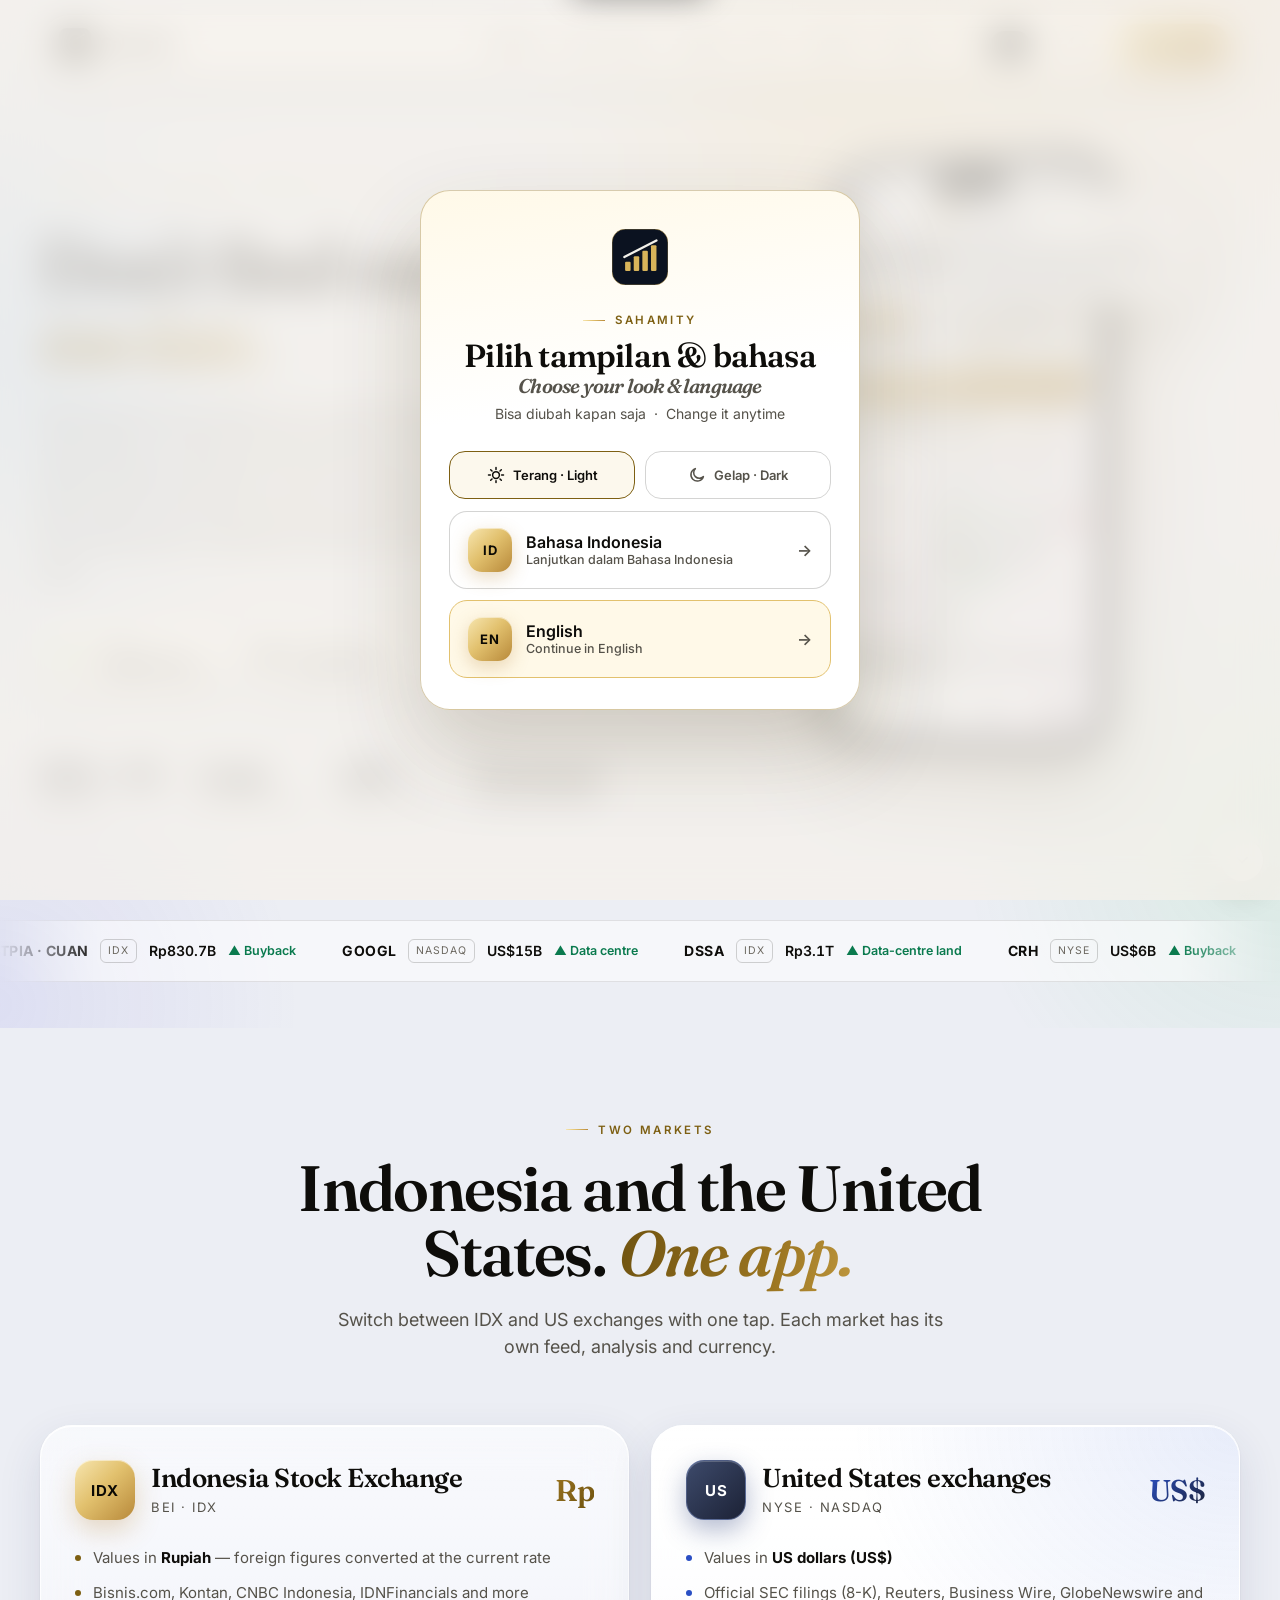
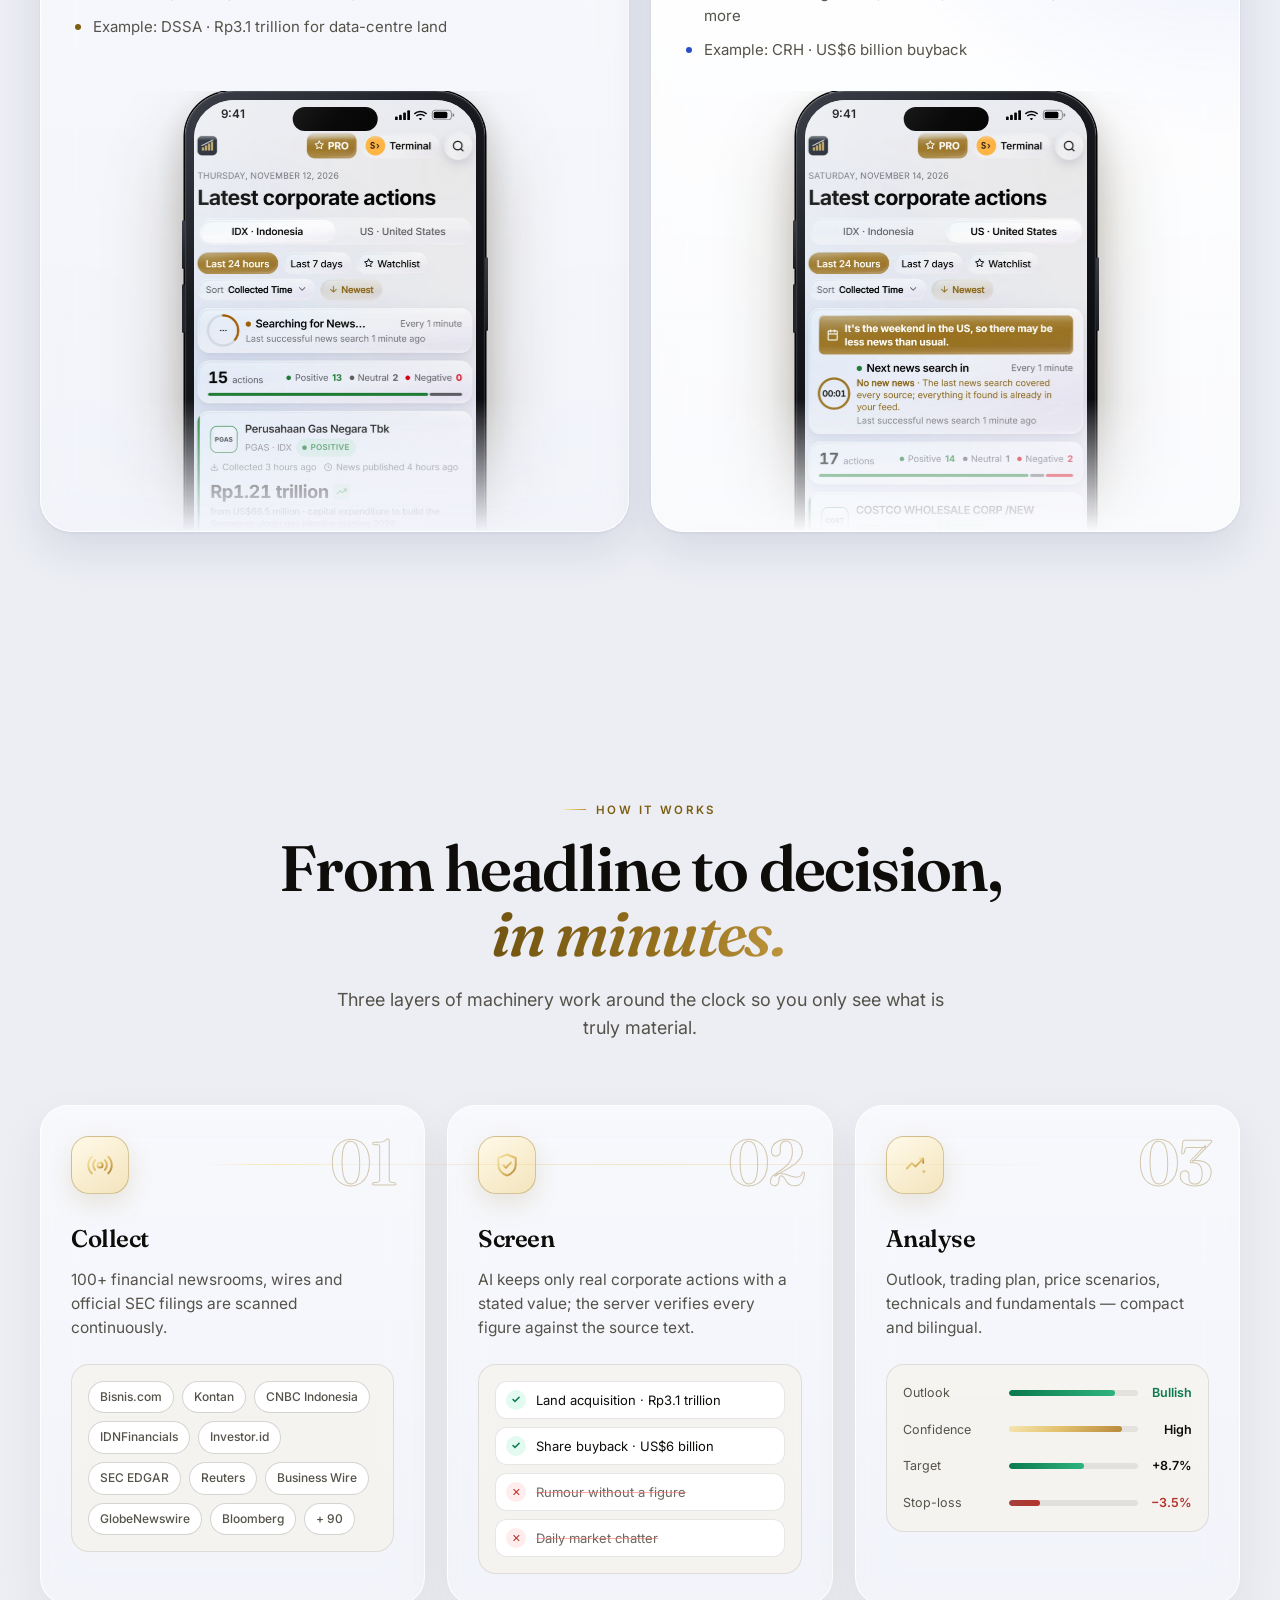
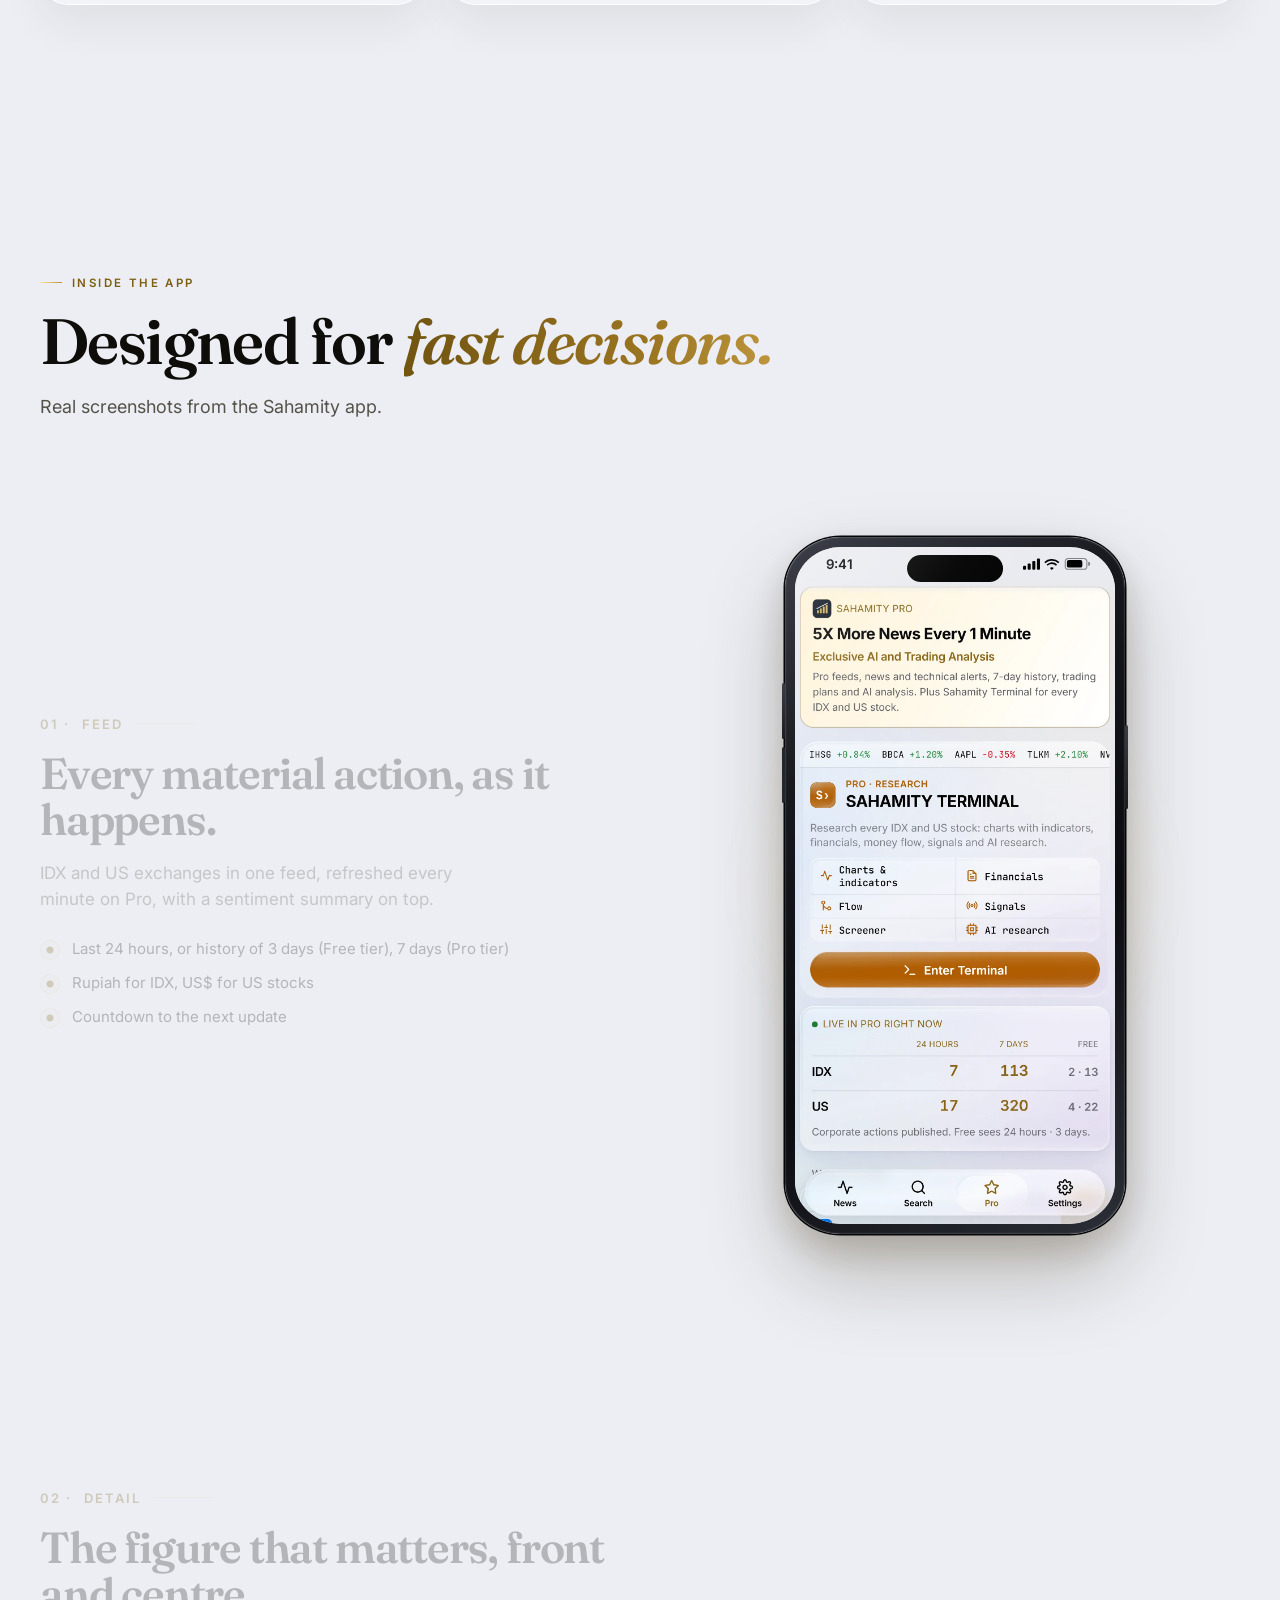
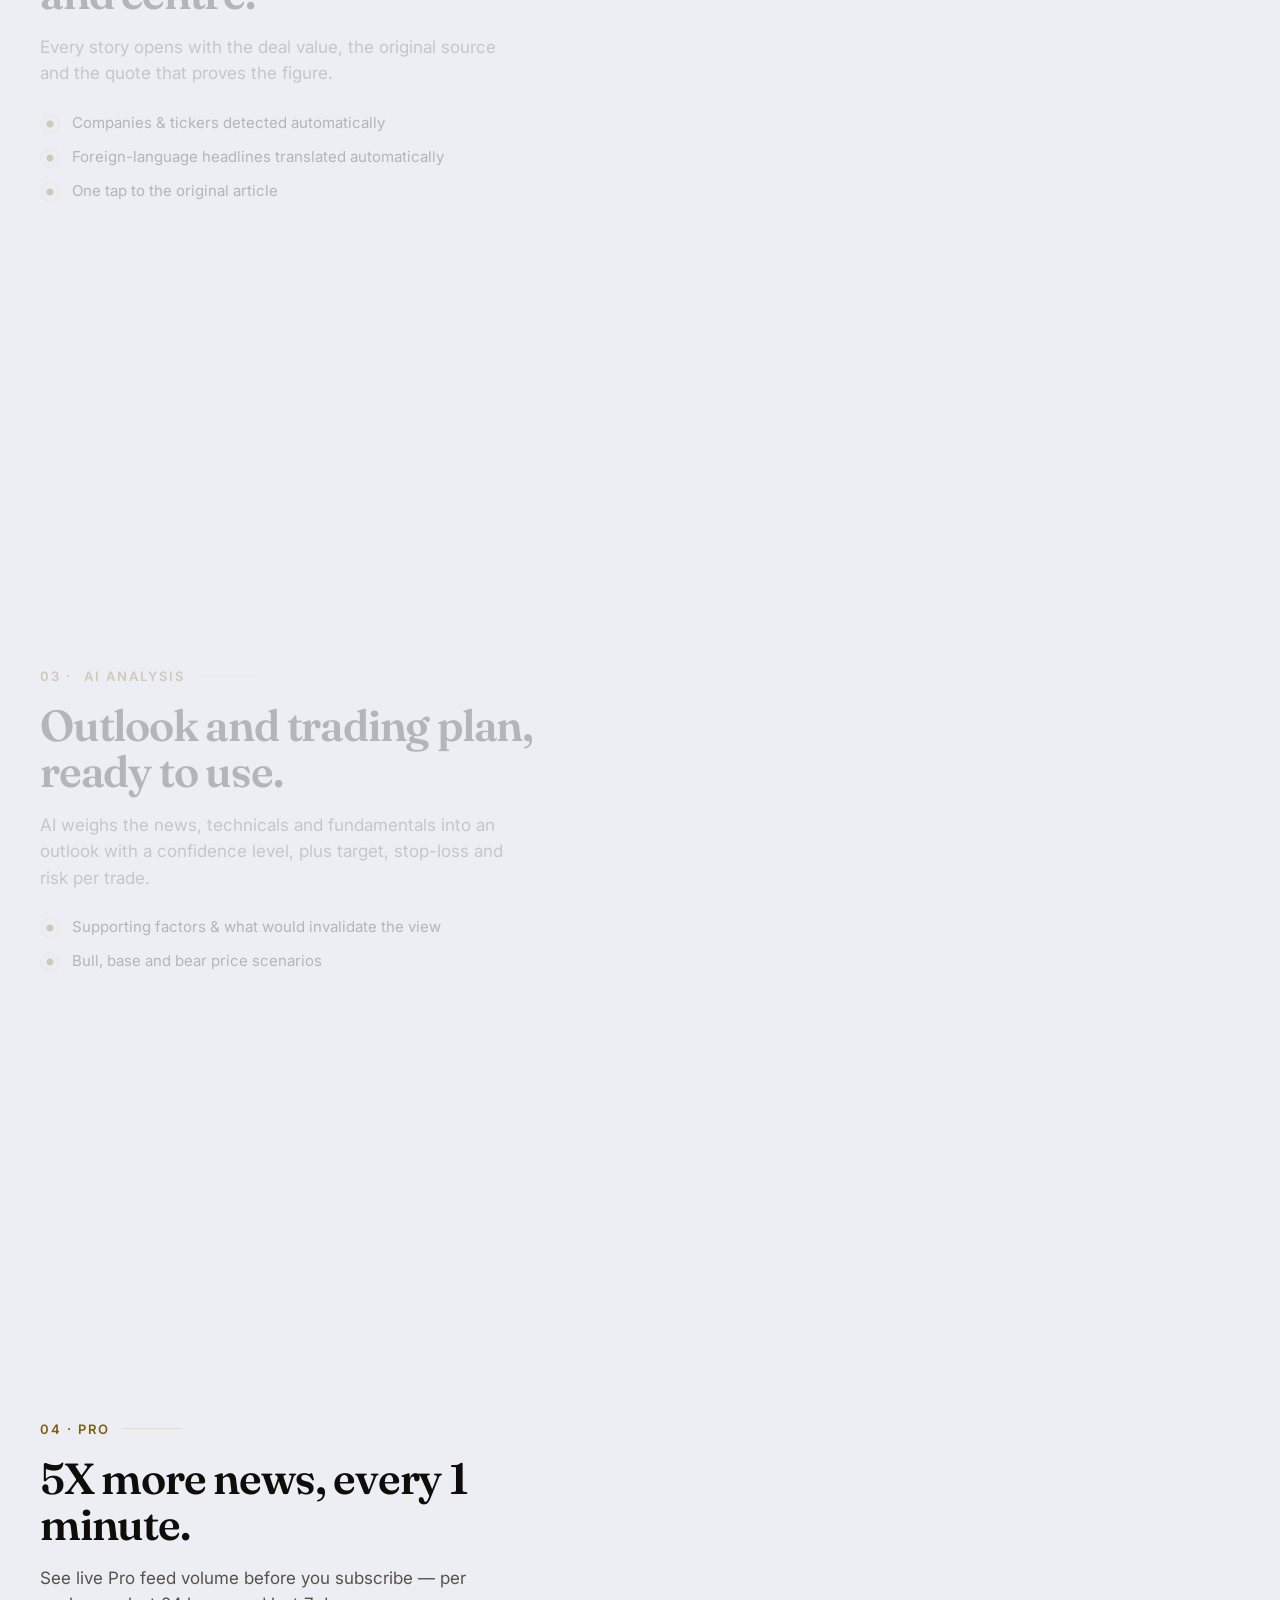
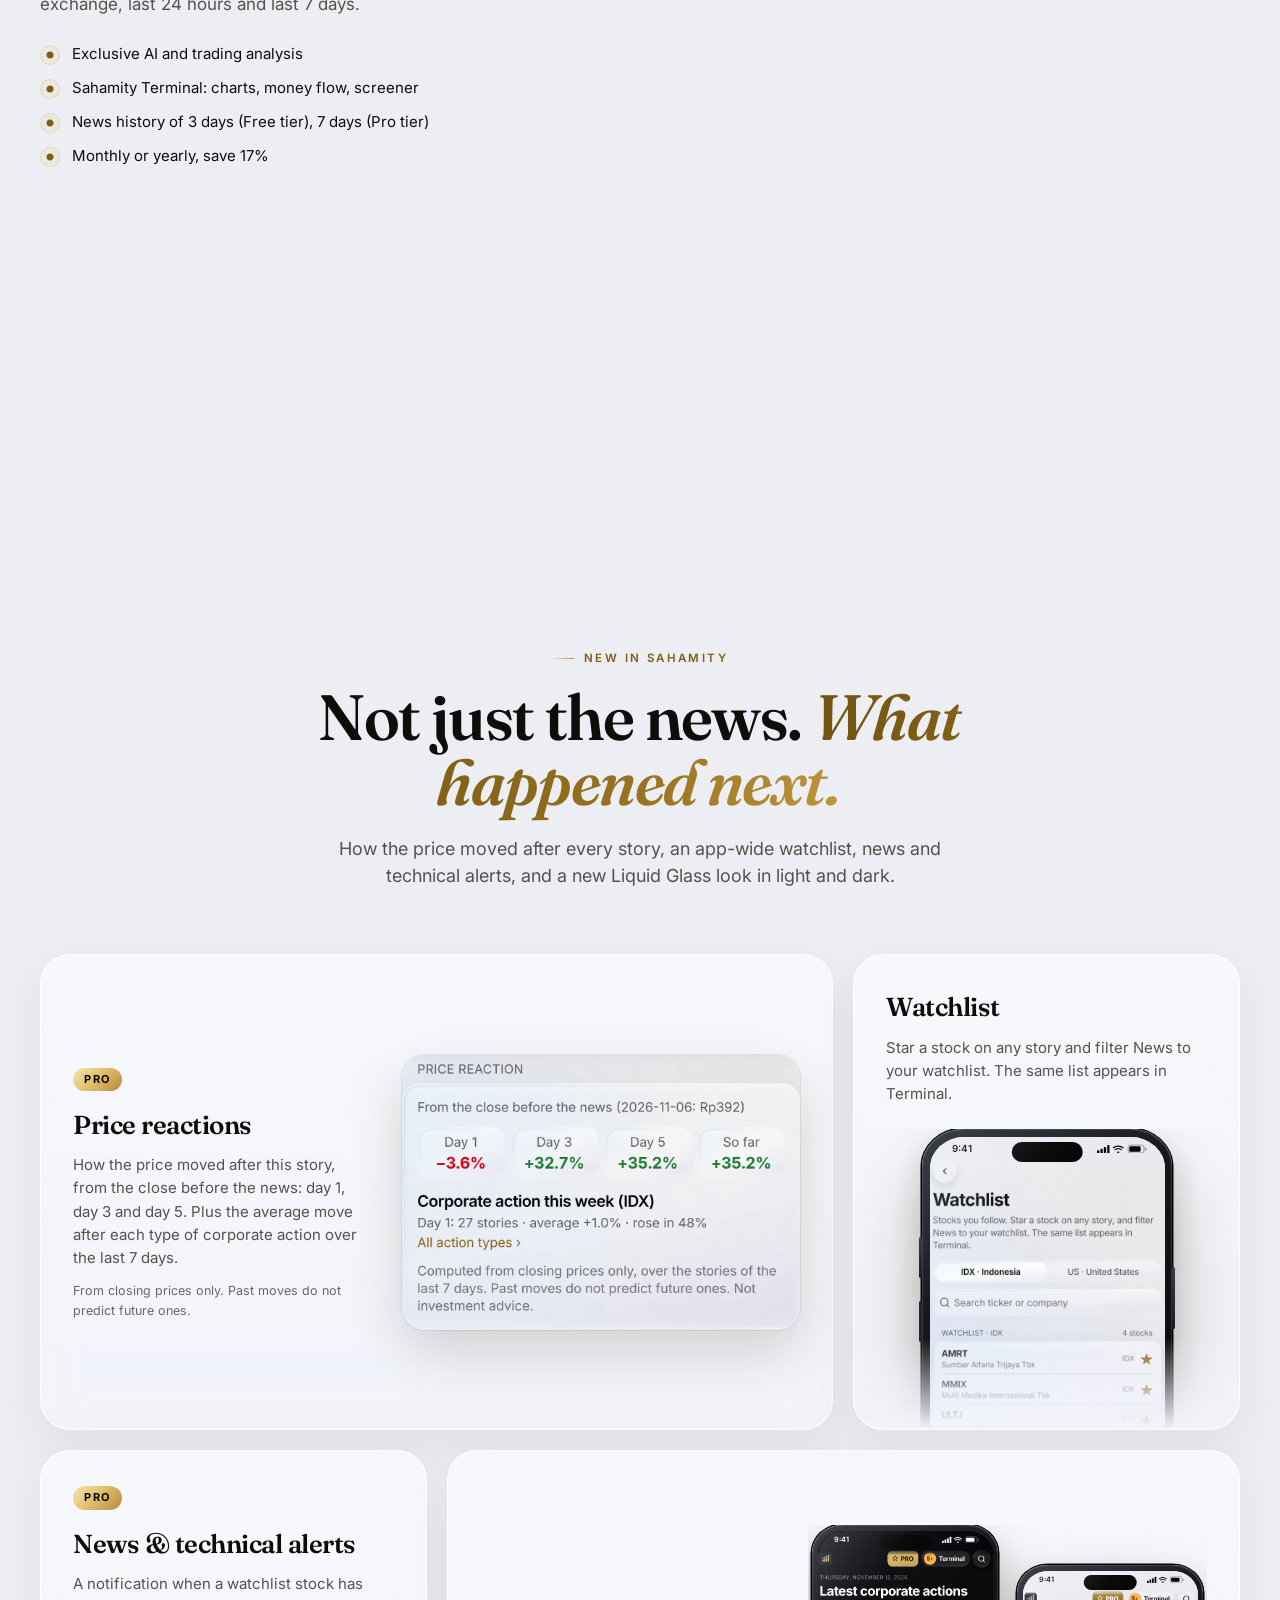
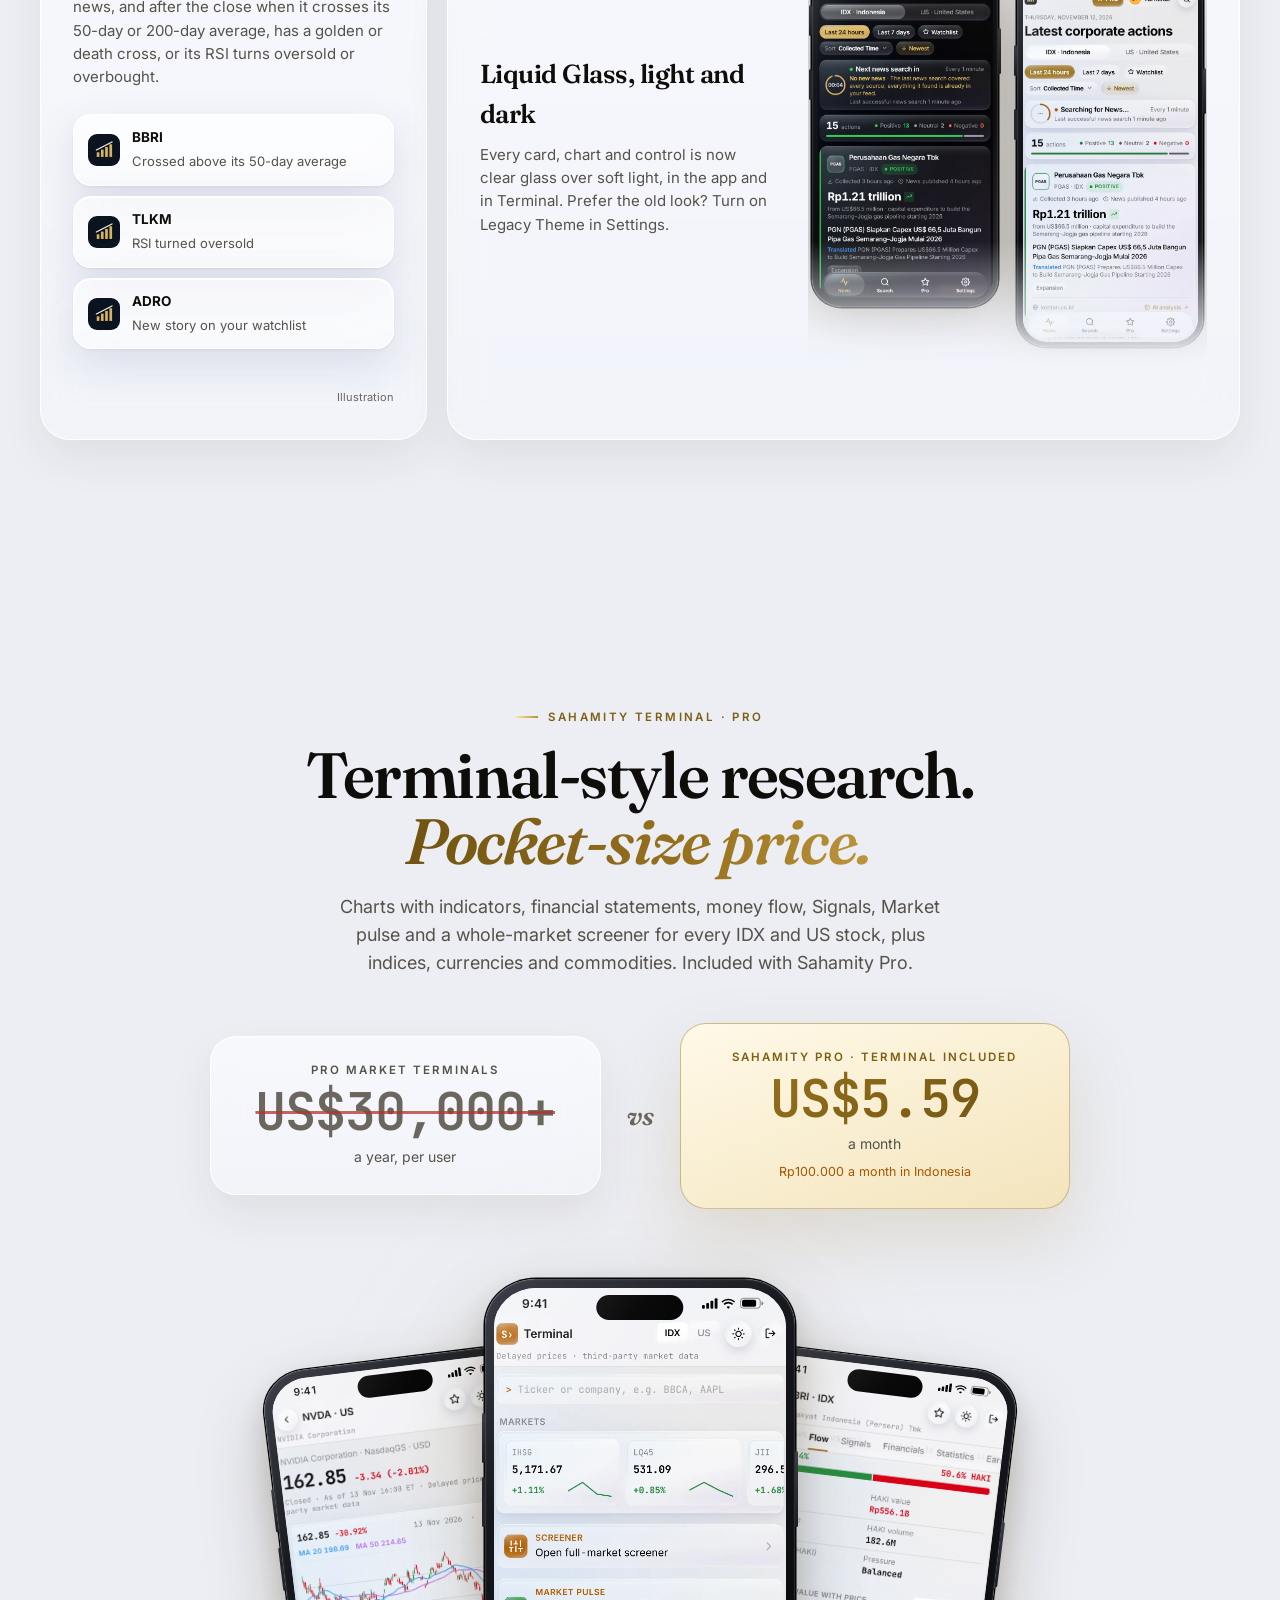
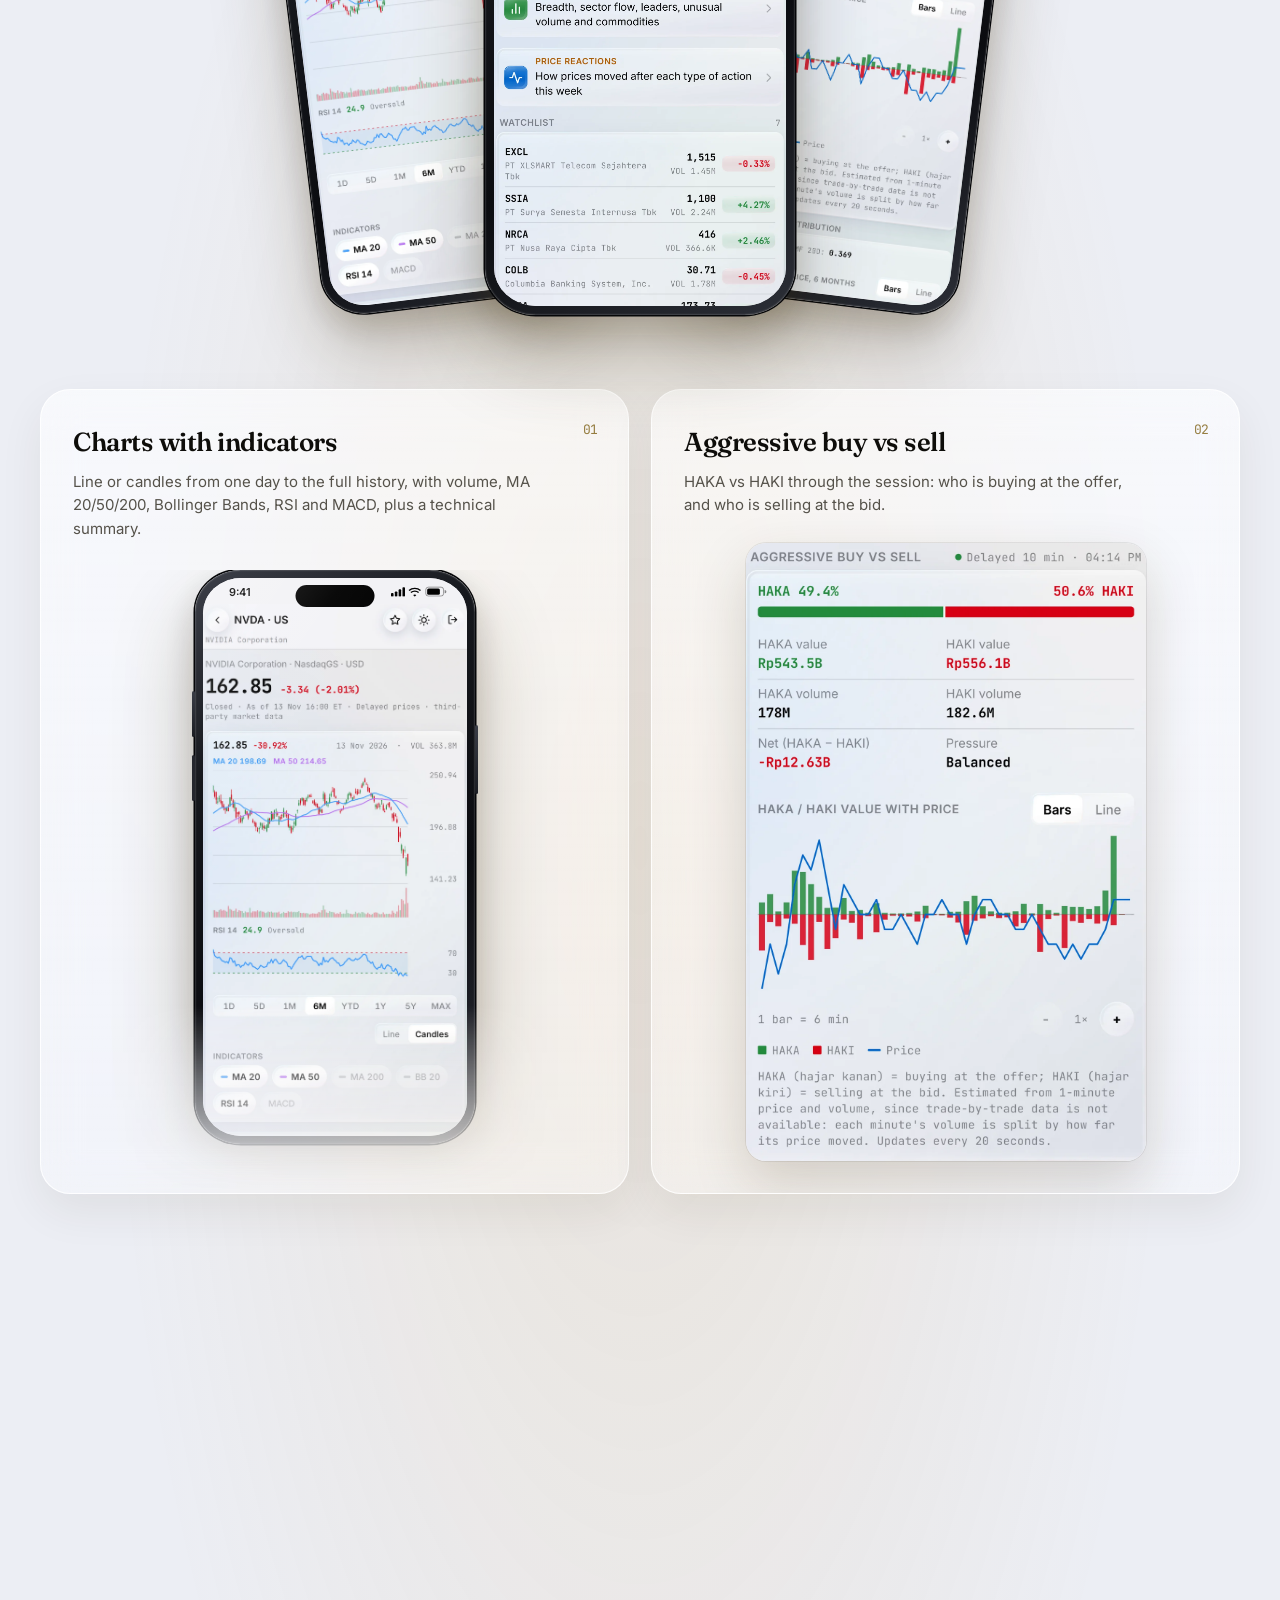
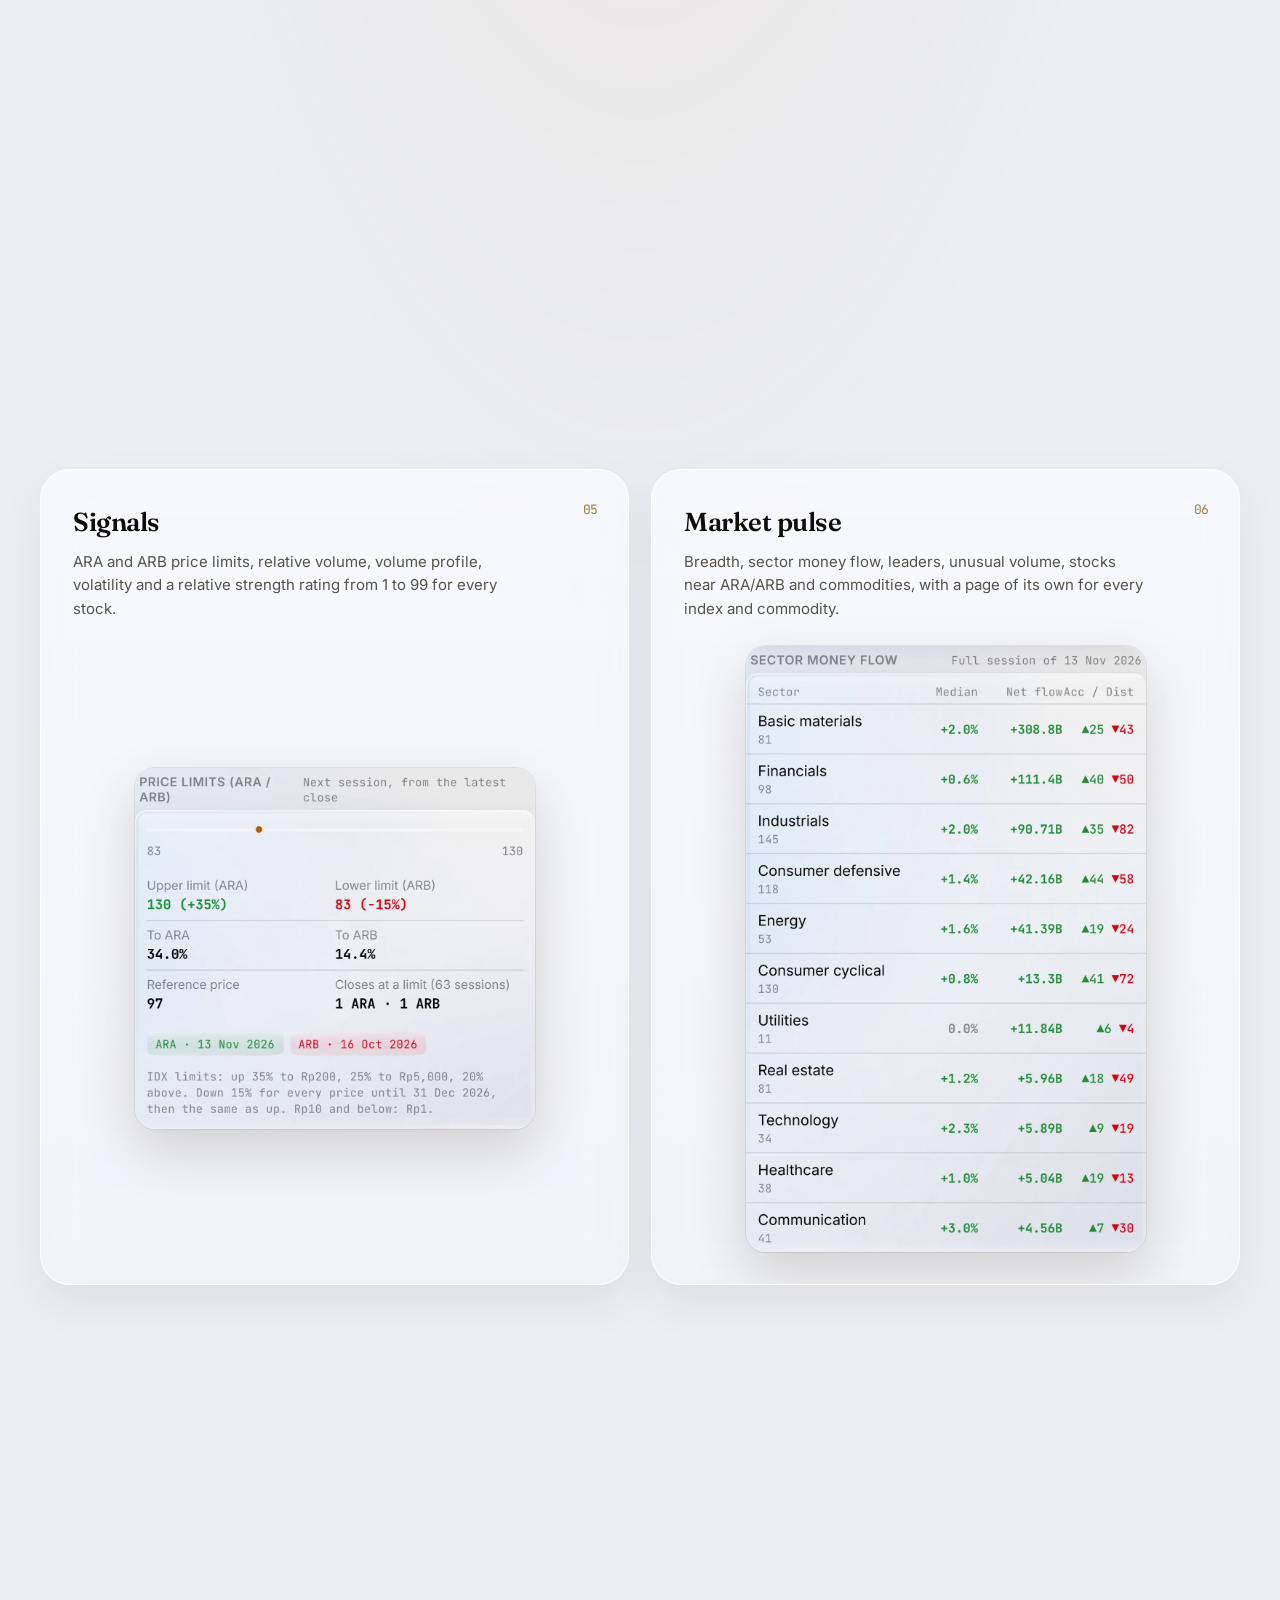
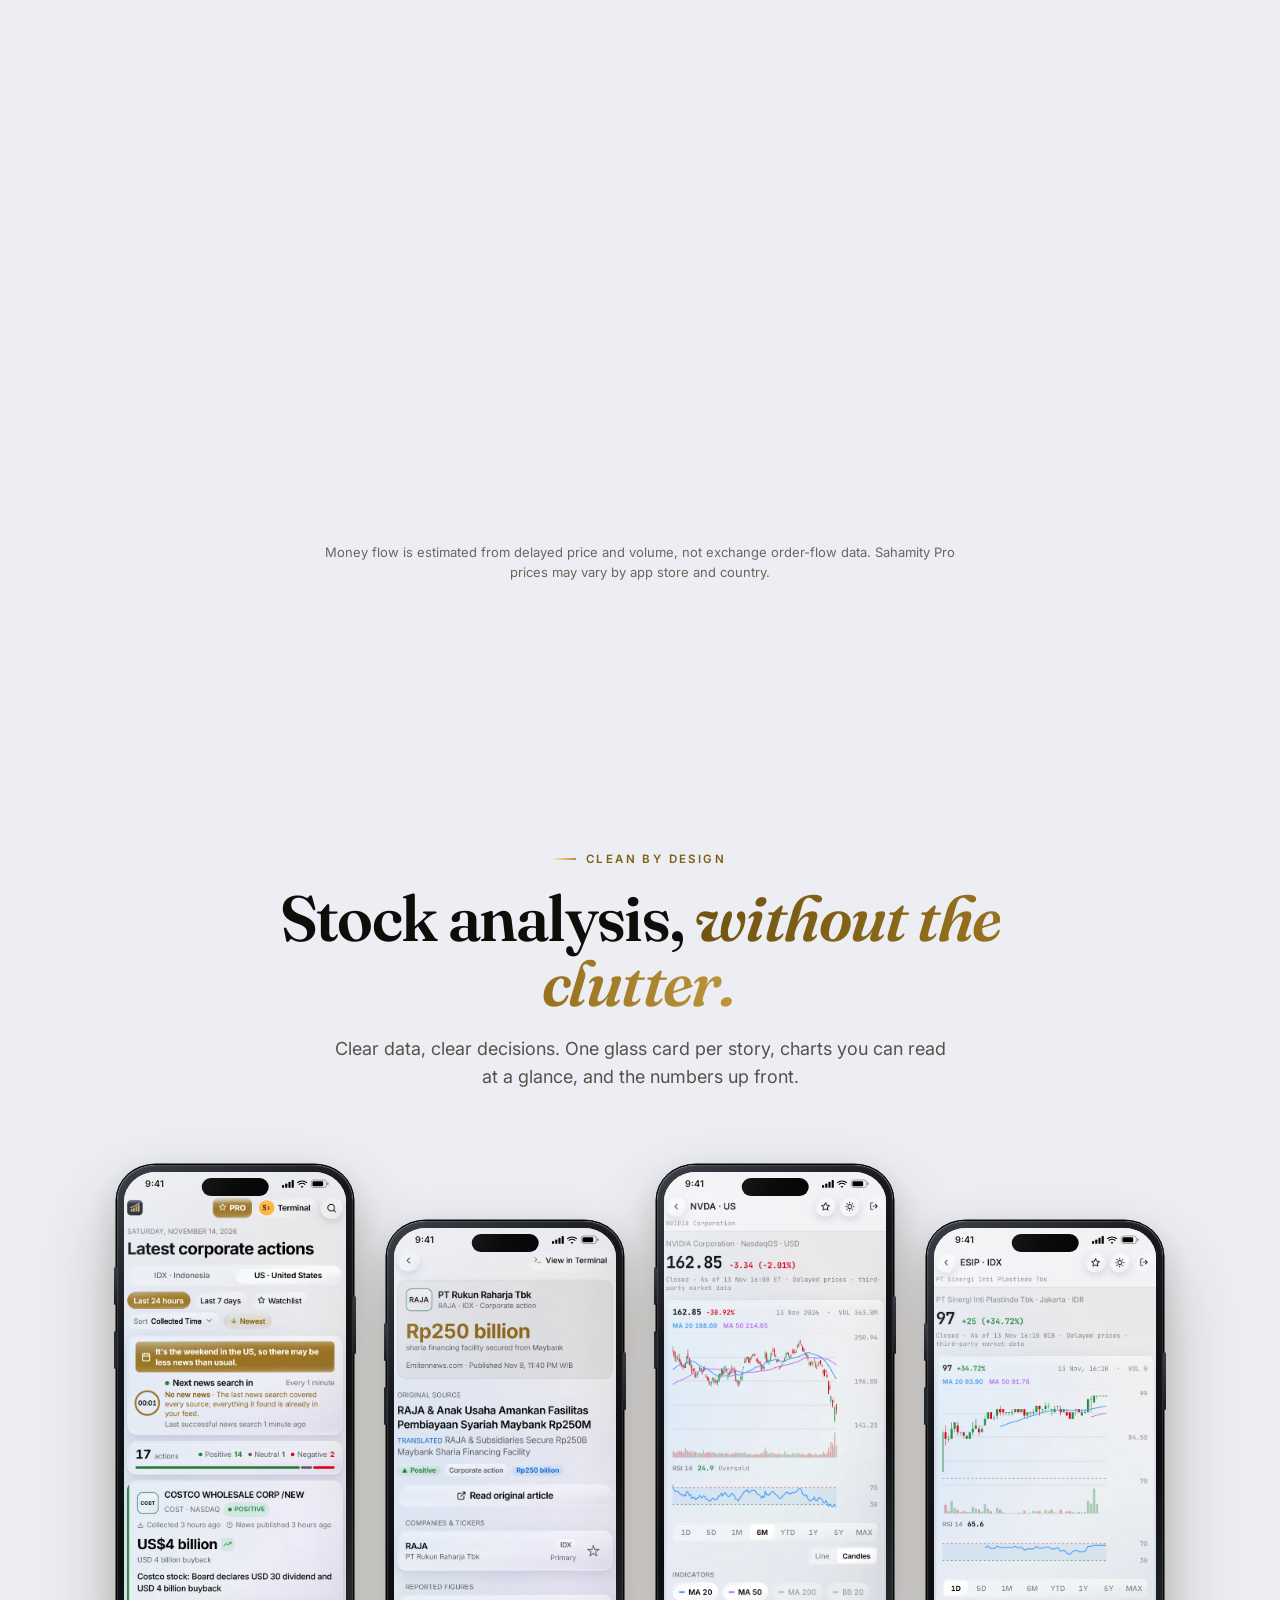
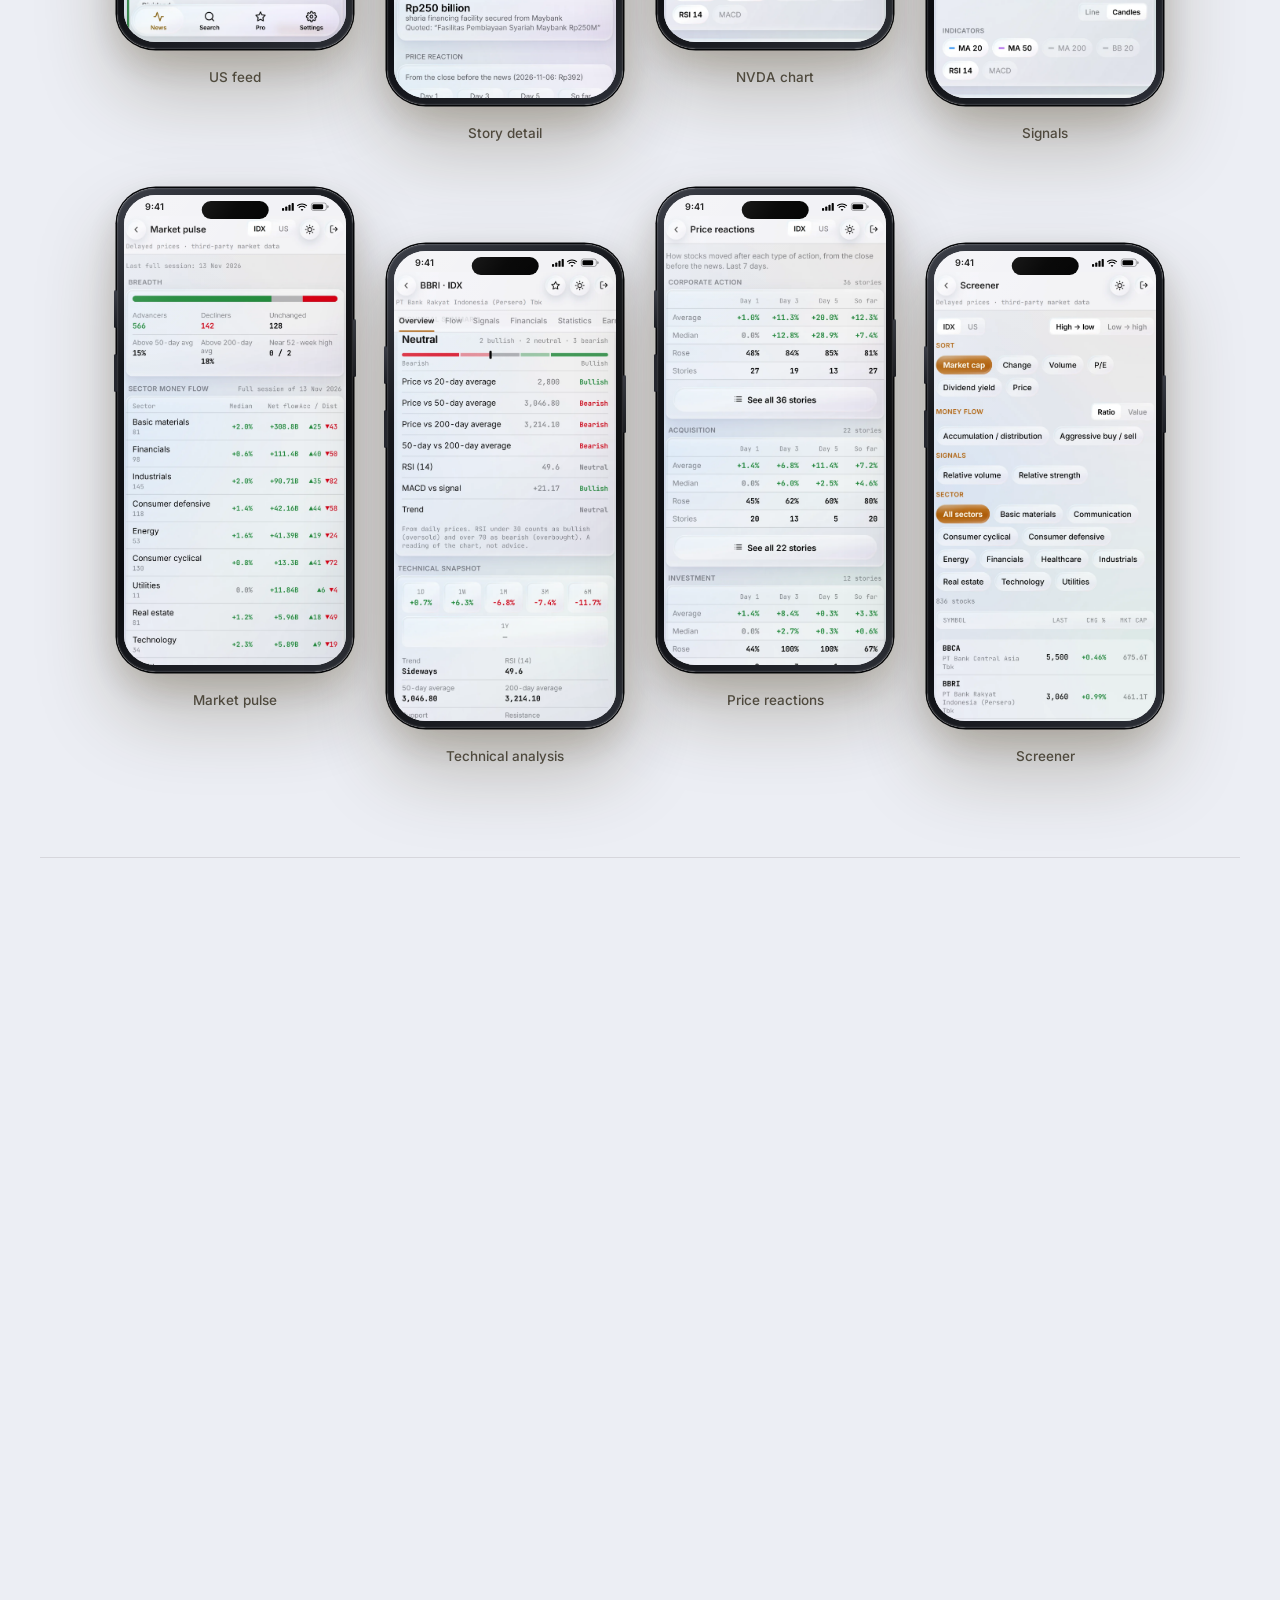
<file: index.html>
<!doctype html>
<html lang="id" data-lang="id" data-shots="1c71bfae0c">
<head>
  <meta charset="utf-8" />
  <meta name="viewport" content="width=device-width, initial-scale=1" />
  <title>Sahamity — Don't find out too late</title>
  <meta name="description" content="Corporate actions on IDX and US stocks, found within minutes and analysed by AI, with price reactions, watchlist and technical alerts, plus Sahamity Terminal: charts with indicators, money flow, Signals, Market pulse and a whole-market screener." />
  <meta name="theme-color" content="#040508" />
  <meta property="og:title" content="Sahamity — Don't find out too late" />
  <meta property="og:description" content="IDX and US corporate actions within minutes, AI trading plans, price reactions and alerts, and Sahamity Terminal for charts, money flow and signals." />
  <meta property="og:type" content="website" />
  <meta property="og:url" content="https://sahamity.com/" />
  <meta property="og:site_name" content="Sahamity" />
  <meta property="og:locale" content="id_ID" />
  <meta property="og:locale:alternate" content="en_US" />
  <meta property="og:image" content="https://sahamity.com/og-image.jpg?v=0f80345341" />
  <meta property="og:image:width" content="1200" />
  <meta property="og:image:height" content="630" />
  <meta property="og:image:alt" content="Sahamity: News. AI. Terminal. Corporate actions, price reactions and Terminal for IDX and US stocks, shown in the app" />
  <meta name="twitter:card" content="summary_large_image" />
  <link rel="canonical" href="https://sahamity.com/" />
  <link rel="icon" href="/favicon.ico" sizes="48x48" />
  <link rel="icon" href="/favicon-96.png" sizes="96x96" type="image/png" />
  <link rel="icon" href="/favicon-192.png" sizes="192x192" type="image/png" />
  <link rel="icon" href="/favicon.svg" type="image/svg+xml" />
  <link rel="apple-touch-icon" href="/apple-touch-icon.png" />
  <script type="application/ld+json" id="ld-home">
  {
    "@context": "https://schema.org",
    "@graph": [
      {
        "@type": "WebSite",
        "@id": "https://sahamity.com/#website",
        "url": "https://sahamity.com/",
        "name": "Sahamity",
        "inLanguage": ["id", "en"],
        "publisher": { "@id": "https://sahamity.com/#organization" }
      },
      {
        "@type": "Organization",
        "@id": "https://sahamity.com/#organization",
        "name": "Sahamity",
        "url": "https://sahamity.com/",
        "logo": "https://sahamity.com/logo.png",
        "email": "sahamity00@gmail.com"
      }
    ]
  }
  </script>
  <script>(function(){var t;try{t=localStorage.getItem('sahamity.theme')}catch(e){}if(t!=='light'&&t!=='dark')t=window.matchMedia&&matchMedia('(prefers-color-scheme: light)').matches?'light':'dark';document.documentElement.setAttribute('data-theme',t)})()</script>
  <link rel="preconnect" href="https://fonts.googleapis.com" />
  <link rel="preconnect" href="https://fonts.gstatic.com" crossorigin />
  <link href="https://fonts.googleapis.com/css2?family=Fraunces:ital,opsz,wght@0,9..144,600;1,9..144,600&family=Inter:wght@400;500;600;700&family=JetBrains+Mono:wght@500;600&display=swap" rel="stylesheet" />
  <link rel="stylesheet" href="/styles.css?v=202b45cdd3" />
  <script src="/site.js?v=4dcd131e91" defer></script>
</head>
<body>
  <a class="skip-link" href="#markets"><span lang="id">Lewati ke konten</span><span lang="en">Skip to content</span></a>
  <div class="noise" aria-hidden="true"></div>
  <div class="progress" aria-hidden="true"></div>

  <svg width="0" height="0" style="position:absolute" aria-hidden="true">
    <defs>
      <linearGradient id="g-gold" x1="0" y1="0" x2="1" y2="1"><stop offset="0" stop-color="#f7e6b0"/><stop offset=".5" stop-color="#e2c16e"/><stop offset="1" stop-color="#b8893a"/></linearGradient>
      <symbol id="mark" viewBox="0 0 100 100"><rect width="100" height="100" rx="24" fill="#0B1220" stroke="rgba(216,180,90,.55)" stroke-width="1.5"/><rect x="23.4" y="58.4" width="9.8" height="16.8" rx="2" fill="#D8B45A"/><rect x="38.8" y="48.6" width="9.8" height="26.6" rx="2" fill="#D8B45A"/><rect x="54.2" y="38.8" width="9.8" height="36.4" rx="2" fill="#D8B45A"/><rect x="69.6" y="29" width="9.8" height="46.2" rx="2" fill="#D8B45A"/><line x1="22" y1="50" x2="79.4" y2="20.6" stroke="#F3F1EA" stroke-width="4.2" stroke-linecap="round"/></symbol>
      <symbol id="status-icons" viewBox="0 0 66 12"><g fill="currentColor"><rect x="0" y="8" width="3" height="4" rx="1"/><rect x="4.5" y="6" width="3" height="6" rx="1"/><rect x="9" y="3.5" width="3" height="8.5" rx="1"/><rect x="13.5" y="1" width="3" height="11" rx="1"/><path d="M28 3.2a9 9 0 0 1 6.2 2.4l1.1-1.2A10.6 10.6 0 0 0 28 1.6a10.6 10.6 0 0 0-7.3 2.8l1.1 1.2A9 9 0 0 1 28 3.2Zm0 3.2a5.9 5.9 0 0 1 4 1.6l1.1-1.2A7.5 7.5 0 0 0 28 4.8a7.5 7.5 0 0 0-5.1 2l1.1 1.2a5.9 5.9 0 0 1 4-1.6Zm0 3.1c.7 0 1.4.3 1.9.7L28 12.2l-1.9-2a2.8 2.8 0 0 1 1.9-.7Z"/><rect x="41" y="1" width="21" height="10.5" rx="3" fill="none" stroke="currentColor" stroke-opacity=".45"/><rect x="42.6" y="2.6" width="15" height="7.3" rx="1.8"/><path d="M63.3 4.3v4a1.9 1.9 0 0 0 0-4Z" fill-opacity=".45"/></g></symbol>
    </defs>
  </svg>

  <div class="langpick" id="langpick" role="dialog" aria-modal="true" aria-labelledby="lp-title" hidden>
    <div class="card">
      <svg class="mark" aria-hidden="true"><use href="#mark"/></svg>
      <span class="kicker">Sahamity</span>
      <h2 id="lp-title">Pilih tampilan &amp; bahasa<em>Choose your look &amp; language</em></h2>
      <p>Bisa diubah kapan saja &nbsp;·&nbsp; Change it anytime</p>
      <div class="theme-pick" role="group" aria-label="Tampilan / Appearance">
        <button type="button" data-set-theme="light" aria-pressed="false"><svg class="sun" width="18" height="18" viewBox="0 0 24 24" fill="none" stroke="currentColor" stroke-width="2" stroke-linecap="round" aria-hidden="true"><circle cx="12" cy="12" r="4.5"/><path d="M12 2v2.5M12 19.5V22M2 12h2.5M19.5 12H22M4.9 4.9l1.8 1.8M17.3 17.3l1.8 1.8M4.9 19.1l1.8-1.8M17.3 6.7l1.8-1.8"/></svg>Terang · Light</button>
        <button type="button" data-set-theme="dark" aria-pressed="false"><svg class="moon" width="18" height="18" viewBox="0 0 24 24" fill="none" stroke="currentColor" stroke-width="2" stroke-linecap="round" stroke-linejoin="round" aria-hidden="true"><path d="M20.5 14.2A8.5 8.5 0 1 1 9.8 3.5a7 7 0 0 0 10.7 10.7Z"/></svg>Gelap · Dark</button>
      </div>
      <div class="opts">
        <button type="button" data-pick-lang="id"><span class="flag">ID</span><span>Bahasa Indonesia<small>Lanjutkan dalam Bahasa Indonesia</small></span></button>
        <button type="button" data-pick-lang="en"><span class="flag">EN</span><span>English<small>Continue in English</small></span></button>
      </div>
    </div>
  </div>

  <header class="nav">
    <div class="wrap bar">
      <a class="brand" href="/" aria-label="Sahamity"><svg width="32" height="32" aria-hidden="true"><use href="#mark"/></svg>Sahamity</a>
      <span class="spacer"></span>
      <a class="link" href="#markets"><span lang="id">Pasar</span><span lang="en">Markets</span></a>
      <a class="link" href="#how"><span lang="id">Cara kerja</span><span lang="en">How it works</span></a>
      <a class="link" href="#tour"><span lang="id">Aplikasi</span><span lang="en">The app</span></a>
      <a class="link" href="#new"><span lang="id">Baru</span><span lang="en">New</span></a>
      <a class="link" href="#terminal">Terminal</a>
      <a class="link" href="#pricing"><span lang="id">Harga</span><span lang="en">Pricing</span></a>
      <div class="lang" role="group" aria-label="Language">
        <button type="button" data-set-lang="id" aria-pressed="true">ID</button>
        <button type="button" data-set-lang="en" aria-pressed="false">EN</button>
      </div>
      <button type="button" class="theme-btn" data-toggle-theme aria-label="Mode terang atau gelap / Light or dark mode"><svg class="sun" width="18" height="18" viewBox="0 0 24 24" fill="none" stroke="currentColor" stroke-width="2" stroke-linecap="round" aria-hidden="true"><circle cx="12" cy="12" r="4.5"/><path d="M12 2v2.5M12 19.5V22M2 12h2.5M19.5 12H22M4.9 4.9l1.8 1.8M17.3 17.3l1.8 1.8M4.9 19.1l1.8-1.8M17.3 6.7l1.8-1.8"/></svg><svg class="moon" width="18" height="18" viewBox="0 0 24 24" fill="none" stroke="currentColor" stroke-width="2" stroke-linecap="round" stroke-linejoin="round" aria-hidden="true"><path d="M20.5 14.2A8.5 8.5 0 1 1 9.8 3.5a7 7 0 0 0 10.7 10.7Z"/></svg></button>
      <a class="btn btn-gold get" href="#download"><span lang="id">Unduh</span><span lang="en">Get the app</span></a>
    </div>
  </header>

  <main>
    <!-- ───── Hero ───── -->
    <section class="hero" id="top" data-name-id="Beranda" data-name-en="Home">
      <div class="aurora" aria-hidden="true"><i></i><i></i><i></i></div>
      <div class="grid-lines" aria-hidden="true"></div>
      <div class="spot" aria-hidden="true"></div>
      <div class="wrap">
        <div>
          <div class="reveal"><span class="live-pill"><span class="dot"></span><span lang="id"><b>Langsung</b> · BEI &amp; bursa AS, diperbarui tiap menit</span><span lang="en"><b>Live</b> · IDX &amp; US exchanges, refreshed every minute</span></span></div>
          <h1 class="split">
            <span lang="id">Jangan tahu <span class="grad">terlambat.</span></span>
            <span lang="en">Don't find out <span class="grad">too late.</span></span>
          </h1>
          <p class="lede reveal" style="--d:.35s">
            <span lang="id">Harga sudah bergerak, Anda baru tahu? Sahamity menemukan akuisisi, kontrak, dan buyback saham BEI dan AS dalam hitungan menit dari 100+ sumber tepercaya, menganalisisnya dengan AI, lalu menunjukkan reaksi harga, grafik, dan arus dananya di Sahamity Terminal, kini dengan tampilan kaca baru.</span>
            <span lang="en">Did the price move before you heard? Sahamity finds acquisitions, contracts and buybacks on IDX and US stocks within minutes from 100+ trusted sources, analyses them with AI, then shows the price reaction, the chart and the money flow in Sahamity Terminal, now in a new glass look.</span>
          </p>
          <div class="cta reveal" style="--d:.5s"><a class="store primary" href="#" data-store="play" aria-label="Google Play">
              <svg width="26" height="26" viewBox="0 0 24 24" aria-hidden="true"><path fill="#34A853" d="M3.6 1.8 13.8 12 3.6 22.2c-.4-.2-.6-.6-.6-1.1V2.9c0-.5.2-.9.6-1.1Z"/><path fill="#FBBC04" d="m18.5 9.5 3 1.7c.8.5.8 1.6 0 2.1l-3 1.7-2.6-2.7 2.6-2.8Z"/><path fill="#EA4335" d="m14.9 13.1 2.4 2.4-11 6.3 8.6-8.7Z"/><path fill="#4285F4" d="m6.3 2.2 11 6.3-2.4 2.4-8.6-8.7Z"/></svg>
              <span><small><span lang="id">Pasang di</span><span lang="en">Get it on</span></small>Google Play</span>
            </a>
            <a class="store" href="#" data-store="ios" aria-label="App Store">
              <svg width="24" height="26" viewBox="0 0 24 24" fill="currentColor" aria-hidden="true"><path d="M16.4 12.6c0-2.6 2.1-3.8 2.2-3.9-1.2-1.8-3.1-2-3.7-2-1.6-.2-3.1.9-3.9.9-.8 0-2-.9-3.4-.9-1.7 0-3.3 1-4.2 2.6-1.8 3.1-.5 7.7 1.3 10.2.9 1.2 1.9 2.6 3.2 2.6 1.3-.1 1.8-.8 3.3-.8 1.6 0 2 .8 3.4.8 1.4 0 2.3-1.3 3.1-2.5 1-1.4 1.4-2.8 1.4-2.9-.1 0-2.7-1-2.7-4.1ZM13.9 5c.7-.9 1.2-2 1.1-3.2-1 0-2.3.7-3 1.6-.7.8-1.2 2-1.1 3.1 1.1.1 2.3-.6 3-1.5Z"/></svg>
              <span><small><span lang="id">Unduh di</span><span lang="en">Download on the</span></small>App Store</span>
            </a></div>
          <div class="trust reveal" style="--d:.65s">
            <div><b>IDX + US</b><span>Rp &amp; US$</span></div>
            <div><b>1 min</b><span lang="id">siklus pembaruan Pro</span><span lang="en">Pro refresh cycle</span></div>
            <div><b>100+</b><span lang="id">sumber tepercaya</span><span lang="en">trusted sources</span></div>
            <div><b>Terminal</b><span lang="id">grafik &amp; arus dana</span><span lang="en">charts &amp; money flow</span></div>
          </div>
        </div>

        <div class="stage reveal" style="--d:.2s" id="stage">
          <div class="ring" aria-hidden="true"></div>
          <div class="ring r2" aria-hidden="true"></div>
          <div class="halo" aria-hidden="true"></div>
          <div class="tilt">
            <div class="device float">
              <div class="screen">
                <div class="island"></div>
                <div class="status"><span>9:41</span><svg width="62" height="12" aria-hidden="true"><use href="#status-icons"/></svg></div>
                <div class="shot cycle" id="hero-shot">
                  <img class="on" data-mkt="idx" lang="id" data-shot="feed-id" alt="Feed Sahamity: aksi korporasi terbaru di BEI" fetchpriority="high" />
                  <img class="on" data-mkt="idx" lang="en" data-shot="feed-en" alt="Sahamity feed: latest IDX corporate actions" />
                  <img data-mkt="us" lang="id" data-shot="feed-us-id" alt="Feed Sahamity: aksi korporasi terbaru di bursa AS" />
                  <img data-mkt="us" lang="en" data-shot="feed-us-en" alt="Sahamity feed: latest US corporate actions" />
                </div>
                <div class="glare"></div>
              </div>
            </div>
            <div class="comp a float d2">
              <img lang="id" data-shot="c-outlook-id" alt="Prospek AI dengan tingkat keyakinan" />
              <img lang="en" data-shot="c-outlook-en" alt="AI outlook with a confidence level" />
            </div>
            <div class="comp b float d3 fade-foot">
              <img lang="id" data-shot="c-feed-id" alt="Kartu berita Sahamity: aksi korporasi, nilainya, dan ringkasannya" />
              <img lang="en" data-shot="c-feed-en" alt="Sahamity news card: the corporate action, its value and a summary" />
            </div>
          </div>
        </div>
      </div>
    </section>

    <!-- ───── Ticker tape: recent events from the feed ───── -->
    <div class="tape" aria-label="Recent corporate actions">
      <div class="tape-track" id="tape">
        <div class="tick"><b>TPIA · CUAN</b><span class="ex">IDX</span><span class="v"><span lang="id">Rp830,7 M</span><span lang="en">Rp830.7B</span></span><span class="up"><span lang="id">▲ Buyback</span><span lang="en">▲ Buyback</span></span></div>
        <div class="tick"><b>GOOGL</b><span class="ex">NASDAQ</span><span class="v"><span lang="id">US$15 M</span><span lang="en">US$15B</span></span><span class="up"><span lang="id">▲ Pusat data</span><span lang="en">▲ Data centre</span></span></div>
        <div class="tick"><b>DSSA</b><span class="ex">IDX</span><span class="v"><span lang="id">Rp3,1 T</span><span lang="en">Rp3.1T</span></span><span class="up"><span lang="id">▲ Investasi pusat data</span><span lang="en">▲ Data-centre land</span></span></div>
        <div class="tick"><b>CRH</b><span class="ex">NYSE</span><span class="v"><span lang="id">US$6 M</span><span lang="en">US$6B</span></span><span class="up"><span lang="id">▲ Buyback</span><span lang="en">▲ Buyback</span></span></div>
        <div class="tick"><b>GOTO</b><span class="ex">IDX</span><span class="v"><span lang="id">Rp2,5 T</span><span lang="en">Rp2.5T</span></span><span class="up"><span lang="id">▲ Buyback</span><span lang="en">▲ Buyback</span></span></div>
        <div class="tick"><b>DXCM</b><span class="ex">NASDAQ</span><span class="v"><span lang="id">US$1 M</span><span lang="en">US$1B</span></span><span class="up"><span lang="id">▲ Buyback</span><span lang="en">▲ Buyback</span></span></div>
        <div class="tick"><b>EMAS</b><span class="ex">IDX</span><span class="v"><span lang="id">US$11,4 jt</span><span lang="en">US$11.4M</span></span><span class="up"><span lang="id">▲ Eksplorasi</span><span lang="en">▲ Exploration</span></span></div>
        <div class="tick"><b>VICI</b><span class="ex">NYSE</span><span class="v"><span lang="id">US$2 M</span><span lang="en">US$2B</span></span><span class="up"><span lang="id">▲ Buyback</span><span lang="en">▲ Buyback</span></span></div>
        <div class="tick"><b>DEWA</b><span class="ex">IDX</span><span class="v"><span lang="id">Rp149 M</span><span lang="en">Rp149B</span></span><span class="up"><span lang="id">▲ Kredit</span><span lang="en">▲ Credit line</span></span></div>
        <div class="tick"><b>MHK</b><span class="ex">NYSE</span><span class="v"><span lang="id">US$500 jt</span><span lang="en">US$500M</span></span><span class="up"><span lang="id">▲ Buyback</span><span lang="en">▲ Buyback</span></span></div>
        <div class="tick"><b>WBSA</b><span class="ex">IDX</span><span class="v"><span lang="id">Rp24 M</span><span lang="en">Rp24B</span></span><span class="up"><span lang="id">▲ Beli kapal</span><span lang="en">▲ Vessel purchase</span></span></div>
        <div class="tick"><b>GBCI</b><span class="ex">NYSE</span><span class="v"><span lang="id">US$200 jt</span><span lang="en">US$200M</span></span><span class="up"><span lang="id">▲ Buyback</span><span lang="en">▲ Buyback</span></span></div>
        <div class="tick"><b>MFIN</b><span class="ex">NASDAQ</span><span class="v"><span lang="id">US$40 jt</span><span lang="en">US$40M</span></span><span class="up"><span lang="id">▲ Buyback</span><span lang="en">▲ Buyback</span></span></div>
      </div>
    </div>

    <!-- ───── Two markets ───── -->
    <section id="markets" data-name-id="Pasar" data-name-en="Markets">
      <div class="wrap">
        <div class="section-head center reveal">
          <span class="kicker"><span lang="id">Dua bursa</span><span lang="en">Two markets</span></span>
          <h2><span lang="id">Indonesia dan Amerika Serikat. <span class="grad">Satu aplikasi.</span></span><span lang="en">Indonesia and the United States. <span class="grad">One app.</span></span></h2>
          <p><span lang="id">Beralih antara BEI dan bursa AS dengan satu ketukan. Setiap pasar punya feed, analisis, dan mata uangnya sendiri.</span><span lang="en">Switch between IDX and US exchanges with one tap. Each market has its own feed, analysis and currency.</span></p>
        </div>
        <div class="markets">
          <article class="market reveal">
            <div class="mk-head">
              <span class="mk-code">IDX</span>
              <div><h3><span lang="id">Bursa Efek Indonesia</span><span lang="en">Indonesia Stock Exchange</span></h3><div class="mk-sub">BEI · IDX</div></div>
              <span class="cur">Rp</span>
            </div>
            <ul>
              <li><span lang="id">Nilai dalam <b>Rupiah</b> — angka asing dikonversi dengan kurs terkini</span><span lang="en">Values in <b>Rupiah</b> — foreign figures converted at the current rate</span></li>
              <li><span lang="id">Bisnis.com, Kontan, CNBC Indonesia, IDNFinancials, dan lainnya</span><span lang="en">Bisnis.com, Kontan, CNBC Indonesia, IDNFinancials and more</span></li>
              <li><span lang="id">Contoh: DSSA · Rp3,1 triliun untuk lahan pusat data</span><span lang="en">Example: DSSA · Rp3.1 trillion for data-centre land</span></li>
            </ul>
            <div class="mk-phone"><div class="device"><div class="screen"><div class="island"></div><div class="status"><span>9:41</span><svg width="62" height="12" aria-hidden="true"><use href="#status-icons"/></svg></div><div class="shot"><img lang="id" data-shot="feed-id" alt="Feed BEI" loading="lazy" /><img lang="en" data-shot="feed-en" alt="IDX feed" loading="lazy" /></div><div class="glare"></div></div></div></div>
          </article>
          <article class="market us reveal" style="--d:.12s">
            <div class="mk-head">
              <span class="mk-code">US</span>
              <div><h3><span lang="id">Bursa Amerika Serikat</span><span lang="en">United States exchanges</span></h3><div class="mk-sub">NYSE · NASDAQ</div></div>
              <span class="cur">US$</span>
            </div>
            <ul>
              <li><span lang="id">Nilai dalam <b>dolar AS (US$)</b></span><span lang="en">Values in <b>US dollars (US$)</b></span></li>
              <li><span lang="id">Laporan resmi SEC (8-K), Reuters, Business Wire, GlobeNewswire, dan lainnya</span><span lang="en">Official SEC filings (8-K), Reuters, Business Wire, GlobeNewswire and more</span></li>
              <li><span lang="id">Contoh: CRH · buyback US$6 miliar</span><span lang="en">Example: CRH · US$6 billion buyback</span></li>
            </ul>
            <div class="mk-phone"><div class="device"><div class="screen"><div class="island"></div><div class="status"><span>9:41</span><svg width="62" height="12" aria-hidden="true"><use href="#status-icons"/></svg></div><div class="shot"><img lang="id" data-shot="feed-us-id" alt="Feed bursa AS" loading="lazy" /><img lang="en" data-shot="feed-us-en" alt="US feed" loading="lazy" /></div><div class="glare"></div></div></div></div>
          </article>
        </div>
      </div>
    </section>

    <!-- ───── How it works ───── -->
    <section id="how" data-name-id="Cara kerja" data-name-en="How it works">
      <div class="wrap">
        <div class="section-head center reveal">
          <span class="kicker"><span lang="id">Cara kerja</span><span lang="en">How it works</span></span>
          <h2><span lang="id">Dari berita ke keputusan, <span class="grad">dalam menit.</span></span><span lang="en">From headline to decision, <span class="grad">in minutes.</span></span></h2>
          <p><span lang="id">Tiga lapis mesin bekerja tanpa henti agar Anda hanya melihat yang benar-benar material.</span><span lang="en">Three layers of machinery work around the clock so you only see what is truly material.</span></p>
        </div>
        <div class="steps">
          <div class="line" aria-hidden="true"></div>
          <article class="step reveal">
            <span class="num" aria-hidden="true">01</span>
            <div class="ic"><svg viewBox="0 0 24 24" fill="none" stroke="url(#g-gold)" stroke-width="1.7" stroke-linecap="round" stroke-linejoin="round" aria-hidden="true"><circle cx="12" cy="12" r="2.2"/><path d="M7.8 16.2a6 6 0 0 1 0-8.4M16.2 7.8a6 6 0 0 1 0 8.4M4.9 19.1a10 10 0 0 1 0-14.2M19.1 4.9a10 10 0 0 1 0 14.2"/></svg></div>
            <h3><span lang="id">Kumpulkan</span><span lang="en">Collect</span></h3>
            <p><span lang="id">Lebih dari 100 media keuangan, kantor berita, dan laporan resmi SEC dipindai terus-menerus.</span><span lang="en">100+ financial newsrooms, wires and official SEC filings are scanned continuously.</span></p>
            <div class="viz chips">
              <span style="--i:0">Bisnis.com</span><span style="--i:1">Kontan</span><span style="--i:2">CNBC Indonesia</span><span style="--i:3">IDNFinancials</span><span style="--i:4">Investor.id</span><span style="--i:5">SEC EDGAR</span><span style="--i:6">Reuters</span><span style="--i:7">Business Wire</span><span style="--i:8">GlobeNewswire</span><span style="--i:9">Bloomberg</span><span style="--i:10">+ 90</span>
            </div>
          </article>
          <article class="step reveal" style="--d:.12s">
            <span class="num" aria-hidden="true">02</span>
            <div class="ic"><svg viewBox="0 0 24 24" fill="none" stroke="url(#g-gold)" stroke-width="1.7" stroke-linecap="round" stroke-linejoin="round" aria-hidden="true"><path d="M12 3 4.5 6v5.5c0 4.6 3.2 8.4 7.5 9.5 4.3-1.1 7.5-4.9 7.5-9.5V6L12 3Z"/><path d="m8.8 12.2 2.2 2.2 4.4-4.6"/></svg></div>
            <h3><span lang="id">Saring</span><span lang="en">Screen</span></h3>
            <p><span lang="id">AI hanya meloloskan aksi korporasi nyata dengan nilai jelas; server memverifikasi setiap angka dari teks aslinya.</span><span lang="en">AI keeps only real corporate actions with a stated value; the server verifies every figure against the source text.</span></p>
            <div class="viz checks">
              <div class="ok"><i>✓</i><span lang="id">Akuisisi lahan · Rp3,1 triliun</span><span lang="en">Land acquisition · Rp3.1 trillion</span></div>
              <div class="ok"><i>✓</i><span lang="id">Buyback saham · US$6 miliar</span><span lang="en">Share buyback · US$6 billion</span></div>
              <div class="no"><i>✕</i><span lang="id">Rumor tanpa angka</span><span lang="en">Rumour without a figure</span></div>
              <div class="no"><i>✕</i><span lang="id">Komentar pasar harian</span><span lang="en">Daily market chatter</span></div>
            </div>
          </article>
          <article class="step reveal" style="--d:.24s">
            <span class="num" aria-hidden="true">03</span>
            <div class="ic"><svg viewBox="0 0 24 24" fill="none" stroke="url(#g-gold)" stroke-width="1.7" stroke-linecap="round" stroke-linejoin="round" aria-hidden="true"><path d="M3.5 19.5h17"/><path d="m5 15 4.2-4.6 3.3 2.8L19 6.5"/><path d="M15.5 6.5H19V10"/><path d="M19.5 15.5l.6 1.4 1.4.6-1.4.6-.6 1.4-.6-1.4-1.4-.6 1.4-.6.6-1.4Z" fill="url(#g-gold)" stroke="none"/></svg></div>
            <h3><span lang="id">Analisis</span><span lang="en">Analyse</span></h3>
            <p><span lang="id">Prospek, rencana trading, skenario harga, teknikal, dan fundamental — ringkas dan dwibahasa.</span><span lang="en">Outlook, trading plan, price scenarios, technicals and fundamentals — compact and bilingual.</span></p>
            <div class="viz meters">
              <div class="m"><span lang="id">Prospek</span><span lang="en">Outlook</span><div class="t"><span class="bull" style="--w:82%"></span></div><b style="color:var(--bull)">Bullish</b></div>
              <div class="m"><span lang="id">Keyakinan</span><span lang="en">Confidence</span><div class="t"><span style="--w:88%"></span></div><b lang="id">Tinggi</b><b lang="en">High</b></div>
              <div class="m"><span lang="id">Target</span><span lang="en">Target</span><div class="t"><span class="bull" style="--w:58%"></span></div><b lang="id">+8,7%</b><b lang="en">+8.7%</b></div>
              <div class="m">Stop-loss<div class="t"><span style="--w:24%; background:linear-gradient(90deg,#a3403d,var(--bear))"></span></div><b style="color:var(--bear)" lang="id">−3,5%</b><b style="color:var(--bear)" lang="en">−3.5%</b></div>
            </div>
          </article>
        </div>
      </div>
    </section>

    <!-- ───── App tour: real screens ───── -->
    <section id="tour" data-name-id="Aplikasi" data-name-en="The app">
      <div class="wrap">
        <div class="section-head reveal">
          <span class="kicker"><span lang="id">Di dalam aplikasi</span><span lang="en">Inside the app</span></span>
          <h2><span lang="id">Dirancang untuk <span class="grad">keputusan cepat.</span></span><span lang="en">Designed for <span class="grad">fast decisions.</span></span></h2>
          <p><span lang="id">Tangkapan layar asli dari aplikasi Sahamity.</span><span lang="en">Real screenshots from the Sahamity app.</span></p>
        </div>
        <div class="tour">
          <div>
            <article class="chapter active" data-step="0">
              <div class="idx">01 · <span lang="id">FEED</span><span lang="en">FEED</span></div>
              <h3><span lang="id">Setiap aksi material, begitu terjadi.</span><span lang="en">Every material action, as it happens.</span></h3>
              <p><span lang="id">BEI dan bursa AS dalam satu feed, diperbarui setiap menit di Pro, dengan ringkasan sentimen di bagian atas.</span><span lang="en">IDX and US exchanges in one feed, refreshed every minute on Pro, with a sentiment summary on top.</span></p>
              <ul>
                <li><span lang="id">24 jam terakhir, atau riwayat 3 hari (paket Gratis), 7 hari (paket Pro)</span><span lang="en">Last 24 hours, or history of 3 days (Free tier), 7 days (Pro tier)</span></li>
                <li><span lang="id">Rupiah untuk BEI, US$ untuk saham AS</span><span lang="en">Rupiah for IDX, US$ for US stocks</span></li>
                <li><span lang="id">Hitung mundur ke pembaruan berikutnya</span><span lang="en">Countdown to the next update</span></li>
              </ul>
              <div class="mobile-shot"><div class="device"><div class="screen"><div class="island"></div><div class="status"><span>9:41</span><svg width="62" height="12" aria-hidden="true"><use href="#status-icons"/></svg></div><div class="shot"><img lang="id" data-shot="feed-id" alt="" loading="lazy" /><img lang="en" data-shot="feed-en" alt="" loading="lazy" /></div><div class="glare"></div></div></div></div>
            </article>
            <article class="chapter" data-step="1">
              <div class="idx">02 · <span lang="id">DETAIL</span><span lang="en">DETAIL</span></div>
              <h3><span lang="id">Angka yang penting, langsung terlihat.</span><span lang="en">The figure that matters, front and centre.</span></h3>
              <p><span lang="id">Setiap berita dibuka dengan nilai transaksi, sumber asli, dan kutipan yang membuktikan angkanya.</span><span lang="en">Every story opens with the deal value, the original source and the quote that proves the figure.</span></p>
              <ul>
                <li><span lang="id">Perusahaan &amp; kode saham terdeteksi otomatis</span><span lang="en">Companies &amp; tickers detected automatically</span></li>
                <li><span lang="id">Judul asing diterjemahkan otomatis</span><span lang="en">Foreign-language headlines translated automatically</span></li>
                <li><span lang="id">Satu tap ke artikel asli</span><span lang="en">One tap to the original article</span></li>
              </ul>
              <div class="mobile-shot"><div class="device"><div class="screen"><div class="island"></div><div class="status"><span>9:41</span><svg width="62" height="12" aria-hidden="true"><use href="#status-icons"/></svg></div><div class="shot"><img lang="id" data-shot="event-us-id" alt="" loading="lazy" /><img lang="en" data-shot="event-us-en" alt="" loading="lazy" /></div><div class="glare"></div></div></div></div>
            </article>
            <article class="chapter" data-step="2">
              <div class="idx">03 · <span lang="id">ANALISIS AI</span><span lang="en">AI ANALYSIS</span></div>
              <h3><span lang="id">Prospek dan rencana trading, siap pakai.</span><span lang="en">Outlook and trading plan, ready to use.</span></h3>
              <p><span lang="id">AI menimbang berita, teknikal, dan fundamental menjadi prospek dengan tingkat keyakinan, plus target, stop-loss, dan risiko per transaksi.</span><span lang="en">AI weighs the news, technicals and fundamentals into an outlook with a confidence level, plus target, stop-loss and risk per trade.</span></p>
              <ul>
                <li><span lang="id">Faktor pendukung &amp; apa yang membatalkan pandangan</span><span lang="en">Supporting factors &amp; what would invalidate the view</span></li>
                <li><span lang="id">Skenario harga bullish, dasar, dan bearish</span><span lang="en">Bull, base and bear price scenarios</span></li>
              </ul>
              <div class="mobile-shot"><div class="device"><div class="screen"><div class="island"></div><div class="status"><span>9:41</span><svg width="62" height="12" aria-hidden="true"><use href="#status-icons"/></svg></div><div class="shot"><img lang="id" data-shot="analysis-id" alt="" loading="lazy" /><img lang="en" data-shot="analysis-en" alt="" loading="lazy" /></div><div class="glare"></div></div></div></div>
            </article>
            <article class="chapter" data-step="3">
              <div class="idx">04 · PRO</div>
              <h3><span lang="id">5X lebih banyak berita, setiap 1 menit.</span><span lang="en">5X more news, every 1 minute.</span></h3>
              <p><span lang="id">Lihat volume feed Pro secara langsung sebelum berlangganan — per bursa, 24 jam dan 7 hari terakhir.</span><span lang="en">See live Pro feed volume before you subscribe — per exchange, last 24 hours and last 7 days.</span></p>
              <ul>
                <li><span lang="id">Analisis AI dan trading eksklusif</span><span lang="en">Exclusive AI and trading analysis</span></li>
                <li><span lang="id">Sahamity Terminal: grafik, arus dana, penyaring</span><span lang="en">Sahamity Terminal: charts, money flow, screener</span></li>
                <li><span lang="id">Riwayat berita 3 hari (paket Gratis), 7 hari (paket Pro)</span><span lang="en">News history of 3 days (Free tier), 7 days (Pro tier)</span></li>
                <li><span lang="id">Bulanan atau tahunan, hemat 17%</span><span lang="en">Monthly or yearly, save 17%</span></li>
              </ul>
              <div class="mobile-shot"><div class="device"><div class="screen"><div class="island"></div><div class="status"><span>9:41</span><svg width="62" height="12" aria-hidden="true"><use href="#status-icons"/></svg></div><div class="shot"><img lang="id" data-shot="pro-id" alt="" loading="lazy" /><img lang="en" data-shot="pro-en" alt="" loading="lazy" /></div><div class="glare"></div></div></div></div>
            </article>
          </div>
          <div class="phone-col">
            <div class="halo" aria-hidden="true"></div>
            <div class="device">
              <div class="screen">
                <div class="island"></div>
                <div class="status"><span>9:41</span><svg width="62" height="12" aria-hidden="true"><use href="#status-icons"/></svg></div>
                <div class="shot" id="tour-shot">
                  <img class="on" data-step="0" lang="id" data-shot="feed-id" alt="Feed" loading="lazy" /><img class="on" data-step="0" lang="en" data-shot="feed-en" alt="Feed" loading="lazy" />
                  <img data-step="1" lang="id" data-shot="event-us-id" alt="Detail berita" loading="lazy" /><img data-step="1" lang="en" data-shot="event-us-en" alt="Story detail" loading="lazy" />
                  <img data-step="2" lang="id" data-shot="analysis-id" alt="Analisis AI" loading="lazy" /><img data-step="2" lang="en" data-shot="analysis-en" alt="AI analysis" loading="lazy" />
                  <img data-step="3" lang="id" data-shot="pro-id" alt="Sahamity Pro" loading="lazy" /><img data-step="3" lang="en" data-shot="pro-en" alt="Sahamity Pro" loading="lazy" />
                </div>
                <div class="glare"></div>
              </div>
            </div>
          </div>
        </div>
      </div>
    </section>


    <!-- ───── Sahamity Terminal ───── -->
    <!-- ───── New in v4 ───── -->
    <section id="new" data-name-id="Baru" data-name-en="New" class="whatsnew">
      <div class="wrap">
        <div class="section-head center reveal">
          <span class="kicker"><span lang="id">Baru di Sahamity</span><span lang="en">New in Sahamity</span></span>
          <h2><span lang="id">Bukan cuma beritanya. <span class="grad">Juga apa yang terjadi sesudahnya.</span></span><span lang="en">Not just the news. <span class="grad">What happened next.</span></span></h2>
          <p><span lang="id">Reaksi harga setelah setiap berita, watchlist di seluruh aplikasi, peringatan berita dan teknikal, dan tampilan Liquid Glass yang baru, terang maupun gelap.</span><span lang="en">How the price moved after every story, an app-wide watchlist, news and technical alerts, and a new Liquid Glass look in light and dark.</span></p>
        </div>

        <div class="bento">
          <article class="tile wide reveal">
            <div>
              <span class="badge-pro">Pro</span>
              <h3><span lang="id">Reaksi harga</span><span lang="en">Price reactions</span></h3>
              <p><span lang="id">Bagaimana harga bergerak setelah berita ini, dari penutupan sebelum berita: hari ke-1, ke-3, dan ke-5. Plus rata-rata pergerakan setelah setiap jenis aksi korporasi dalam 7 hari terakhir.</span><span lang="en">How the price moved after this story, from the close before the news: day 1, day 3 and day 5. Plus the average move after each type of corporate action over the last 7 days.</span></p>
              <p class="fine"><span lang="id">Dari harga penutupan saja. Pergerakan masa lalu tidak memprediksi pergerakan berikutnya.</span><span lang="en">From closing prices only. Past moves do not predict future ones.</span></p>
            </div>
            <div class="comp"><img lang="id" data-shot="c-reaction-id" alt="Reaksi harga setelah berita" loading="lazy" /><img lang="en" data-shot="c-reaction-en" alt="Price reaction after a story" loading="lazy" /></div>
          </article>
          <article class="tile narrow reveal" style="--d:.1s">
            <h3>Watchlist</h3>
            <p><span lang="id">Beri bintang pada saham di berita mana pun, lalu saring News ke watchlist Anda. Daftar yang sama muncul di Terminal.</span><span lang="en">Star a stock on any story and filter News to your watchlist. The same list appears in Terminal.</span></p>
            <div class="peek"><div class="device"><div class="screen"><div class="island"></div><div class="status"><span>9:41</span><svg width="62" height="12" aria-hidden="true"><use href="#status-icons"/></svg></div><div class="shot"><img lang="id" data-shot="watchlist-id" alt="" loading="lazy" /><img lang="en" data-shot="watchlist-en" alt="" loading="lazy" /></div><div class="glare"></div></div></div></div>
          </article>
          <article class="tile narrow reveal">
            <span class="badge-pro">Pro</span>
            <h3><span lang="id">Peringatan berita &amp; teknikal</span><span lang="en">News &amp; technical alerts</span></h3>
            <p><span lang="id">Notifikasi saat saham di watchlist Anda punya berita, dan setelah penutupan saat saham menembus rata-rata 50 atau 200 hari, membentuk golden atau death cross, atau RSI-nya oversold atau overbought.</span><span lang="en">A notification when a watchlist stock has news, and after the close when it crosses its 50-day or 200-day average, has a golden or death cross, or its RSI turns oversold or overbought.</span></p>
            <div class="alert-stack" aria-hidden="true">
              <div class="alert-row"><i></i><div><b>BBRI</b><span lang="id">Menembus ke atas rata-rata 50 hari</span><span lang="en">Crossed above its 50-day average</span></div></div>
              <div class="alert-row"><i></i><div><b>TLKM</b><span lang="id">RSI kini oversold</span><span lang="en">RSI turned oversold</span></div></div>
              <div class="alert-row"><i></i><div><b>ADRO</b><span lang="id">Berita baru di watchlist Anda</span><span lang="en">New story on your watchlist</span></div></div>
              <span class="illus"><span lang="id">Ilustrasi</span><span lang="en">Illustration</span></span>
            </div>
          </article>
          <article class="tile wide reveal" style="--d:.1s">
            <div>
              <h3><span lang="id">Liquid Glass, terang dan gelap</span><span lang="en">Liquid Glass, light and dark</span></h3>
              <p><span lang="id">Setiap kartu, grafik, dan tombol kini kaca bening di atas cahaya lembut, di aplikasi dan di Terminal. Lebih suka tampilan lama? Aktifkan Legacy Theme di Pengaturan.</span><span lang="en">Every card, chart and control is now clear glass over soft light, in the app and in Terminal. Prefer the old look? Turn on Legacy Theme in Settings.</span></p>
            </div>
            <div class="duo"><div class="device is-dark"><div class="screen"><div class="island"></div><div class="status"><span>9:41</span><svg width="62" height="12" aria-hidden="true"><use href="#status-icons"/></svg></div><div class="shot"><img lang="id" data-shot="feed-id" data-fixed-theme="dark" alt="" loading="lazy" /><img lang="en" data-shot="feed-en" data-fixed-theme="dark" alt="" loading="lazy" /></div><div class="glare"></div></div></div><div class="device is-light"><div class="screen"><div class="island"></div><div class="status"><span>9:41</span><svg width="62" height="12" aria-hidden="true"><use href="#status-icons"/></svg></div><div class="shot"><img lang="id" data-shot="feed-id" data-fixed-theme="light" alt="" loading="lazy" /><img lang="en" data-shot="feed-en" data-fixed-theme="light" alt="" loading="lazy" /></div><div class="glare"></div></div></div></div>
          </article>
        </div>
      </div>
    </section>

    <section id="terminal" data-name-id="Terminal" data-name-en="Terminal" class="term">
      <div class="term-glow" aria-hidden="true"></div>
      <div class="wrap">
        <div class="section-head center reveal">
          <span class="kicker">Sahamity Terminal · Pro</span>
          <h2><span lang="id">Riset ala terminal. <span class="grad">Harga terjangkau.</span></span><span lang="en">Terminal-style research. <span class="grad">Pocket-size price.</span></span></h2>
          <p><span lang="id">Grafik dengan indikator, laporan keuangan, arus dana, Sinyal, Denyut pasar, dan penyaring seluruh pasar untuk setiap saham BEI dan AS, plus indeks, mata uang, dan komoditas. Sudah termasuk di Sahamity Pro.</span><span lang="en">Charts with indicators, financial statements, money flow, Signals, Market pulse and a whole-market screener for every IDX and US stock, plus indices, currencies and commodities. Included with Sahamity Pro.</span></p>
        </div>

        <div class="vs reveal">
          <div class="vs-side">
            <span class="vs-k"><span lang="id">Terminal pasar profesional</span><span lang="en">Pro market terminals</span></span>
            <b class="mono strike"><span lang="id">US$30.000+</span><span lang="en">US$30,000+</span></b>
            <span class="vs-s"><span lang="id">per tahun, per pengguna</span><span lang="en">a year, per user</span></span>
          </div>
          <span class="vs-x" aria-hidden="true">vs</span>
          <div class="vs-side gold">
            <span class="vs-k"><span lang="id">Sahamity Pro · termasuk Terminal</span><span lang="en">Sahamity Pro · Terminal included</span></span>
            <b class="mono"><span lang="id">Rp100.000</span><span lang="en">US$5.59</span></b>
            <span class="vs-s"><span lang="id">per bulan</span><span lang="en">a month</span></span>
            <span class="vs-alt" lang="en">Rp100.000 a month in Indonesia</span>
            <span class="vs-alt" lang="id">US$5,59 per bulan di sebagian besar negara selain Indonesia</span>
          </div>
        </div>

        <div class="fan reveal" aria-label="Sahamity Terminal">
          <div class="device l"><div class="screen"><div class="island"></div><div class="status"><span>9:41</span><svg width="62" height="12" aria-hidden="true"><use href="#status-icons"/></svg></div><div class="shot"><img lang="id" data-shot="t-chart-us-id" alt="" loading="lazy" /><img lang="en" data-shot="t-chart-us-en" alt="" loading="lazy" /></div><div class="glare"></div></div></div>
          <div class="device c"><div class="screen"><div class="island"></div><div class="status"><span>9:41</span><svg width="62" height="12" aria-hidden="true"><use href="#status-icons"/></svg></div><div class="shot"><img lang="id" data-shot="t-home-id" alt="" loading="lazy" /><img lang="en" data-shot="t-home-en" alt="" loading="lazy" /></div><div class="glare"></div></div></div>
          <div class="device r"><div class="screen"><div class="island"></div><div class="status"><span>9:41</span><svg width="62" height="12" aria-hidden="true"><use href="#status-icons"/></svg></div><div class="shot"><img lang="id" data-shot="t-flow-id" alt="" loading="lazy" /><img lang="en" data-shot="t-flow-en" alt="" loading="lazy" /></div><div class="glare"></div></div></div>
        </div>

        <div class="term-grid">
          <article class="tcard reveal">
            <span class="tnum mono">01</span>
            <h3><span lang="id">Grafik dengan indikator</span><span lang="en">Charts with indicators</span></h3>
            <p><span lang="id">Garis atau candle dari satu hari hingga seluruh riwayat, dengan volume, MA 20/50/200, Bollinger Bands, RSI, dan MACD, plus ringkasan teknikal.</span><span lang="en">Line or candles from one day to the full history, with volume, MA 20/50/200, Bollinger Bands, RSI and MACD, plus a technical summary.</span></p>
            <div class="peek"><div class="device"><div class="screen"><div class="island"></div><div class="status"><span>9:41</span><svg width="62" height="12" aria-hidden="true"><use href="#status-icons"/></svg></div><div class="shot"><img lang="id" data-shot="t-chart-us-id" alt="Grafik NVDA dengan indikator" loading="lazy" /><img lang="en" data-shot="t-chart-us-en" alt="NVDA chart with indicators" loading="lazy" /></div><div class="glare"></div></div></div></div>
          </article>
          <article class="tcard reveal" style="--d:.1s">
            <span class="tnum mono">02</span>
            <h3><span lang="id">Beli vs jual agresif</span><span lang="en">Aggressive buy vs sell</span></h3>
            <p><span lang="id">HAKA vs HAKI sepanjang sesi: siapa yang membeli di harga offer, dan siapa yang menjual di harga bid.</span><span lang="en">HAKA vs HAKI through the session: who is buying at the offer, and who is selling at the bid.</span></p>
            <div class="comp cut cut-haka"><img lang="id" data-shot="c-haka-id" alt="Beli vs jual agresif BBRI" loading="lazy" /><img lang="en" data-shot="c-haka-en" alt="BBRI aggressive buy vs sell" loading="lazy" /></div>
          </article>
          <article class="tcard reveal">
            <span class="tnum mono">03</span>
            <h3><span lang="id">Akumulasi atau distribusi</span><span lang="en">Accumulation or distribution</span></h3>
            <p><span lang="id">Enam bulan arus dana bersama harga, dengan Chaikin Money Flow, sehingga akumulasi dan distribusi mudah terlihat.</span><span lang="en">Six months of money flow drawn with price, with Chaikin Money Flow, so accumulation and distribution stand out.</span></p>
            <div class="comp cut cut-acc"><img lang="id" data-shot="c-acc-id" alt="Akumulasi / distribusi BBRI" loading="lazy" /><img lang="en" data-shot="c-acc-en" alt="BBRI accumulation / distribution" loading="lazy" /></div>
          </article>
          <article class="tcard reveal" style="--d:.1s">
            <span class="tnum mono">04</span>
            <h3><span lang="id">Urutkan seluruh pasar</span><span lang="en">Rank the whole market</span></h3>
            <p><span lang="id">Saring setiap saham berdasarkan kapitalisasi, perubahan, volume, P/E, dividen, atau arus dana, termasuk akumulasi dan beli agresif.</span><span lang="en">Sort every stock by market cap, change, volume, P/E, dividend yield or money flow, including accumulation and aggressive buying.</span></p>
            <div class="peek"><div class="device"><div class="screen"><div class="island"></div><div class="status"><span>9:41</span><svg width="62" height="12" aria-hidden="true"><use href="#status-icons"/></svg></div><div class="shot"><img lang="id" data-shot="t-screener-id" alt="" loading="lazy" /><img lang="en" data-shot="t-screener-en" alt="" loading="lazy" /></div><div class="glare"></div></div></div></div>
          </article>
          <article class="tcard reveal">
            <span class="tnum mono">05</span>
            <h3><span lang="id">Sinyal</span><span lang="en">Signals</span></h3>
            <p><span lang="id">Batas ARA dan ARB, volume relatif, profil volume, volatilitas, dan peringkat kekuatan relatif 1 sampai 99 untuk setiap saham.</span><span lang="en">ARA and ARB price limits, relative volume, volume profile, volatility and a relative strength rating from 1 to 99 for every stock.</span></p>
            <div class="comp"><img lang="id" data-shot="c-limits-id" alt="Batas harga ARA / ARB" loading="lazy" /><img lang="en" data-shot="c-limits-en" alt="ARA / ARB price limits" loading="lazy" /></div>
          </article>
          <article class="tcard reveal" style="--d:.1s">
            <span class="tnum mono">06</span>
            <h3><span lang="id">Denyut pasar</span><span lang="en">Market pulse</span></h3>
            <p><span lang="id">Breadth, arus dana per sektor, pemimpin, volume tak biasa, saham dekat ARA/ARB, dan komoditas, dengan halaman sendiri untuk setiap indeks dan komoditas.</span><span lang="en">Breadth, sector money flow, leaders, unusual volume, stocks near ARA/ARB and commodities, with a page of its own for every index and commodity.</span></p>
            <div class="comp"><img lang="id" data-shot="c-sectors-id" alt="Arus dana per sektor" loading="lazy" /><img lang="en" data-shot="c-sectors-en" alt="Sector money flow" loading="lazy" /></div>
          </article>
          <article class="tcard reveal">
            <span class="tnum mono">07</span>
            <h3><span lang="id">Ringkasan teknikal</span><span lang="en">Technical summary</span></h3>
            <p><span lang="id">Indikator standar dibaca bersama: harga terhadap rata-rata 20, 50, dan 200 hari, RSI, MACD, dan tren, dengan jarum dari bearish ke bullish.</span><span lang="en">The standard indicators read together: price against the 20, 50 and 200-day averages, RSI, MACD and trend, with a needle from bearish to bullish.</span></p>
            <div class="comp"><img lang="id" data-shot="c-summary-id" alt="Ringkasan teknikal BBRI" loading="lazy" /><img lang="en" data-shot="c-summary-en" alt="BBRI technical summary" loading="lazy" /></div>
          </article>
          <article class="tcard reveal" style="--d:.1s">
            <span class="tnum mono">08</span>
            <h3><span lang="id">Profil volume</span><span lang="en">Volume profile</span></h3>
            <p><span lang="id">Volume per harga pada rentang waktu pilihan Anda, dari sesi hari ini hingga sepanjang waktu: harga yang paling banyak ditransaksikan, rentang yang memuat 70% volume, dan posisi harga saat ini.</span><span lang="en">Volume by price over the time range you pick, from today's session to all time: the most traded price, the band holding 70% of the volume, and where the price sits now.</span></p>
            <div class="comp"><img lang="id" data-shot="c-profile-id" alt="Profil volume BBRI" loading="lazy" /><img lang="en" data-shot="c-profile-en" alt="BBRI volume profile" loading="lazy" /></div>
          </article>
        </div>

        <div class="term-chips reveal">
          <span><span lang="id">Laporan keuangan</span><span lang="en">Financial statements</span></span><span><span lang="id">Statistik</span><span lang="en">Statistics</span></span><span><span lang="id">Laba</span><span lang="en">Earnings</span></span><span><span lang="id">Kepemilikan</span><span lang="en">Ownership</span></span><span><span lang="id">Analis</span><span lang="en">Analysts</span></span><span><span lang="id">Watchlist di akun Anda</span><span lang="en">Watchlist on your account</span></span><span><span lang="id">Riset AI per saham</span><span lang="en">AI research per stock</span></span><span><span lang="id">Arus dana langsung</span><span lang="en">Live money flow</span></span><span><span lang="id">Indeks, mata uang &amp; komoditas</span><span lang="en">Indices, currencies &amp; commodities</span></span><span><span lang="id">Reaksi harga per jenis aksi</span><span lang="en">Price reactions by action type</span></span><span><span lang="id">Mode gelap &amp; terang</span><span lang="en">Dark &amp; light mode</span></span>
        </div>
        <p class="term-note"><span lang="id">Arus dana diperkirakan dari harga dan volume tertunda, bukan data order bursa. Harga Sahamity Pro dapat berbeda per toko aplikasi dan negara.</span><span lang="en">Money flow is estimated from delayed price and volume, not exchange order-flow data. Sahamity Pro prices may vary by app store and country.</span></p>
      </div>
    </section>

    <!-- ───── Clean by design ───── -->
    <section id="design" data-name-id="Desain" data-name-en="Design" class="design">
      <div class="wrap">
        <div class="section-head center reveal">
          <span class="kicker"><span lang="id">Bersih sejak dirancang</span><span lang="en">Clean by design</span></span>
          <h2><span lang="id">Analisis saham, <span class="grad">tanpa ribet.</span></span><span lang="en">Stock analysis, <span class="grad">without the clutter.</span></span></h2>
          <p><span lang="id">Data jelas, keputusan jelas. Satu kartu kaca per berita, grafik yang mudah dibaca, dan angka yang langsung terlihat.</span><span lang="en">Clear data, clear decisions. One glass card per story, charts you can read at a glance, and the numbers up front.</span></p>
        </div>
      </div>
      <div class="gallery reveal" tabindex="0" aria-label="Sahamity">
        <figure><div class="device"><div class="screen"><div class="island"></div><div class="status"><span>9:41</span><svg width="62" height="12" aria-hidden="true"><use href="#status-icons"/></svg></div><div class="shot"><img lang="id" data-shot="feed-us-id" alt="" loading="lazy" /><img lang="en" data-shot="feed-us-en" alt="" loading="lazy" /></div><div class="glare"></div></div></div><figcaption><span lang="id">Feed bursa AS</span><span lang="en">US feed</span></figcaption></figure>
        <figure><div class="device"><div class="screen"><div class="island"></div><div class="status"><span>9:41</span><svg width="62" height="12" aria-hidden="true"><use href="#status-icons"/></svg></div><div class="shot"><img lang="id" data-shot="event-us-id" alt="" loading="lazy" /><img lang="en" data-shot="event-us-en" alt="" loading="lazy" /></div><div class="glare"></div></div></div><figcaption><span lang="id">Detail berita</span><span lang="en">Story detail</span></figcaption></figure>
        <figure><div class="device"><div class="screen"><div class="island"></div><div class="status"><span>9:41</span><svg width="62" height="12" aria-hidden="true"><use href="#status-icons"/></svg></div><div class="shot"><img lang="id" data-shot="t-chart-us-id" alt="" loading="lazy" /><img lang="en" data-shot="t-chart-us-en" alt="" loading="lazy" /></div><div class="glare"></div></div></div><figcaption><span lang="id">Grafik NVDA</span><span lang="en">NVDA chart</span></figcaption></figure>
        <figure><div class="device"><div class="screen"><div class="island"></div><div class="status"><span>9:41</span><svg width="62" height="12" aria-hidden="true"><use href="#status-icons"/></svg></div><div class="shot"><img lang="id" data-shot="t-signals-id" alt="" loading="lazy" /><img lang="en" data-shot="t-signals-en" alt="" loading="lazy" /></div><div class="glare"></div></div></div><figcaption><span lang="id">Sinyal</span><span lang="en">Signals</span></figcaption></figure>
        <figure><div class="device"><div class="screen"><div class="island"></div><div class="status"><span>9:41</span><svg width="62" height="12" aria-hidden="true"><use href="#status-icons"/></svg></div><div class="shot"><img lang="id" data-shot="t-pulse-id" alt="" loading="lazy" /><img lang="en" data-shot="t-pulse-en" alt="" loading="lazy" /></div><div class="glare"></div></div></div><figcaption><span lang="id">Denyut pasar</span><span lang="en">Market pulse</span></figcaption></figure>
        <figure><div class="device"><div class="screen"><div class="island"></div><div class="status"><span>9:41</span><svg width="62" height="12" aria-hidden="true"><use href="#status-icons"/></svg></div><div class="shot"><img lang="id" data-shot="t-tech-id" alt="" loading="lazy" /><img lang="en" data-shot="t-tech-en" alt="" loading="lazy" /></div><div class="glare"></div></div></div><figcaption><span lang="id">Analisis teknikal</span><span lang="en">Technical analysis</span></figcaption></figure>
        <figure><div class="device"><div class="screen"><div class="island"></div><div class="status"><span>9:41</span><svg width="62" height="12" aria-hidden="true"><use href="#status-icons"/></svg></div><div class="shot"><img lang="id" data-shot="reactions-id" alt="" loading="lazy" /><img lang="en" data-shot="reactions-en" alt="" loading="lazy" /></div><div class="glare"></div></div></div><figcaption><span lang="id">Reaksi harga</span><span lang="en">Price reactions</span></figcaption></figure>
        <figure><div class="device"><div class="screen"><div class="island"></div><div class="status"><span>9:41</span><svg width="62" height="12" aria-hidden="true"><use href="#status-icons"/></svg></div><div class="shot"><img lang="id" data-shot="t-screener-id" alt="" loading="lazy" /><img lang="en" data-shot="t-screener-en" alt="" loading="lazy" /></div><div class="glare"></div></div></div><figcaption><span lang="id">Penyaring</span><span lang="en">Screener</span></figcaption></figure>
      </div>
      <div class="wrap">
        <div class="points">
          <div class="reveal"><b>Liquid Glass</b><span lang="id">Terang &amp; gelap; Terminal punya mode sendiri. Legacy Theme untuk tampilan lama.</span><span lang="en">Light &amp; dark; Terminal has its own mode. Legacy Theme for the old look.</span></div>
          <div class="reveal" style="--d:.08s"><b><span lang="id">Dwibahasa</span><span lang="en">Bilingual</span></b><span lang="id">Bahasa Indonesia dan English, judul asing diterjemahkan.</span><span lang="en">Bahasa Indonesia and English, foreign headlines translated.</span></div>
          <div class="reveal" style="--d:.16s"><b><span lang="id">Satu ketukan</span><span lang="en">One tap</span></b><span lang="id">Beralih antara BEI dan bursa AS.</span><span lang="en">Switch between IDX and US exchanges.</span></div>
          <div class="reveal" style="--d:.24s"><b class="mono"><span lang="id">1.234,5</span><span lang="en">1,234.5</span></b><span lang="id">Angka rata dan mudah dibandingkan.</span><span lang="en">Aligned figures, easy to compare.</span></div>
        </div>
      </div>
    </section>

    <!-- ───── Bento: real components ───── -->
    <section id="analysis" data-name-id="Analisis" data-name-en="Analysis">
      <div class="wrap">
        <div class="section-head reveal">
          <span class="kicker"><span lang="id">Analisis Pro</span><span lang="en">Pro analysis</span></span>
          <h2><span lang="id">Bukan sekadar berita. <span class="grad">Sebuah rencana.</span></span><span lang="en">Not just news. <span class="grad">A plan.</span></span></h2>
        </div>
        <div class="bento">
          <div class="tile wide reveal">
            <div class="glow" aria-hidden="true"></div>
            <div class="tx"><h3><span lang="id">Skenario harga</span><span lang="en">Price scenarios</span></h3>
            <p><span lang="id">Bullish, dasar, dan bearish di atas grafik harga, dengan horizon dan metode yang jelas.</span><span lang="en">Bull, base and bear cases over the price chart, with a clear horizon and method.</span></p></div>
            <div class="comp crop"><img lang="id" data-shot="c-scen-id" alt="Estimasi skenario harga" loading="lazy" /><img lang="en" data-shot="c-scen-en" alt="Estimated price scenarios" loading="lazy" /></div>
          </div>
          <div class="tile narrow reveal" style="--d:.1s">
            <h3><span lang="id">Setiap menit</span><span lang="en">Every minute</span></h3>
            <p><span lang="id">Feed Pro diperbarui setiap 60 detik. Satu kesepakatan tidak pernah muncul dua kali.</span><span lang="en">The Pro feed refreshes every 60 seconds. One deal never shows up twice.</span></p>
            <div class="big gold">60s</div>
            <div class="fx"><span><b>5×</b> <span lang="id">berita</span><span lang="en">news</span></span><span>IDX + US</span></div>
          </div>
          <div class="tile reveal">
            <h3><span lang="id">Rencana trading</span><span lang="en">Trading plan</span></h3>
            <p><span lang="id">Target untung, stop-loss, dan risiko per transaksi dalam persentase dari harga entry Anda.</span><span lang="en">Gain target, stop-loss and risk per trade as percentages of your entry price.</span></p>
            <div class="comp"><img lang="id" data-shot="c-trade-id" alt="Rencana trading" loading="lazy" /><img lang="en" data-shot="c-trade-en" alt="Trading plan" loading="lazy" /></div>
          </div>
          <div class="tile reveal" style="--d:.1s">
            <h3><span lang="id">Prospek &amp; keyakinan</span><span lang="en">Outlook &amp; confidence</span></h3>
            <p><span lang="id">Bullish, bearish, netral, atau belum dapat disimpulkan — selalu dengan alasannya.</span><span lang="en">Bullish, bearish, neutral or inconclusive — always with the reasoning.</span></p>
            <div class="comp"><img lang="id" data-shot="c-outlook-id" alt="Prospek" loading="lazy" /><img lang="en" data-shot="c-outlook-en" alt="Outlook" loading="lazy" /></div>
          </div>
          <div class="tile wide full reveal" style="--d:.1s">
            <div class="glow" aria-hidden="true"></div>
            <div class="tx"><h3><span lang="id">Hanya yang terverifikasi</span><span lang="en">Only what's verified</span></h3>
            <p><span lang="id">Setiap angka dicocokkan dengan teks sumbernya dan ditampilkan bersama kutipannya. Tanpa rumor, tanpa komentar pasar.</span><span lang="en">Every figure is matched against its source text and shown with its quote. No rumours, no market chatter.</span></p></div>
            <div class="fx"><span>✓ <span lang="id">Kutipan sumber</span><span lang="en">Source quote</span></span><span>✓ <span lang="id">Kode saham</span><span lang="en">Ticker match</span></span><span>✓ <span lang="id">Deduplikasi</span><span lang="en">Deduplicated</span></span><span>✓ <span lang="id">Dwibahasa</span><span lang="en">Bilingual</span></span></div>
          </div>
        </div>
      </div>
    </section>

    <!-- ───── Pricing ───── -->
    <section id="pricing" data-name-id="Harga" data-name-en="Pricing">
      <div class="wrap">
        <div class="section-head center reveal">
          <span class="kicker"><span lang="id">Harga</span><span lang="en">Pricing</span></span>
          <h2><span lang="id">Mulai gratis. <span class="grad">Naik ke Pro</span> kapan saja.</span><span lang="en">Start free. <span class="grad">Go Pro</span> anytime.</span></h2>
        </div>
        <div class="plans">
          <div class="plan reveal">
            <div class="name"><span lang="id">Gratis</span><span lang="en">Free</span></div>
            <div class="price"><span lang="id">Rp0</span><span lang="en">US$0</span></div>
            <div class="sub"><span lang="id">Selamanya</span><span lang="en">Forever</span></div>
            <ul>
              <li><span lang="id">Feed berita BEI &amp; AS</span><span lang="en">IDX &amp; US news feed</span></li>
              <li><span lang="id">Ringkasan dan analisis dasar</span><span lang="en">Summary and core analysis</span></li>
              <li><span lang="id">Riwayat berita 3 hari</span><span lang="en">3-day news history</span></li>
              <li class="off"><span lang="id">5X lebih banyak berita setiap 1 menit</span><span lang="en">5X more news every 1 minute</span></li>
              <li class="off"><span lang="id">Prospek, rencana trading, skenario harga</span><span lang="en">Outlook, trading plan, price scenarios</span></li>
              <li class="off"><span lang="id">Analisis teknikal &amp; fundamental</span><span lang="en">Technical &amp; fundamental analysis</span></li>
              <li class="off"><span lang="id">Peringatan berita &amp; teknikal, reaksi harga</span><span lang="en">News &amp; technical alerts, price reactions</span></li>
              <li class="off"><span>Sahamity Terminal</span></li>
            </ul>
          </div>
          <div class="plan pro reveal" style="--d:.1s">
            <div class="name">Pro <span lang="id">Bulanan</span><span lang="en">Monthly</span></div>
            <div class="price"><span lang="id">Rp100.000</span><span lang="en">US$5.59</span> <small><span lang="id">/ bulan</span><span lang="en">/ month</span></small></div>
            <div class="alt-price"><span lang="id">US$5,59 per bulan di sebagian besar negara selain Indonesia</span><span lang="en">Rp100.000 a month in Indonesia</span></div>
            <div class="sub"><span lang="id">Batalkan kapan saja</span><span lang="en">Cancel anytime</span></div>
            <ul>
              <li><b><span lang="id">5X lebih banyak berita setiap 1 menit</span><span lang="en">5X more news every 1 minute</span></b></li>
              <li><span lang="id">Analisis AI dan trading eksklusif</span><span lang="en">Exclusive AI and trading analysis</span></li>
              <li><span lang="id">Riwayat berita 7 hari</span><span lang="en">7-day news history</span></li>
              <li><span lang="id">Prospek, keyakinan, skenario harga &amp; stop-loss</span><span lang="en">Outlook, confidence, price scenarios &amp; stop-loss</span></li>
              <li><span lang="id">Analisis teknikal &amp; fundamental</span><span lang="en">Technical &amp; fundamental analysis</span></li>
              <li><span lang="id">Peringatan berita &amp; teknikal, reaksi harga</span><span lang="en">News &amp; technical alerts, price reactions</span></li>
              <li><span><b>Sahamity Terminal</b> <span lang="id">· grafik, arus dana, sinyal, denyut pasar</span><span lang="en">· charts, money flow, signals, market pulse</span></span></li>
            </ul>
          </div>
          <div class="plan pro best reveal" style="--d:.2s">
            <div class="name">Pro <span lang="id">Tahunan</span><span lang="en">Yearly</span> <span class="badge"><span lang="id">PALING HEMAT</span><span lang="en">BEST VALUE</span></span></div>
            <div class="price"><span lang="id">Rp1.000.000</span><span lang="en">US$55.90</span> <small><span lang="id">/ tahun</span><span lang="en">/ year</span></small></div>
            <div class="alt-price"><span lang="id">US$55,90 per tahun di sebagian besar negara selain Indonesia</span><span lang="en">Rp1.000.000 a year in Indonesia</span></div>
            <div class="sub"><span lang="id">≈ Rp83.300 / bulan · hemat 17%</span><span lang="en">≈ US$4.66 / month · save 17%</span></div>
            <ul>
              <li><b><span lang="id">5X lebih banyak berita setiap 1 menit</span><span lang="en">5X more news every 1 minute</span></b></li>
              <li><span lang="id">Analisis AI dan trading eksklusif</span><span lang="en">Exclusive AI and trading analysis</span></li>
              <li><span lang="id">Riwayat berita 7 hari</span><span lang="en">7-day news history</span></li>
              <li><span lang="id">Prospek, keyakinan, skenario harga &amp; stop-loss</span><span lang="en">Outlook, confidence, price scenarios &amp; stop-loss</span></li>
              <li><span lang="id">Analisis teknikal &amp; fundamental</span><span lang="en">Technical &amp; fundamental analysis</span></li>
              <li><span lang="id">Peringatan berita &amp; teknikal, reaksi harga</span><span lang="en">News &amp; technical alerts, price reactions</span></li>
              <li><span><b>Sahamity Terminal</b> <span lang="id">· grafik, arus dana, sinyal, denyut pasar</span><span lang="en">· charts, money flow, signals, market pulse</span></span></li>
            </ul>
          </div>
        </div>
        <p class="plans-note reveal"><span lang="id">Harga dapat berbeda per toko aplikasi dan negara.</span><span lang="en">Prices may vary by app store and country.</span></p>
      </div>
    </section>

    <!-- ───── Finale ───── -->
    <section class="finale" id="download" data-name-id="Unduh" data-name-en="Download">
      <div class="aurora" aria-hidden="true"><i></i><i></i><i></i></div>
      <div class="wrap reveal">
        <svg class="mark" aria-hidden="true"><use href="#mark"/></svg>
        <h2><span lang="id">Jangan lewatkan<br /><span class="grad">aksi berikutnya.</span></span><span lang="en">Don't miss<br /><span class="grad">the next move.</span></span></h2>
        <p><span lang="id">Pasang Sahamity di perangkat Anda — Android dan iOS</span><span lang="en">Install Sahamity on your device — Android and iOS</span></p>
        <div class="cta"><a class="store primary" href="#" data-store="play" aria-label="Google Play">
              <svg width="26" height="26" viewBox="0 0 24 24" aria-hidden="true"><path fill="#34A853" d="M3.6 1.8 13.8 12 3.6 22.2c-.4-.2-.6-.6-.6-1.1V2.9c0-.5.2-.9.6-1.1Z"/><path fill="#FBBC04" d="m18.5 9.5 3 1.7c.8.5.8 1.6 0 2.1l-3 1.7-2.6-2.7 2.6-2.8Z"/><path fill="#EA4335" d="m14.9 13.1 2.4 2.4-11 6.3 8.6-8.7Z"/><path fill="#4285F4" d="m6.3 2.2 11 6.3-2.4 2.4-8.6-8.7Z"/></svg>
              <span><small><span lang="id">Pasang di</span><span lang="en">Get it on</span></small>Google Play</span>
            </a>
            <a class="store" href="#" data-store="ios" aria-label="App Store">
              <svg width="24" height="26" viewBox="0 0 24 24" fill="currentColor" aria-hidden="true"><path d="M16.4 12.6c0-2.6 2.1-3.8 2.2-3.9-1.2-1.8-3.1-2-3.7-2-1.6-.2-3.1.9-3.9.9-.8 0-2-.9-3.4-.9-1.7 0-3.3 1-4.2 2.6-1.8 3.1-.5 7.7 1.3 10.2.9 1.2 1.9 2.6 3.2 2.6 1.3-.1 1.8-.8 3.3-.8 1.6 0 2 .8 3.4.8 1.4 0 2.3-1.3 3.1-2.5 1-1.4 1.4-2.8 1.4-2.9-.1 0-2.7-1-2.7-4.1ZM13.9 5c.7-.9 1.2-2 1.1-3.2-1 0-2.3.7-3 1.6-.7.8-1.2 2-1.1 3.1 1.1.1 2.3-.6 3-1.5Z"/></svg>
              <span><small><span lang="id">Unduh di</span><span lang="en">Download on the</span></small>App Store</span>
            </a></div>
      </div>
    </section>
  </main>

  <!-- Section jumper: skip ahead or back a section, or jump to any one (the dots, on wide screens). -->
  <nav class="jump" aria-label="Sections" data-jump>
    <ol class="jump-dots"></ol>
    <div class="jump-btns">
      <button type="button" class="jump-btn" data-jump-prev aria-label="Previous section"><svg viewBox="0 0 24 24" aria-hidden="true"><path d="m6 15 6-6 6 6"/></svg></button>
      <button type="button" class="jump-btn next" data-jump-next aria-label="Next section"><svg viewBox="0 0 24 24" aria-hidden="true"><path d="m6 9 6 6 6-6"/></svg></button>
    </div>
  </nav>

  <footer>
    <div class="wrap">
      <div class="top">
        <a class="brand" href="/" aria-label="Sahamity"><svg width="28" height="28" aria-hidden="true"><use href="#mark"/></svg>Sahamity</a>
        <nav>
          <a href="/privacy/"><span lang="id">Kebijakan privasi</span><span lang="en">Privacy policy</span></a>
          <a href="/terms/"><span lang="id">Ketentuan layanan</span><span lang="en">Terms of service</span></a>
          <a href="/disclaimer/"><span lang="id">Penafian investasi</span><span lang="en">Investment disclaimer</span></a>
          <a href="/data-sources/"><span lang="id">Sumber data</span><span lang="en">Data sources</span></a>
          <a href="/delete-account/"><span lang="id">Hapus akun</span><span lang="en">Delete account</span></a>
          <a href="/support/"><span lang="id">Bantuan</span><span lang="en">Support</span></a>
          <a href="mailto:sahamity00@gmail.com">sahamity00@gmail.com</a>
        </nav>
      </div>
      <p class="disclaimer"><span lang="id">Sahamity menyediakan informasi dan pendukung keputusan, bukan nasihat investasi, dan tidak berizin OJK atau SEC sebagai penasihat investasi. Investasi saham mengandung risiko.</span><span lang="en">Sahamity provides information and decision support, not investment advice, and is not licensed by OJK or the SEC as an investment adviser. Investing in stocks involves risk.</span></p>
      <p>© 2026 Sahamity</p>
    </div>
  </footer>
</body>
</html>
</file>
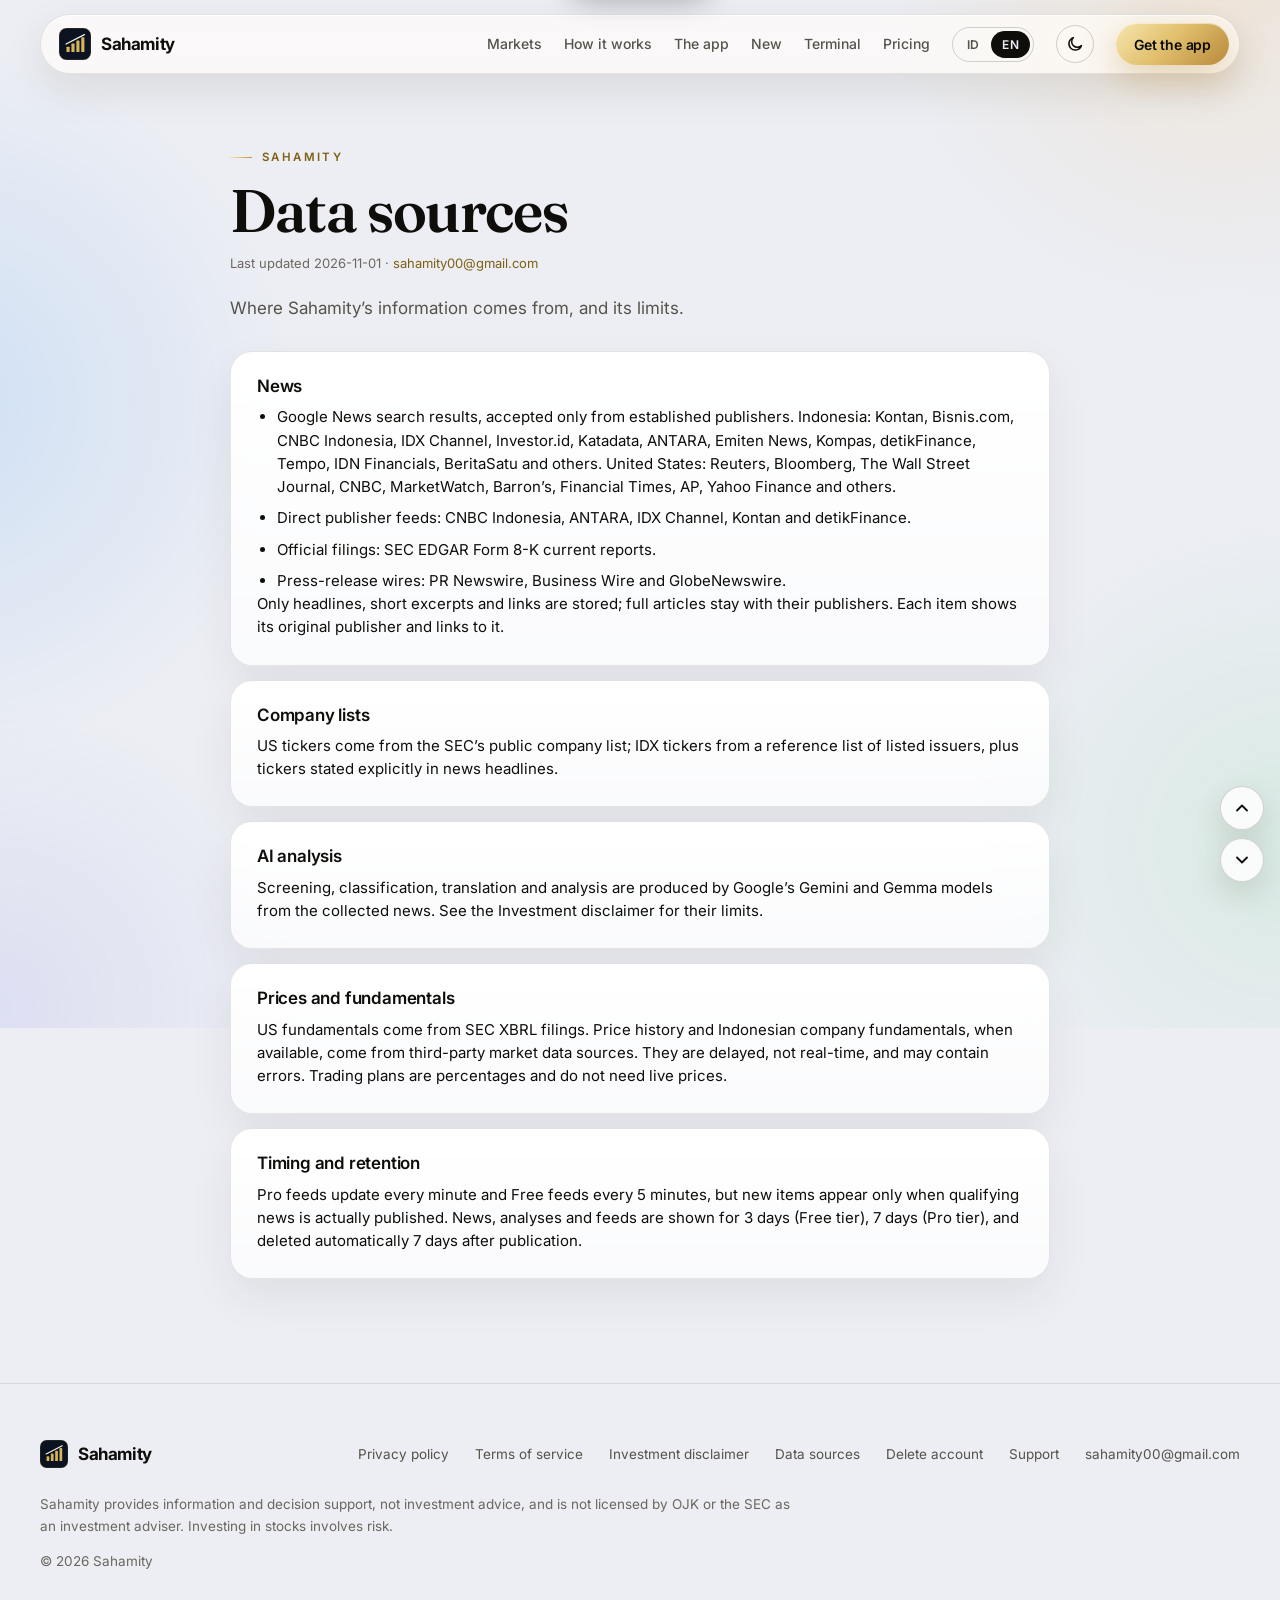
<file: data-sources/index.html>
<!doctype html>
<html lang="id" data-lang="id" data-shots="1c71bfae0c">
<head>
  <meta charset="utf-8" />
  <meta name="viewport" content="width=device-width, initial-scale=1" />
  <title>Data sources — Sahamity</title>
  <meta name="description" content="Where Sahamity’s information comes from, and its limits." />
  <meta name="theme-color" content="#040508" />
  <meta property="og:title" content="Data sources — Sahamity" />
  <meta property="og:description" content="Where Sahamity’s information comes from, and its limits." />
  <meta property="og:type" content="website" />
  <meta property="og:url" content="https://sahamity.com/data-sources/" />
  <meta property="og:site_name" content="Sahamity" />
  <meta property="og:locale" content="id_ID" />
  <meta property="og:locale:alternate" content="en_US" />
  <meta property="og:image" content="https://sahamity.com/og-image.jpg?v=0f80345341" />
  <meta property="og:image:width" content="1200" />
  <meta property="og:image:height" content="630" />
  <meta property="og:image:alt" content="Sahamity: News. AI. Terminal. Corporate actions, price reactions and Terminal for IDX and US stocks, shown in the app" />
  <meta name="twitter:card" content="summary_large_image" />
  <link rel="canonical" href="https://sahamity.com/data-sources/" />
  <link rel="icon" href="/favicon.ico" sizes="48x48" />
  <link rel="icon" href="/favicon-96.png" sizes="96x96" type="image/png" />
  <link rel="icon" href="/favicon-192.png" sizes="192x192" type="image/png" />
  <link rel="icon" href="/favicon.svg" type="image/svg+xml" />
  <link rel="apple-touch-icon" href="/apple-touch-icon.png" />
  <script>(function(){var t;try{t=localStorage.getItem('sahamity.theme')}catch(e){}if(t!=='light'&&t!=='dark')t=window.matchMedia&&matchMedia('(prefers-color-scheme: light)').matches?'light':'dark';document.documentElement.setAttribute('data-theme',t)})()</script>
  <link rel="preconnect" href="https://fonts.googleapis.com" />
  <link rel="preconnect" href="https://fonts.gstatic.com" crossorigin />
  <link href="https://fonts.googleapis.com/css2?family=Fraunces:ital,opsz,wght@0,9..144,600;1,9..144,600&family=Inter:wght@400;500;600;700&family=JetBrains+Mono:wght@500;600&display=swap" rel="stylesheet" />
  <link rel="stylesheet" href="/styles.css?v=202b45cdd3" />
  <script src="/site.js?v=4dcd131e91" defer></script>
</head>
<body>
  <a class="skip-link" href="/#markets"><span lang="id">Lewati ke konten</span><span lang="en">Skip to content</span></a>
  <div class="noise" aria-hidden="true"></div>
  <div class="progress" aria-hidden="true"></div>

  <svg width="0" height="0" style="position:absolute" aria-hidden="true">
    <defs>
      <linearGradient id="g-gold" x1="0" y1="0" x2="1" y2="1"><stop offset="0" stop-color="#f7e6b0"/><stop offset=".5" stop-color="#e2c16e"/><stop offset="1" stop-color="#b8893a"/></linearGradient>
      <symbol id="mark" viewBox="0 0 100 100"><rect width="100" height="100" rx="24" fill="#0B1220" stroke="rgba(216,180,90,.55)" stroke-width="1.5"/><rect x="23.4" y="58.4" width="9.8" height="16.8" rx="2" fill="#D8B45A"/><rect x="38.8" y="48.6" width="9.8" height="26.6" rx="2" fill="#D8B45A"/><rect x="54.2" y="38.8" width="9.8" height="36.4" rx="2" fill="#D8B45A"/><rect x="69.6" y="29" width="9.8" height="46.2" rx="2" fill="#D8B45A"/><line x1="22" y1="50" x2="79.4" y2="20.6" stroke="#F3F1EA" stroke-width="4.2" stroke-linecap="round"/></symbol>
      <symbol id="status-icons" viewBox="0 0 66 12"><g fill="currentColor"><rect x="0" y="8" width="3" height="4" rx="1"/><rect x="4.5" y="6" width="3" height="6" rx="1"/><rect x="9" y="3.5" width="3" height="8.5" rx="1"/><rect x="13.5" y="1" width="3" height="11" rx="1"/><path d="M28 3.2a9 9 0 0 1 6.2 2.4l1.1-1.2A10.6 10.6 0 0 0 28 1.6a10.6 10.6 0 0 0-7.3 2.8l1.1 1.2A9 9 0 0 1 28 3.2Zm0 3.2a5.9 5.9 0 0 1 4 1.6l1.1-1.2A7.5 7.5 0 0 0 28 4.8a7.5 7.5 0 0 0-5.1 2l1.1 1.2a5.9 5.9 0 0 1 4-1.6Zm0 3.1c.7 0 1.4.3 1.9.7L28 12.2l-1.9-2a2.8 2.8 0 0 1 1.9-.7Z"/><rect x="41" y="1" width="21" height="10.5" rx="3" fill="none" stroke="currentColor" stroke-opacity=".45"/><rect x="42.6" y="2.6" width="15" height="7.3" rx="1.8"/><path d="M63.3 4.3v4a1.9 1.9 0 0 0 0-4Z" fill-opacity=".45"/></g></symbol>
    </defs>
  </svg>

  

  <header class="nav">
    <div class="wrap bar">
      <a class="brand" href="/" aria-label="Sahamity"><svg width="32" height="32" aria-hidden="true"><use href="#mark"/></svg>Sahamity</a>
      <span class="spacer"></span>
      <a class="link" href="/#markets"><span lang="id">Pasar</span><span lang="en">Markets</span></a>
      <a class="link" href="/#how"><span lang="id">Cara kerja</span><span lang="en">How it works</span></a>
      <a class="link" href="/#tour"><span lang="id">Aplikasi</span><span lang="en">The app</span></a>
      <a class="link" href="#new"><span lang="id">Baru</span><span lang="en">New</span></a>
      <a class="link" href="/#terminal">Terminal</a>
      <a class="link" href="/#pricing"><span lang="id">Harga</span><span lang="en">Pricing</span></a>
      <div class="lang" role="group" aria-label="Language">
        <button type="button" data-set-lang="id" aria-pressed="true">ID</button>
        <button type="button" data-set-lang="en" aria-pressed="false">EN</button>
      </div>
      <button type="button" class="theme-btn" data-toggle-theme aria-label="Mode terang atau gelap / Light or dark mode"><svg class="sun" width="18" height="18" viewBox="0 0 24 24" fill="none" stroke="currentColor" stroke-width="2" stroke-linecap="round" aria-hidden="true"><circle cx="12" cy="12" r="4.5"/><path d="M12 2v2.5M12 19.5V22M2 12h2.5M19.5 12H22M4.9 4.9l1.8 1.8M17.3 17.3l1.8 1.8M4.9 19.1l1.8-1.8M17.3 6.7l1.8-1.8"/></svg><svg class="moon" width="18" height="18" viewBox="0 0 24 24" fill="none" stroke="currentColor" stroke-width="2" stroke-linecap="round" stroke-linejoin="round" aria-hidden="true"><path d="M20.5 14.2A8.5 8.5 0 1 1 9.8 3.5a7 7 0 0 0 10.7 10.7Z"/></svg></button>
      <a class="btn btn-gold get" href="/#download"><span lang="id">Unduh</span><span lang="en">Get the app</span></a>
    </div>
  </header>

  <main class="legal"><div class="wrap">
    <span class="kicker">Sahamity</span>
    <div lang="id"><h1>Sumber data</h1><p class="updated">Terakhir diperbarui 2026-11-01 · <a href="mailto:sahamity00@gmail.com">sahamity00@gmail.com</a></p><p class="intro">Asal informasi di Sahamity beserta batasannya.</p><div class="card"><h2>Berita</h2><ul><li>Hasil pencarian Google News, hanya dari penerbit tepercaya. Indonesia: Kontan, Bisnis.com, CNBC Indonesia, IDX Channel, Investor.id, Katadata, ANTARA, Emiten News, Kompas, detikFinance, Tempo, IDN Financials, BeritaSatu, dan lainnya. Amerika Serikat: Reuters, Bloomberg, The Wall Street Journal, CNBC, MarketWatch, Barron’s, Financial Times, AP, Yahoo Finance, dan lainnya.</li><li>Feed langsung penerbit: CNBC Indonesia, ANTARA, IDX Channel, Kontan, dan detikFinance.</li><li>Laporan resmi: laporan terkini Form 8-K di SEC EDGAR.</li><li>Kantor berita siaran pers: PR Newswire, Business Wire, dan GlobeNewswire.</li></ul><p>Hanya judul, kutipan singkat, dan tautan yang disimpan; artikel lengkap tetap berada di penerbitnya. Setiap berita menampilkan penerbit aslinya dan tautan ke sana.</p></div>
<div class="card"><h2>Daftar perusahaan</h2><p>Kode saham AS berasal dari daftar perusahaan publik SEC; kode saham BEI dari daftar referensi emiten tercatat, ditambah kode yang disebutkan secara eksplisit di judul berita.</p></div>
<div class="card"><h2>Analisis AI</h2><p>Penyaringan, klasifikasi, terjemahan, dan analisis dihasilkan oleh model Gemini dan Gemma dari Google berdasarkan berita yang dikumpulkan. Lihat Penafian investasi untuk batasannya.</p></div>
<div class="card"><h2>Harga dan fundamental</h2><p>Data fundamental AS berasal dari laporan XBRL di SEC. Riwayat harga dan data fundamental perusahaan Indonesia, bila tersedia, berasal dari sumber data pasar pihak ketiga. Data tersebut tertunda, bukan waktu nyata, dan bisa mengandung kesalahan. Rencana trading berbentuk persentase dan tidak memerlukan harga langsung.</p></div>
<div class="card"><h2>Waktu dan penyimpanan</h2><p>Feed Pro diperbarui setiap menit dan feed Gratis setiap 5 menit, tetapi berita baru hanya muncul jika berita yang memenuhi syarat benar-benar terbit. Berita, analisis, dan feed ditampilkan selama 3 hari (paket Gratis), 7 hari (paket Pro), dan dihapus otomatis 7 hari setelah terbit.</p></div></div>
    <div lang="en"><h1>Data sources</h1><p class="updated">Last updated 2026-11-01 · <a href="mailto:sahamity00@gmail.com">sahamity00@gmail.com</a></p><p class="intro">Where Sahamity’s information comes from, and its limits.</p><div class="card"><h2>News</h2><ul><li>Google News search results, accepted only from established publishers. Indonesia: Kontan, Bisnis.com, CNBC Indonesia, IDX Channel, Investor.id, Katadata, ANTARA, Emiten News, Kompas, detikFinance, Tempo, IDN Financials, BeritaSatu and others. United States: Reuters, Bloomberg, The Wall Street Journal, CNBC, MarketWatch, Barron’s, Financial Times, AP, Yahoo Finance and others.</li><li>Direct publisher feeds: CNBC Indonesia, ANTARA, IDX Channel, Kontan and detikFinance.</li><li>Official filings: SEC EDGAR Form 8-K current reports.</li><li>Press-release wires: PR Newswire, Business Wire and GlobeNewswire.</li></ul><p>Only headlines, short excerpts and links are stored; full articles stay with their publishers. Each item shows its original publisher and links to it.</p></div>
<div class="card"><h2>Company lists</h2><p>US tickers come from the SEC’s public company list; IDX tickers from a reference list of listed issuers, plus tickers stated explicitly in news headlines.</p></div>
<div class="card"><h2>AI analysis</h2><p>Screening, classification, translation and analysis are produced by Google’s Gemini and Gemma models from the collected news. See the Investment disclaimer for their limits.</p></div>
<div class="card"><h2>Prices and fundamentals</h2><p>US fundamentals come from SEC XBRL filings. Price history and Indonesian company fundamentals, when available, come from third-party market data sources. They are delayed, not real-time, and may contain errors. Trading plans are percentages and do not need live prices.</p></div>
<div class="card"><h2>Timing and retention</h2><p>Pro feeds update every minute and Free feeds every 5 minutes, but new items appear only when qualifying news is actually published. News, analyses and feeds are shown for 3 days (Free tier), 7 days (Pro tier), and deleted automatically 7 days after publication.</p></div></div>
  </div></main>

  <!-- Section jumper: skip ahead or back a section, or jump to any one (the dots, on wide screens). -->
  <nav class="jump" aria-label="Sections" data-jump>
    <ol class="jump-dots"></ol>
    <div class="jump-btns">
      <button type="button" class="jump-btn" data-jump-prev aria-label="Previous section"><svg viewBox="0 0 24 24" aria-hidden="true"><path d="m6 15 6-6 6 6"/></svg></button>
      <button type="button" class="jump-btn next" data-jump-next aria-label="Next section"><svg viewBox="0 0 24 24" aria-hidden="true"><path d="m6 9 6 6 6-6"/></svg></button>
    </div>
  </nav>

  <footer>
    <div class="wrap">
      <div class="top">
        <a class="brand" href="/" aria-label="Sahamity"><svg width="28" height="28" aria-hidden="true"><use href="#mark"/></svg>Sahamity</a>
        <nav>
          <a href="/privacy/"><span lang="id">Kebijakan privasi</span><span lang="en">Privacy policy</span></a>
          <a href="/terms/"><span lang="id">Ketentuan layanan</span><span lang="en">Terms of service</span></a>
          <a href="/disclaimer/"><span lang="id">Penafian investasi</span><span lang="en">Investment disclaimer</span></a>
          <a href="/data-sources/"><span lang="id">Sumber data</span><span lang="en">Data sources</span></a>
          <a href="/delete-account/"><span lang="id">Hapus akun</span><span lang="en">Delete account</span></a>
          <a href="/support/"><span lang="id">Bantuan</span><span lang="en">Support</span></a>
          <a href="mailto:sahamity00@gmail.com">sahamity00@gmail.com</a>
        </nav>
      </div>
      <p class="disclaimer"><span lang="id">Sahamity menyediakan informasi dan pendukung keputusan, bukan nasihat investasi, dan tidak berizin OJK atau SEC sebagai penasihat investasi. Investasi saham mengandung risiko.</span><span lang="en">Sahamity provides information and decision support, not investment advice, and is not licensed by OJK or the SEC as an investment adviser. Investing in stocks involves risk.</span></p>
      <p>© 2026 Sahamity</p>
    </div>
  </footer>
</body>
</html>
</file>
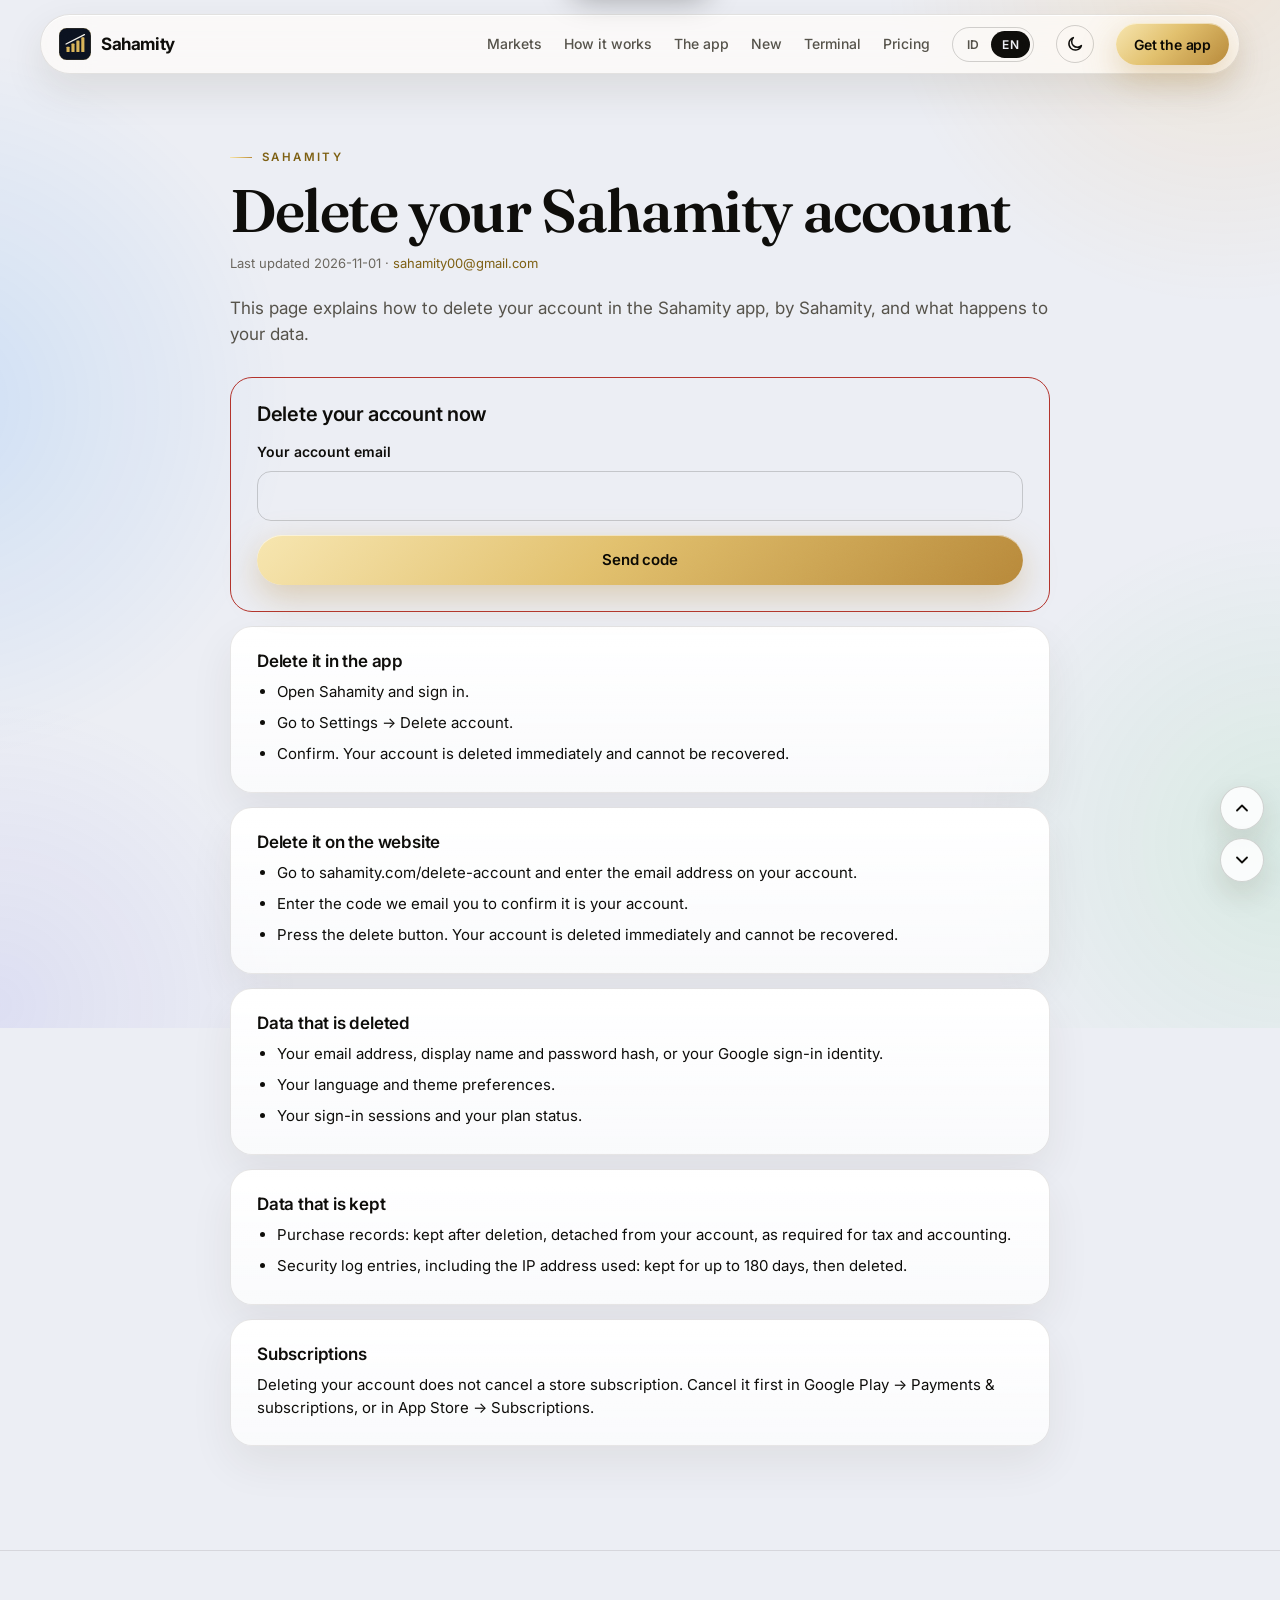
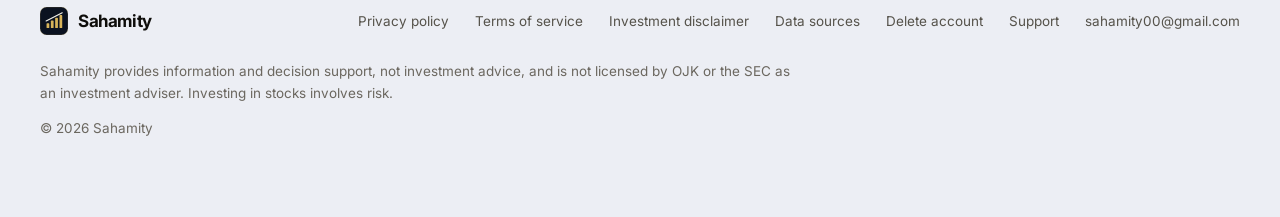
<file: delete-account/index.html>
<!doctype html>
<html lang="id" data-lang="id" data-shots="1c71bfae0c">
<head>
  <meta charset="utf-8" />
  <meta name="viewport" content="width=device-width, initial-scale=1" />
  <title>Delete your Sahamity account — Sahamity</title>
  <meta name="description" content="This page explains how to delete your account in the Sahamity app, by Sahamity, and what happens to your data." />
  <meta name="theme-color" content="#040508" />
  <meta property="og:title" content="Delete your Sahamity account — Sahamity" />
  <meta property="og:description" content="This page explains how to delete your account in the Sahamity app, by Sahamity, and what happens to your data." />
  <meta property="og:type" content="website" />
  <meta property="og:url" content="https://sahamity.com/delete-account/" />
  <meta property="og:site_name" content="Sahamity" />
  <meta property="og:locale" content="id_ID" />
  <meta property="og:locale:alternate" content="en_US" />
  <meta property="og:image" content="https://sahamity.com/og-image.jpg?v=0f80345341" />
  <meta property="og:image:width" content="1200" />
  <meta property="og:image:height" content="630" />
  <meta property="og:image:alt" content="Sahamity: News. AI. Terminal. Corporate actions, price reactions and Terminal for IDX and US stocks, shown in the app" />
  <meta name="twitter:card" content="summary_large_image" />
  <link rel="canonical" href="https://sahamity.com/delete-account/" />
  <link rel="icon" href="/favicon.ico" sizes="48x48" />
  <link rel="icon" href="/favicon-96.png" sizes="96x96" type="image/png" />
  <link rel="icon" href="/favicon-192.png" sizes="192x192" type="image/png" />
  <link rel="icon" href="/favicon.svg" type="image/svg+xml" />
  <link rel="apple-touch-icon" href="/apple-touch-icon.png" />
  <script>(function(){var t;try{t=localStorage.getItem('sahamity.theme')}catch(e){}if(t!=='light'&&t!=='dark')t=window.matchMedia&&matchMedia('(prefers-color-scheme: light)').matches?'light':'dark';document.documentElement.setAttribute('data-theme',t)})()</script>
  <link rel="preconnect" href="https://fonts.googleapis.com" />
  <link rel="preconnect" href="https://fonts.gstatic.com" crossorigin />
  <link href="https://fonts.googleapis.com/css2?family=Fraunces:ital,opsz,wght@0,9..144,600;1,9..144,600&family=Inter:wght@400;500;600;700&family=JetBrains+Mono:wght@500;600&display=swap" rel="stylesheet" />
  <link rel="stylesheet" href="/styles.css?v=202b45cdd3" />
  <script src="/site.js?v=4dcd131e91" defer></script>
</head>
<body>
  <a class="skip-link" href="/#markets"><span lang="id">Lewati ke konten</span><span lang="en">Skip to content</span></a>
  <div class="noise" aria-hidden="true"></div>
  <div class="progress" aria-hidden="true"></div>

  <svg width="0" height="0" style="position:absolute" aria-hidden="true">
    <defs>
      <linearGradient id="g-gold" x1="0" y1="0" x2="1" y2="1"><stop offset="0" stop-color="#f7e6b0"/><stop offset=".5" stop-color="#e2c16e"/><stop offset="1" stop-color="#b8893a"/></linearGradient>
      <symbol id="mark" viewBox="0 0 100 100"><rect width="100" height="100" rx="24" fill="#0B1220" stroke="rgba(216,180,90,.55)" stroke-width="1.5"/><rect x="23.4" y="58.4" width="9.8" height="16.8" rx="2" fill="#D8B45A"/><rect x="38.8" y="48.6" width="9.8" height="26.6" rx="2" fill="#D8B45A"/><rect x="54.2" y="38.8" width="9.8" height="36.4" rx="2" fill="#D8B45A"/><rect x="69.6" y="29" width="9.8" height="46.2" rx="2" fill="#D8B45A"/><line x1="22" y1="50" x2="79.4" y2="20.6" stroke="#F3F1EA" stroke-width="4.2" stroke-linecap="round"/></symbol>
      <symbol id="status-icons" viewBox="0 0 66 12"><g fill="currentColor"><rect x="0" y="8" width="3" height="4" rx="1"/><rect x="4.5" y="6" width="3" height="6" rx="1"/><rect x="9" y="3.5" width="3" height="8.5" rx="1"/><rect x="13.5" y="1" width="3" height="11" rx="1"/><path d="M28 3.2a9 9 0 0 1 6.2 2.4l1.1-1.2A10.6 10.6 0 0 0 28 1.6a10.6 10.6 0 0 0-7.3 2.8l1.1 1.2A9 9 0 0 1 28 3.2Zm0 3.2a5.9 5.9 0 0 1 4 1.6l1.1-1.2A7.5 7.5 0 0 0 28 4.8a7.5 7.5 0 0 0-5.1 2l1.1 1.2a5.9 5.9 0 0 1 4-1.6Zm0 3.1c.7 0 1.4.3 1.9.7L28 12.2l-1.9-2a2.8 2.8 0 0 1 1.9-.7Z"/><rect x="41" y="1" width="21" height="10.5" rx="3" fill="none" stroke="currentColor" stroke-opacity=".45"/><rect x="42.6" y="2.6" width="15" height="7.3" rx="1.8"/><path d="M63.3 4.3v4a1.9 1.9 0 0 0 0-4Z" fill-opacity=".45"/></g></symbol>
    </defs>
  </svg>

  

  <header class="nav">
    <div class="wrap bar">
      <a class="brand" href="/" aria-label="Sahamity"><svg width="32" height="32" aria-hidden="true"><use href="#mark"/></svg>Sahamity</a>
      <span class="spacer"></span>
      <a class="link" href="/#markets"><span lang="id">Pasar</span><span lang="en">Markets</span></a>
      <a class="link" href="/#how"><span lang="id">Cara kerja</span><span lang="en">How it works</span></a>
      <a class="link" href="/#tour"><span lang="id">Aplikasi</span><span lang="en">The app</span></a>
      <a class="link" href="#new"><span lang="id">Baru</span><span lang="en">New</span></a>
      <a class="link" href="/#terminal">Terminal</a>
      <a class="link" href="/#pricing"><span lang="id">Harga</span><span lang="en">Pricing</span></a>
      <div class="lang" role="group" aria-label="Language">
        <button type="button" data-set-lang="id" aria-pressed="true">ID</button>
        <button type="button" data-set-lang="en" aria-pressed="false">EN</button>
      </div>
      <button type="button" class="theme-btn" data-toggle-theme aria-label="Mode terang atau gelap / Light or dark mode"><svg class="sun" width="18" height="18" viewBox="0 0 24 24" fill="none" stroke="currentColor" stroke-width="2" stroke-linecap="round" aria-hidden="true"><circle cx="12" cy="12" r="4.5"/><path d="M12 2v2.5M12 19.5V22M2 12h2.5M19.5 12H22M4.9 4.9l1.8 1.8M17.3 17.3l1.8 1.8M4.9 19.1l1.8-1.8M17.3 6.7l1.8-1.8"/></svg><svg class="moon" width="18" height="18" viewBox="0 0 24 24" fill="none" stroke="currentColor" stroke-width="2" stroke-linecap="round" stroke-linejoin="round" aria-hidden="true"><path d="M20.5 14.2A8.5 8.5 0 1 1 9.8 3.5a7 7 0 0 0 10.7 10.7Z"/></svg></button>
      <a class="btn btn-gold get" href="/#download"><span lang="id">Unduh</span><span lang="en">Get the app</span></a>
    </div>
  </header>

  <main class="legal"><div class="wrap">
    <span class="kicker">Sahamity</span>
    <div lang="id"><h1>Hapus akun Sahamity Anda</h1><p class="updated">Terakhir diperbarui 2026-11-01 · <a href="mailto:sahamity00@gmail.com">sahamity00@gmail.com</a></p><p class="intro">Halaman ini menjelaskan cara menghapus akun Anda di aplikasi Sahamity, oleh Sahamity, dan apa yang terjadi pada data Anda.</p><form class="delete-form" novalidate>
      <h2><span lang="id">Hapus akun sekarang</span><span lang="en">Delete your account now</span></h2>
      <div data-step="email">
        <label for="del-id-email"><span lang="id">Email akun Anda</span><span lang="en">Your account email</span></label>
        <input id="del-id-email" type="email" autocomplete="email" inputmode="email" required />
        <button type="submit" class="btn btn-gold"><span lang="id">Kirim kode</span><span lang="en">Send code</span></button>
      </div>
      <div data-step="code" hidden>
        <p><span lang="id">Jika akun ini ada, kami telah mengirim kode 6 angka ke email tersebut. Berlaku 10 menit.</span><span lang="en">If this account exists, we have sent a 6-digit code to that email. It lasts 10 minutes.</span></p>
        <label for="del-id-code"><span lang="id">Kode</span><span lang="en">Code</span></label>
        <input id="del-id-code" type="text" inputmode="numeric" autocomplete="one-time-code" maxlength="6" required />
        <button type="submit" class="btn btn-danger"><span lang="id">Hapus akun saya secara permanen</span><span lang="en">Permanently delete my account</span></button>
      </div>
      <div data-step="done" hidden>
        <p><b><span lang="id">Akun Anda telah dihapus.</span><span lang="en">Your account has been deleted.</span></b></p>
      </div>
      <p class="form-error" role="alert" hidden></p>
    </form><div class="card"><h2>Hapus di aplikasi</h2><ul><li>Buka Sahamity dan masuk.</li><li>Buka Pengaturan → Hapus akun.</li><li>Konfirmasi. Akun Anda langsung dihapus dan tidak dapat dipulihkan.</li></ul></div>
<div class="card"><h2>Hapus di situs web</h2><ul><li>Buka sahamity.com/delete-account dan masukkan alamat email akun Anda.</li><li>Masukkan kode yang kami kirim lewat email untuk memastikan itu akun Anda.</li><li>Tekan tombol hapus. Akun Anda langsung dihapus dan tidak dapat dipulihkan.</li></ul></div>
<div class="card"><h2>Data yang dihapus</h2><ul><li>Alamat email, nama tampilan, dan hash kata sandi, atau identitas masuk Google Anda.</li><li>Preferensi bahasa dan tema Anda.</li><li>Sesi masuk dan status paket Anda.</li></ul></div>
<div class="card"><h2>Data yang disimpan</h2><ul><li>Catatan pembelian: tetap disimpan setelah penghapusan, terlepas dari akun Anda, sesuai kewajiban pajak dan akuntansi.</li><li>Catatan log keamanan, termasuk alamat IP yang digunakan: disimpan hingga 180 hari, lalu dihapus.</li></ul></div>
<div class="card"><h2>Langganan</h2><p>Menghapus akun tidak membatalkan langganan di toko. Batalkan terlebih dahulu di Google Play → Pembayaran &amp; langganan, atau di App Store → Langganan.</p></div></div>
    <div lang="en"><h1>Delete your Sahamity account</h1><p class="updated">Last updated 2026-11-01 · <a href="mailto:sahamity00@gmail.com">sahamity00@gmail.com</a></p><p class="intro">This page explains how to delete your account in the Sahamity app, by Sahamity, and what happens to your data.</p><form class="delete-form" novalidate>
      <h2><span lang="id">Hapus akun sekarang</span><span lang="en">Delete your account now</span></h2>
      <div data-step="email">
        <label for="del-en-email"><span lang="id">Email akun Anda</span><span lang="en">Your account email</span></label>
        <input id="del-en-email" type="email" autocomplete="email" inputmode="email" required />
        <button type="submit" class="btn btn-gold"><span lang="id">Kirim kode</span><span lang="en">Send code</span></button>
      </div>
      <div data-step="code" hidden>
        <p><span lang="id">Jika akun ini ada, kami telah mengirim kode 6 angka ke email tersebut. Berlaku 10 menit.</span><span lang="en">If this account exists, we have sent a 6-digit code to that email. It lasts 10 minutes.</span></p>
        <label for="del-en-code"><span lang="id">Kode</span><span lang="en">Code</span></label>
        <input id="del-en-code" type="text" inputmode="numeric" autocomplete="one-time-code" maxlength="6" required />
        <button type="submit" class="btn btn-danger"><span lang="id">Hapus akun saya secara permanen</span><span lang="en">Permanently delete my account</span></button>
      </div>
      <div data-step="done" hidden>
        <p><b><span lang="id">Akun Anda telah dihapus.</span><span lang="en">Your account has been deleted.</span></b></p>
      </div>
      <p class="form-error" role="alert" hidden></p>
    </form><div class="card"><h2>Delete it in the app</h2><ul><li>Open Sahamity and sign in.</li><li>Go to Settings → Delete account.</li><li>Confirm. Your account is deleted immediately and cannot be recovered.</li></ul></div>
<div class="card"><h2>Delete it on the website</h2><ul><li>Go to sahamity.com/delete-account and enter the email address on your account.</li><li>Enter the code we email you to confirm it is your account.</li><li>Press the delete button. Your account is deleted immediately and cannot be recovered.</li></ul></div>
<div class="card"><h2>Data that is deleted</h2><ul><li>Your email address, display name and password hash, or your Google sign-in identity.</li><li>Your language and theme preferences.</li><li>Your sign-in sessions and your plan status.</li></ul></div>
<div class="card"><h2>Data that is kept</h2><ul><li>Purchase records: kept after deletion, detached from your account, as required for tax and accounting.</li><li>Security log entries, including the IP address used: kept for up to 180 days, then deleted.</li></ul></div>
<div class="card"><h2>Subscriptions</h2><p>Deleting your account does not cancel a store subscription. Cancel it first in Google Play → Payments &amp; subscriptions, or in App Store → Subscriptions.</p></div></div>
  </div></main>

  <!-- Section jumper: skip ahead or back a section, or jump to any one (the dots, on wide screens). -->
  <nav class="jump" aria-label="Sections" data-jump>
    <ol class="jump-dots"></ol>
    <div class="jump-btns">
      <button type="button" class="jump-btn" data-jump-prev aria-label="Previous section"><svg viewBox="0 0 24 24" aria-hidden="true"><path d="m6 15 6-6 6 6"/></svg></button>
      <button type="button" class="jump-btn next" data-jump-next aria-label="Next section"><svg viewBox="0 0 24 24" aria-hidden="true"><path d="m6 9 6 6 6-6"/></svg></button>
    </div>
  </nav>

  <footer>
    <div class="wrap">
      <div class="top">
        <a class="brand" href="/" aria-label="Sahamity"><svg width="28" height="28" aria-hidden="true"><use href="#mark"/></svg>Sahamity</a>
        <nav>
          <a href="/privacy/"><span lang="id">Kebijakan privasi</span><span lang="en">Privacy policy</span></a>
          <a href="/terms/"><span lang="id">Ketentuan layanan</span><span lang="en">Terms of service</span></a>
          <a href="/disclaimer/"><span lang="id">Penafian investasi</span><span lang="en">Investment disclaimer</span></a>
          <a href="/data-sources/"><span lang="id">Sumber data</span><span lang="en">Data sources</span></a>
          <a href="/delete-account/"><span lang="id">Hapus akun</span><span lang="en">Delete account</span></a>
          <a href="/support/"><span lang="id">Bantuan</span><span lang="en">Support</span></a>
          <a href="mailto:sahamity00@gmail.com">sahamity00@gmail.com</a>
        </nav>
      </div>
      <p class="disclaimer"><span lang="id">Sahamity menyediakan informasi dan pendukung keputusan, bukan nasihat investasi, dan tidak berizin OJK atau SEC sebagai penasihat investasi. Investasi saham mengandung risiko.</span><span lang="en">Sahamity provides information and decision support, not investment advice, and is not licensed by OJK or the SEC as an investment adviser. Investing in stocks involves risk.</span></p>
      <p>© 2026 Sahamity</p>
    </div>
  </footer>
</body>
</html>
</file>
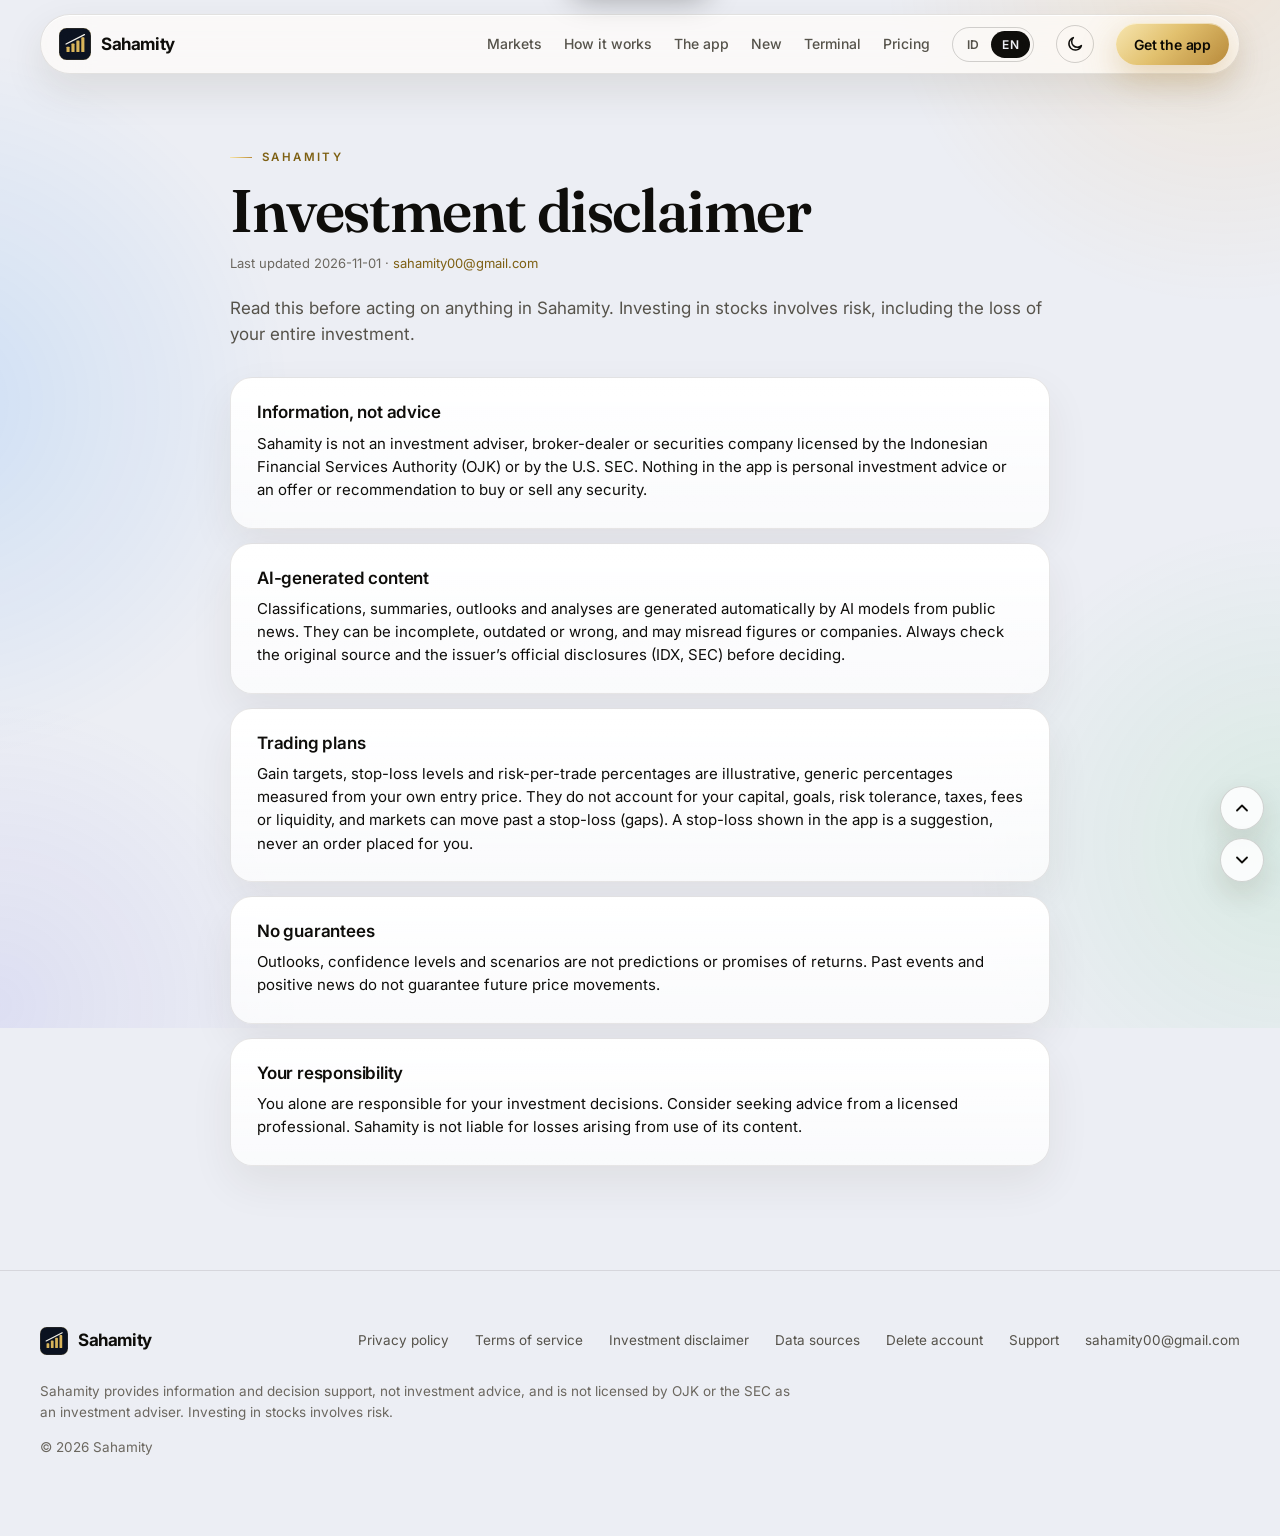
<file: disclaimer/index.html>
<!doctype html>
<html lang="id" data-lang="id" data-shots="1c71bfae0c">
<head>
  <meta charset="utf-8" />
  <meta name="viewport" content="width=device-width, initial-scale=1" />
  <title>Investment disclaimer — Sahamity</title>
  <meta name="description" content="Read this before acting on anything in Sahamity. Investing in stocks involves risk, including the loss of your entire investment." />
  <meta name="theme-color" content="#040508" />
  <meta property="og:title" content="Investment disclaimer — Sahamity" />
  <meta property="og:description" content="Read this before acting on anything in Sahamity. Investing in stocks involves risk, including the loss of your entire investment." />
  <meta property="og:type" content="website" />
  <meta property="og:url" content="https://sahamity.com/disclaimer/" />
  <meta property="og:site_name" content="Sahamity" />
  <meta property="og:locale" content="id_ID" />
  <meta property="og:locale:alternate" content="en_US" />
  <meta property="og:image" content="https://sahamity.com/og-image.jpg?v=0f80345341" />
  <meta property="og:image:width" content="1200" />
  <meta property="og:image:height" content="630" />
  <meta property="og:image:alt" content="Sahamity: News. AI. Terminal. Corporate actions, price reactions and Terminal for IDX and US stocks, shown in the app" />
  <meta name="twitter:card" content="summary_large_image" />
  <link rel="canonical" href="https://sahamity.com/disclaimer/" />
  <link rel="icon" href="/favicon.ico" sizes="48x48" />
  <link rel="icon" href="/favicon-96.png" sizes="96x96" type="image/png" />
  <link rel="icon" href="/favicon-192.png" sizes="192x192" type="image/png" />
  <link rel="icon" href="/favicon.svg" type="image/svg+xml" />
  <link rel="apple-touch-icon" href="/apple-touch-icon.png" />
  <script>(function(){var t;try{t=localStorage.getItem('sahamity.theme')}catch(e){}if(t!=='light'&&t!=='dark')t=window.matchMedia&&matchMedia('(prefers-color-scheme: light)').matches?'light':'dark';document.documentElement.setAttribute('data-theme',t)})()</script>
  <link rel="preconnect" href="https://fonts.googleapis.com" />
  <link rel="preconnect" href="https://fonts.gstatic.com" crossorigin />
  <link href="https://fonts.googleapis.com/css2?family=Fraunces:ital,opsz,wght@0,9..144,600;1,9..144,600&family=Inter:wght@400;500;600;700&family=JetBrains+Mono:wght@500;600&display=swap" rel="stylesheet" />
  <link rel="stylesheet" href="/styles.css?v=202b45cdd3" />
  <script src="/site.js?v=4dcd131e91" defer></script>
</head>
<body>
  <a class="skip-link" href="/#markets"><span lang="id">Lewati ke konten</span><span lang="en">Skip to content</span></a>
  <div class="noise" aria-hidden="true"></div>
  <div class="progress" aria-hidden="true"></div>

  <svg width="0" height="0" style="position:absolute" aria-hidden="true">
    <defs>
      <linearGradient id="g-gold" x1="0" y1="0" x2="1" y2="1"><stop offset="0" stop-color="#f7e6b0"/><stop offset=".5" stop-color="#e2c16e"/><stop offset="1" stop-color="#b8893a"/></linearGradient>
      <symbol id="mark" viewBox="0 0 100 100"><rect width="100" height="100" rx="24" fill="#0B1220" stroke="rgba(216,180,90,.55)" stroke-width="1.5"/><rect x="23.4" y="58.4" width="9.8" height="16.8" rx="2" fill="#D8B45A"/><rect x="38.8" y="48.6" width="9.8" height="26.6" rx="2" fill="#D8B45A"/><rect x="54.2" y="38.8" width="9.8" height="36.4" rx="2" fill="#D8B45A"/><rect x="69.6" y="29" width="9.8" height="46.2" rx="2" fill="#D8B45A"/><line x1="22" y1="50" x2="79.4" y2="20.6" stroke="#F3F1EA" stroke-width="4.2" stroke-linecap="round"/></symbol>
      <symbol id="status-icons" viewBox="0 0 66 12"><g fill="currentColor"><rect x="0" y="8" width="3" height="4" rx="1"/><rect x="4.5" y="6" width="3" height="6" rx="1"/><rect x="9" y="3.5" width="3" height="8.5" rx="1"/><rect x="13.5" y="1" width="3" height="11" rx="1"/><path d="M28 3.2a9 9 0 0 1 6.2 2.4l1.1-1.2A10.6 10.6 0 0 0 28 1.6a10.6 10.6 0 0 0-7.3 2.8l1.1 1.2A9 9 0 0 1 28 3.2Zm0 3.2a5.9 5.9 0 0 1 4 1.6l1.1-1.2A7.5 7.5 0 0 0 28 4.8a7.5 7.5 0 0 0-5.1 2l1.1 1.2a5.9 5.9 0 0 1 4-1.6Zm0 3.1c.7 0 1.4.3 1.9.7L28 12.2l-1.9-2a2.8 2.8 0 0 1 1.9-.7Z"/><rect x="41" y="1" width="21" height="10.5" rx="3" fill="none" stroke="currentColor" stroke-opacity=".45"/><rect x="42.6" y="2.6" width="15" height="7.3" rx="1.8"/><path d="M63.3 4.3v4a1.9 1.9 0 0 0 0-4Z" fill-opacity=".45"/></g></symbol>
    </defs>
  </svg>

  

  <header class="nav">
    <div class="wrap bar">
      <a class="brand" href="/" aria-label="Sahamity"><svg width="32" height="32" aria-hidden="true"><use href="#mark"/></svg>Sahamity</a>
      <span class="spacer"></span>
      <a class="link" href="/#markets"><span lang="id">Pasar</span><span lang="en">Markets</span></a>
      <a class="link" href="/#how"><span lang="id">Cara kerja</span><span lang="en">How it works</span></a>
      <a class="link" href="/#tour"><span lang="id">Aplikasi</span><span lang="en">The app</span></a>
      <a class="link" href="#new"><span lang="id">Baru</span><span lang="en">New</span></a>
      <a class="link" href="/#terminal">Terminal</a>
      <a class="link" href="/#pricing"><span lang="id">Harga</span><span lang="en">Pricing</span></a>
      <div class="lang" role="group" aria-label="Language">
        <button type="button" data-set-lang="id" aria-pressed="true">ID</button>
        <button type="button" data-set-lang="en" aria-pressed="false">EN</button>
      </div>
      <button type="button" class="theme-btn" data-toggle-theme aria-label="Mode terang atau gelap / Light or dark mode"><svg class="sun" width="18" height="18" viewBox="0 0 24 24" fill="none" stroke="currentColor" stroke-width="2" stroke-linecap="round" aria-hidden="true"><circle cx="12" cy="12" r="4.5"/><path d="M12 2v2.5M12 19.5V22M2 12h2.5M19.5 12H22M4.9 4.9l1.8 1.8M17.3 17.3l1.8 1.8M4.9 19.1l1.8-1.8M17.3 6.7l1.8-1.8"/></svg><svg class="moon" width="18" height="18" viewBox="0 0 24 24" fill="none" stroke="currentColor" stroke-width="2" stroke-linecap="round" stroke-linejoin="round" aria-hidden="true"><path d="M20.5 14.2A8.5 8.5 0 1 1 9.8 3.5a7 7 0 0 0 10.7 10.7Z"/></svg></button>
      <a class="btn btn-gold get" href="/#download"><span lang="id">Unduh</span><span lang="en">Get the app</span></a>
    </div>
  </header>

  <main class="legal"><div class="wrap">
    <span class="kicker">Sahamity</span>
    <div lang="id"><h1>Penafian investasi</h1><p class="updated">Terakhir diperbarui 2026-11-01 · <a href="mailto:sahamity00@gmail.com">sahamity00@gmail.com</a></p><p class="intro">Baca ini sebelum bertindak berdasarkan informasi apa pun di Sahamity. Investasi saham mengandung risiko, termasuk kehilangan seluruh dana investasi Anda.</p><div class="card"><h2>Informasi, bukan nasihat</h2><p>Sahamity bukan penasihat investasi, perantara pedagang efek, maupun perusahaan efek yang memiliki izin dari Otoritas Jasa Keuangan (OJK) atau SEC Amerika Serikat. Tidak ada konten di aplikasi yang merupakan nasihat investasi pribadi atau penawaran maupun rekomendasi untuk membeli atau menjual efek apa pun.</p></div>
<div class="card"><h2>Konten buatan AI</h2><p>Klasifikasi, ringkasan, prospek, dan analisis dibuat otomatis oleh model AI dari berita publik. Konten tersebut bisa tidak lengkap, usang, atau keliru, dan dapat salah membaca angka atau perusahaan. Selalu periksa sumber asli dan keterbukaan informasi resmi emiten (BEI, SEC) sebelum mengambil keputusan.</p></div>
<div class="card"><h2>Rencana trading</h2><p>Target untung, level stop-loss, dan persentase risiko per transaksi adalah persentase ilustratif dan umum yang diukur dari harga entry Anda sendiri. Angka tersebut tidak memperhitungkan modal, tujuan, profil risiko, pajak, biaya, atau likuiditas Anda, dan harga dapat melewati stop-loss (gap). Stop-loss di aplikasi hanyalah saran, bukan order yang dipasang untuk Anda.</p></div>
<div class="card"><h2>Tanpa jaminan</h2><p>Prospek, tingkat keyakinan, dan skenario bukan prediksi atau janji imbal hasil. Peristiwa masa lalu dan berita positif tidak menjamin pergerakan harga di masa depan.</p></div>
<div class="card"><h2>Tanggung jawab Anda</h2><p>Keputusan investasi sepenuhnya menjadi tanggung jawab Anda. Pertimbangkan untuk meminta nasihat dari profesional berizin. Sahamity tidak bertanggung jawab atas kerugian yang timbul dari penggunaan kontennya.</p></div></div>
    <div lang="en"><h1>Investment disclaimer</h1><p class="updated">Last updated 2026-11-01 · <a href="mailto:sahamity00@gmail.com">sahamity00@gmail.com</a></p><p class="intro">Read this before acting on anything in Sahamity. Investing in stocks involves risk, including the loss of your entire investment.</p><div class="card"><h2>Information, not advice</h2><p>Sahamity is not an investment adviser, broker-dealer or securities company licensed by the Indonesian Financial Services Authority (OJK) or by the U.S. SEC. Nothing in the app is personal investment advice or an offer or recommendation to buy or sell any security.</p></div>
<div class="card"><h2>AI-generated content</h2><p>Classifications, summaries, outlooks and analyses are generated automatically by AI models from public news. They can be incomplete, outdated or wrong, and may misread figures or companies. Always check the original source and the issuer’s official disclosures (IDX, SEC) before deciding.</p></div>
<div class="card"><h2>Trading plans</h2><p>Gain targets, stop-loss levels and risk-per-trade percentages are illustrative, generic percentages measured from your own entry price. They do not account for your capital, goals, risk tolerance, taxes, fees or liquidity, and markets can move past a stop-loss (gaps). A stop-loss shown in the app is a suggestion, never an order placed for you.</p></div>
<div class="card"><h2>No guarantees</h2><p>Outlooks, confidence levels and scenarios are not predictions or promises of returns. Past events and positive news do not guarantee future price movements.</p></div>
<div class="card"><h2>Your responsibility</h2><p>You alone are responsible for your investment decisions. Consider seeking advice from a licensed professional. Sahamity is not liable for losses arising from use of its content.</p></div></div>
  </div></main>

  <!-- Section jumper: skip ahead or back a section, or jump to any one (the dots, on wide screens). -->
  <nav class="jump" aria-label="Sections" data-jump>
    <ol class="jump-dots"></ol>
    <div class="jump-btns">
      <button type="button" class="jump-btn" data-jump-prev aria-label="Previous section"><svg viewBox="0 0 24 24" aria-hidden="true"><path d="m6 15 6-6 6 6"/></svg></button>
      <button type="button" class="jump-btn next" data-jump-next aria-label="Next section"><svg viewBox="0 0 24 24" aria-hidden="true"><path d="m6 9 6 6 6-6"/></svg></button>
    </div>
  </nav>

  <footer>
    <div class="wrap">
      <div class="top">
        <a class="brand" href="/" aria-label="Sahamity"><svg width="28" height="28" aria-hidden="true"><use href="#mark"/></svg>Sahamity</a>
        <nav>
          <a href="/privacy/"><span lang="id">Kebijakan privasi</span><span lang="en">Privacy policy</span></a>
          <a href="/terms/"><span lang="id">Ketentuan layanan</span><span lang="en">Terms of service</span></a>
          <a href="/disclaimer/"><span lang="id">Penafian investasi</span><span lang="en">Investment disclaimer</span></a>
          <a href="/data-sources/"><span lang="id">Sumber data</span><span lang="en">Data sources</span></a>
          <a href="/delete-account/"><span lang="id">Hapus akun</span><span lang="en">Delete account</span></a>
          <a href="/support/"><span lang="id">Bantuan</span><span lang="en">Support</span></a>
          <a href="mailto:sahamity00@gmail.com">sahamity00@gmail.com</a>
        </nav>
      </div>
      <p class="disclaimer"><span lang="id">Sahamity menyediakan informasi dan pendukung keputusan, bukan nasihat investasi, dan tidak berizin OJK atau SEC sebagai penasihat investasi. Investasi saham mengandung risiko.</span><span lang="en">Sahamity provides information and decision support, not investment advice, and is not licensed by OJK or the SEC as an investment adviser. Investing in stocks involves risk.</span></p>
      <p>© 2026 Sahamity</p>
    </div>
  </footer>
</body>
</html>
</file>
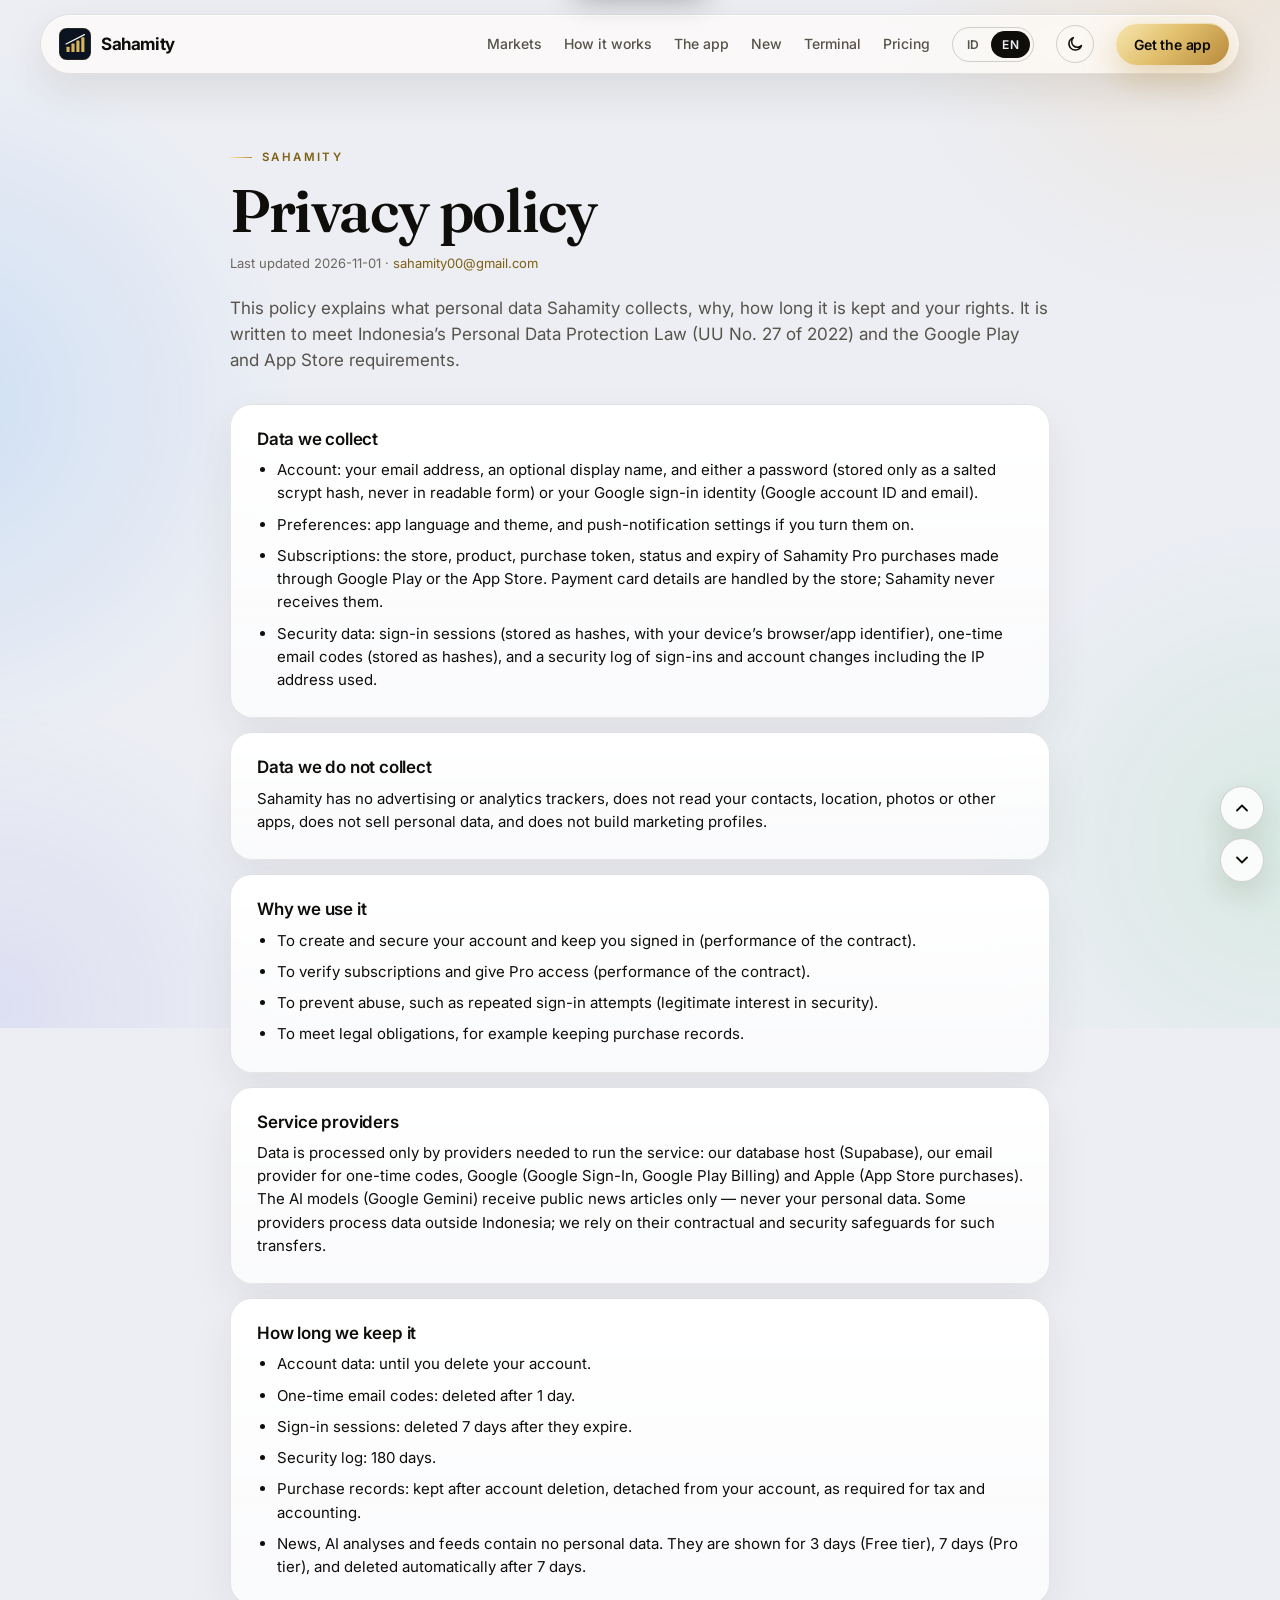
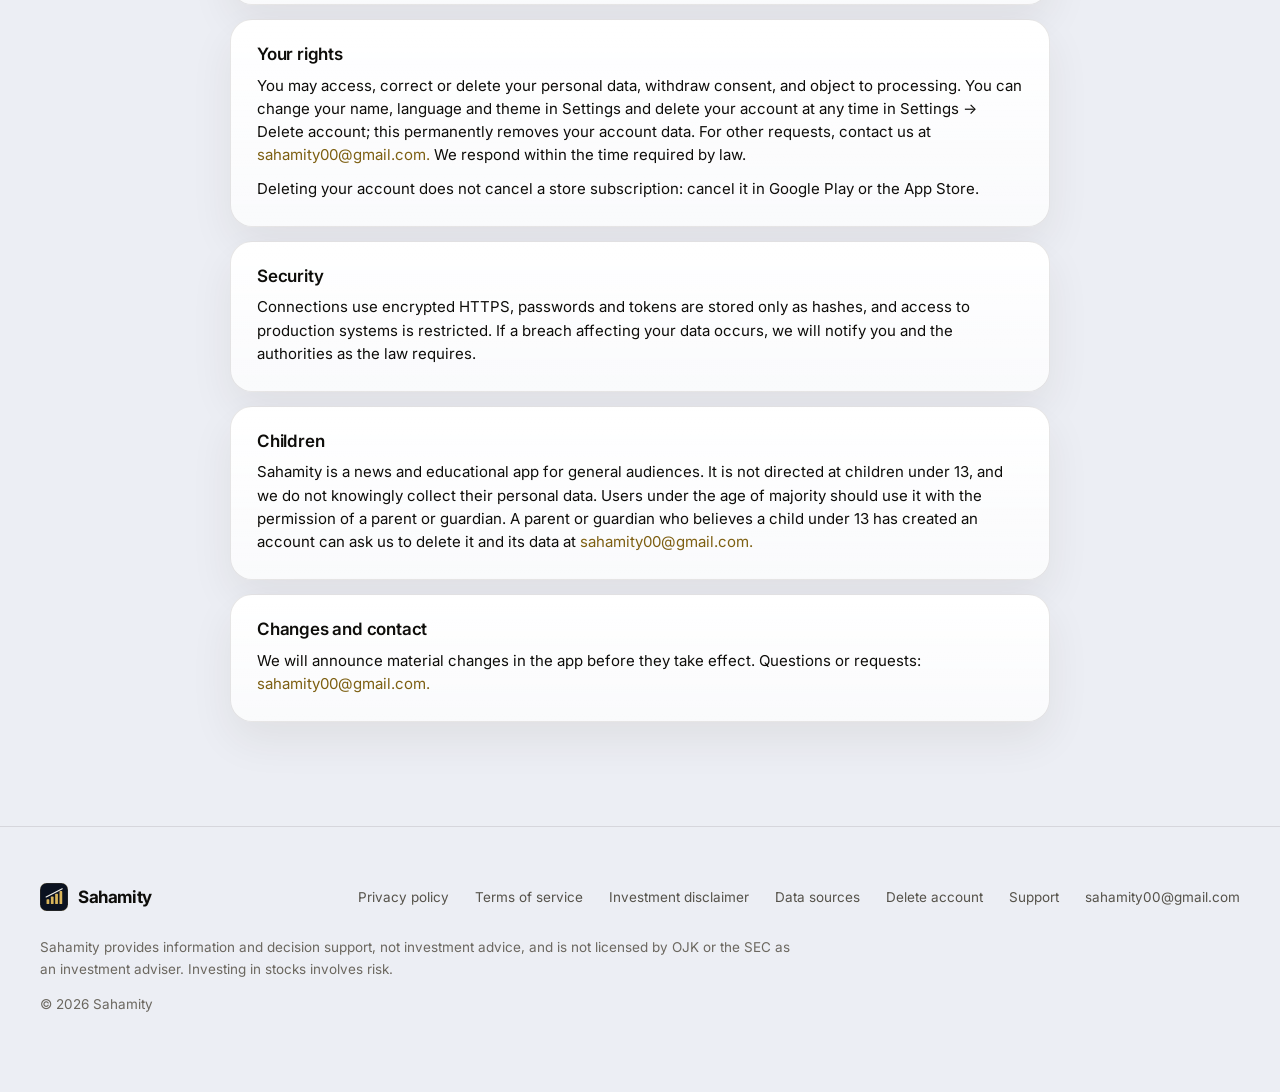
<file: privacy/index.html>
<!doctype html>
<html lang="id" data-lang="id" data-shots="1c71bfae0c">
<head>
  <meta charset="utf-8" />
  <meta name="viewport" content="width=device-width, initial-scale=1" />
  <title>Privacy policy — Sahamity</title>
  <meta name="description" content="This policy explains what personal data Sahamity collects, why, how long it is kept and your rights." />
  <meta name="theme-color" content="#040508" />
  <meta property="og:title" content="Privacy policy — Sahamity" />
  <meta property="og:description" content="This policy explains what personal data Sahamity collects, why, how long it is kept and your rights." />
  <meta property="og:type" content="website" />
  <meta property="og:url" content="https://sahamity.com/privacy/" />
  <meta property="og:site_name" content="Sahamity" />
  <meta property="og:locale" content="id_ID" />
  <meta property="og:locale:alternate" content="en_US" />
  <meta property="og:image" content="https://sahamity.com/og-image.jpg?v=0f80345341" />
  <meta property="og:image:width" content="1200" />
  <meta property="og:image:height" content="630" />
  <meta property="og:image:alt" content="Sahamity: News. AI. Terminal. Corporate actions, price reactions and Terminal for IDX and US stocks, shown in the app" />
  <meta name="twitter:card" content="summary_large_image" />
  <link rel="canonical" href="https://sahamity.com/privacy/" />
  <link rel="icon" href="/favicon.ico" sizes="48x48" />
  <link rel="icon" href="/favicon-96.png" sizes="96x96" type="image/png" />
  <link rel="icon" href="/favicon-192.png" sizes="192x192" type="image/png" />
  <link rel="icon" href="/favicon.svg" type="image/svg+xml" />
  <link rel="apple-touch-icon" href="/apple-touch-icon.png" />
  <script>(function(){var t;try{t=localStorage.getItem('sahamity.theme')}catch(e){}if(t!=='light'&&t!=='dark')t=window.matchMedia&&matchMedia('(prefers-color-scheme: light)').matches?'light':'dark';document.documentElement.setAttribute('data-theme',t)})()</script>
  <link rel="preconnect" href="https://fonts.googleapis.com" />
  <link rel="preconnect" href="https://fonts.gstatic.com" crossorigin />
  <link href="https://fonts.googleapis.com/css2?family=Fraunces:ital,opsz,wght@0,9..144,600;1,9..144,600&family=Inter:wght@400;500;600;700&family=JetBrains+Mono:wght@500;600&display=swap" rel="stylesheet" />
  <link rel="stylesheet" href="/styles.css?v=202b45cdd3" />
  <script src="/site.js?v=4dcd131e91" defer></script>
</head>
<body>
  <a class="skip-link" href="/#markets"><span lang="id">Lewati ke konten</span><span lang="en">Skip to content</span></a>
  <div class="noise" aria-hidden="true"></div>
  <div class="progress" aria-hidden="true"></div>

  <svg width="0" height="0" style="position:absolute" aria-hidden="true">
    <defs>
      <linearGradient id="g-gold" x1="0" y1="0" x2="1" y2="1"><stop offset="0" stop-color="#f7e6b0"/><stop offset=".5" stop-color="#e2c16e"/><stop offset="1" stop-color="#b8893a"/></linearGradient>
      <symbol id="mark" viewBox="0 0 100 100"><rect width="100" height="100" rx="24" fill="#0B1220" stroke="rgba(216,180,90,.55)" stroke-width="1.5"/><rect x="23.4" y="58.4" width="9.8" height="16.8" rx="2" fill="#D8B45A"/><rect x="38.8" y="48.6" width="9.8" height="26.6" rx="2" fill="#D8B45A"/><rect x="54.2" y="38.8" width="9.8" height="36.4" rx="2" fill="#D8B45A"/><rect x="69.6" y="29" width="9.8" height="46.2" rx="2" fill="#D8B45A"/><line x1="22" y1="50" x2="79.4" y2="20.6" stroke="#F3F1EA" stroke-width="4.2" stroke-linecap="round"/></symbol>
      <symbol id="status-icons" viewBox="0 0 66 12"><g fill="currentColor"><rect x="0" y="8" width="3" height="4" rx="1"/><rect x="4.5" y="6" width="3" height="6" rx="1"/><rect x="9" y="3.5" width="3" height="8.5" rx="1"/><rect x="13.5" y="1" width="3" height="11" rx="1"/><path d="M28 3.2a9 9 0 0 1 6.2 2.4l1.1-1.2A10.6 10.6 0 0 0 28 1.6a10.6 10.6 0 0 0-7.3 2.8l1.1 1.2A9 9 0 0 1 28 3.2Zm0 3.2a5.9 5.9 0 0 1 4 1.6l1.1-1.2A7.5 7.5 0 0 0 28 4.8a7.5 7.5 0 0 0-5.1 2l1.1 1.2a5.9 5.9 0 0 1 4-1.6Zm0 3.1c.7 0 1.4.3 1.9.7L28 12.2l-1.9-2a2.8 2.8 0 0 1 1.9-.7Z"/><rect x="41" y="1" width="21" height="10.5" rx="3" fill="none" stroke="currentColor" stroke-opacity=".45"/><rect x="42.6" y="2.6" width="15" height="7.3" rx="1.8"/><path d="M63.3 4.3v4a1.9 1.9 0 0 0 0-4Z" fill-opacity=".45"/></g></symbol>
    </defs>
  </svg>

  

  <header class="nav">
    <div class="wrap bar">
      <a class="brand" href="/" aria-label="Sahamity"><svg width="32" height="32" aria-hidden="true"><use href="#mark"/></svg>Sahamity</a>
      <span class="spacer"></span>
      <a class="link" href="/#markets"><span lang="id">Pasar</span><span lang="en">Markets</span></a>
      <a class="link" href="/#how"><span lang="id">Cara kerja</span><span lang="en">How it works</span></a>
      <a class="link" href="/#tour"><span lang="id">Aplikasi</span><span lang="en">The app</span></a>
      <a class="link" href="#new"><span lang="id">Baru</span><span lang="en">New</span></a>
      <a class="link" href="/#terminal">Terminal</a>
      <a class="link" href="/#pricing"><span lang="id">Harga</span><span lang="en">Pricing</span></a>
      <div class="lang" role="group" aria-label="Language">
        <button type="button" data-set-lang="id" aria-pressed="true">ID</button>
        <button type="button" data-set-lang="en" aria-pressed="false">EN</button>
      </div>
      <button type="button" class="theme-btn" data-toggle-theme aria-label="Mode terang atau gelap / Light or dark mode"><svg class="sun" width="18" height="18" viewBox="0 0 24 24" fill="none" stroke="currentColor" stroke-width="2" stroke-linecap="round" aria-hidden="true"><circle cx="12" cy="12" r="4.5"/><path d="M12 2v2.5M12 19.5V22M2 12h2.5M19.5 12H22M4.9 4.9l1.8 1.8M17.3 17.3l1.8 1.8M4.9 19.1l1.8-1.8M17.3 6.7l1.8-1.8"/></svg><svg class="moon" width="18" height="18" viewBox="0 0 24 24" fill="none" stroke="currentColor" stroke-width="2" stroke-linecap="round" stroke-linejoin="round" aria-hidden="true"><path d="M20.5 14.2A8.5 8.5 0 1 1 9.8 3.5a7 7 0 0 0 10.7 10.7Z"/></svg></button>
      <a class="btn btn-gold get" href="/#download"><span lang="id">Unduh</span><span lang="en">Get the app</span></a>
    </div>
  </header>

  <main class="legal"><div class="wrap">
    <span class="kicker">Sahamity</span>
    <div lang="id"><h1>Kebijakan privasi</h1><p class="updated">Terakhir diperbarui 2026-11-01 · <a href="mailto:sahamity00@gmail.com">sahamity00@gmail.com</a></p><p class="intro">Kebijakan ini menjelaskan data pribadi apa yang dikumpulkan Sahamity, untuk apa, berapa lama disimpan, dan hak Anda. Kebijakan ini disusun untuk memenuhi Undang-Undang Pelindungan Data Pribadi (UU No. 27 Tahun 2022) serta ketentuan Google Play dan App Store.</p><div class="card"><h2>Data yang kami kumpulkan</h2><ul><li>Akun: alamat email, nama tampilan (opsional), dan kata sandi (hanya disimpan sebagai hash scrypt ber-salt, tidak pernah dalam bentuk terbaca) atau identitas masuk Google Anda (ID akun Google dan email).</li><li>Preferensi: bahasa dan tema aplikasi, serta pengaturan notifikasi push jika Anda mengaktifkannya.</li><li>Langganan: toko, produk, token pembelian, status, dan masa berlaku pembelian Sahamity Pro melalui Google Play atau App Store. Data kartu pembayaran diproses oleh toko; Sahamity tidak pernah menerimanya.</li><li>Data keamanan: sesi masuk (disimpan sebagai hash, beserta pengenal browser/aplikasi perangkat Anda), kode email sekali pakai (disimpan sebagai hash), dan log keamanan atas aktivitas masuk dan perubahan akun termasuk alamat IP yang digunakan.</li></ul></div>
<div class="card"><h2>Data yang tidak kami kumpulkan</h2><p>Sahamity tidak memiliki pelacak iklan maupun analitik, tidak membaca kontak, lokasi, foto, atau aplikasi lain Anda, tidak menjual data pribadi, dan tidak membuat profil pemasaran.</p></div>
<div class="card"><h2>Tujuan penggunaan</h2><ul><li>Membuat dan mengamankan akun Anda serta menjaga Anda tetap masuk (pelaksanaan perjanjian).</li><li>Memverifikasi langganan dan memberikan akses Pro (pelaksanaan perjanjian).</li><li>Mencegah penyalahgunaan, seperti percobaan masuk berulang (kepentingan sah untuk keamanan).</li><li>Memenuhi kewajiban hukum, misalnya menyimpan catatan pembelian.</li></ul></div>
<div class="card"><h2>Penyedia layanan</h2><p>Data hanya diproses oleh penyedia yang diperlukan untuk menjalankan layanan: penyedia basis data kami (Supabase), penyedia email untuk kode sekali pakai, Google (Google Sign-In, Google Play Billing), dan Apple (pembelian App Store). Model AI (Google Gemini) hanya menerima artikel berita publik — tidak pernah data pribadi Anda. Sebagian penyedia memproses data di luar Indonesia; untuk transfer tersebut kami mengandalkan perlindungan kontraktual dan keamanan mereka.</p></div>
<div class="card"><h2>Lama penyimpanan</h2><ul><li>Data akun: sampai Anda menghapus akun.</li><li>Kode email sekali pakai: dihapus setelah 1 hari.</li><li>Sesi masuk: dihapus 7 hari setelah kedaluwarsa.</li><li>Log keamanan: 180 hari.</li><li>Catatan pembelian: tetap disimpan setelah akun dihapus, terlepas dari akun Anda, sesuai kewajiban pajak dan akuntansi.</li><li>Berita, analisis AI, dan feed tidak berisi data pribadi. Semuanya ditampilkan selama 3 hari (paket Gratis), 7 hari (paket Pro), dan dihapus otomatis setelah 7 hari.</li></ul></div>
<div class="card"><h2>Hak Anda</h2><p>Anda berhak mengakses, memperbaiki, atau menghapus data pribadi Anda, menarik persetujuan, dan menolak pemrosesan. Anda dapat mengubah nama, bahasa, dan tema di Pengaturan serta menghapus akun kapan saja di Pengaturan → Hapus akun; tindakan ini menghapus data akun Anda secara permanen. Untuk permintaan lain, hubungi kami di <a href="mailto:sahamity00@gmail.com.">sahamity00@gmail.com.</a> Kami menanggapi dalam jangka waktu yang ditetapkan undang-undang.</p><p>Menghapus akun tidak membatalkan langganan di toko: batalkan langganan di Google Play atau App Store.</p></div>
<div class="card"><h2>Keamanan</h2><p>Koneksi menggunakan HTTPS terenkripsi, kata sandi dan token hanya disimpan sebagai hash, dan akses ke sistem produksi dibatasi. Jika terjadi kebocoran yang memengaruhi data Anda, kami akan memberi tahu Anda dan otoritas sebagaimana diwajibkan undang-undang.</p></div>
<div class="card"><h2>Anak-anak</h2><p>Sahamity adalah aplikasi berita dan edukasi untuk khalayak umum. Sahamity tidak ditujukan bagi anak di bawah 13 tahun, dan kami tidak dengan sengaja mengumpulkan data pribadi mereka. Pengguna yang belum dewasa menurut hukum sebaiknya menggunakannya dengan izin orang tua atau wali. Orang tua atau wali yang menduga anak di bawah 13 tahun telah membuat akun dapat meminta kami menghapus akun dan datanya melalui <a href="mailto:sahamity00@gmail.com.">sahamity00@gmail.com.</a></p></div>
<div class="card"><h2>Perubahan dan kontak</h2><p>Perubahan penting akan kami umumkan di aplikasi sebelum berlaku. Pertanyaan atau permintaan: <a href="mailto:sahamity00@gmail.com.">sahamity00@gmail.com.</a></p></div></div>
    <div lang="en"><h1>Privacy policy</h1><p class="updated">Last updated 2026-11-01 · <a href="mailto:sahamity00@gmail.com">sahamity00@gmail.com</a></p><p class="intro">This policy explains what personal data Sahamity collects, why, how long it is kept and your rights. It is written to meet Indonesia’s Personal Data Protection Law (UU No. 27 of 2022) and the Google Play and App Store requirements.</p><div class="card"><h2>Data we collect</h2><ul><li>Account: your email address, an optional display name, and either a password (stored only as a salted scrypt hash, never in readable form) or your Google sign-in identity (Google account ID and email).</li><li>Preferences: app language and theme, and push-notification settings if you turn them on.</li><li>Subscriptions: the store, product, purchase token, status and expiry of Sahamity Pro purchases made through Google Play or the App Store. Payment card details are handled by the store; Sahamity never receives them.</li><li>Security data: sign-in sessions (stored as hashes, with your device’s browser/app identifier), one-time email codes (stored as hashes), and a security log of sign-ins and account changes including the IP address used.</li></ul></div>
<div class="card"><h2>Data we do not collect</h2><p>Sahamity has no advertising or analytics trackers, does not read your contacts, location, photos or other apps, does not sell personal data, and does not build marketing profiles.</p></div>
<div class="card"><h2>Why we use it</h2><ul><li>To create and secure your account and keep you signed in (performance of the contract).</li><li>To verify subscriptions and give Pro access (performance of the contract).</li><li>To prevent abuse, such as repeated sign-in attempts (legitimate interest in security).</li><li>To meet legal obligations, for example keeping purchase records.</li></ul></div>
<div class="card"><h2>Service providers</h2><p>Data is processed only by providers needed to run the service: our database host (Supabase), our email provider for one-time codes, Google (Google Sign-In, Google Play Billing) and Apple (App Store purchases). The AI models (Google Gemini) receive public news articles only — never your personal data. Some providers process data outside Indonesia; we rely on their contractual and security safeguards for such transfers.</p></div>
<div class="card"><h2>How long we keep it</h2><ul><li>Account data: until you delete your account.</li><li>One-time email codes: deleted after 1 day.</li><li>Sign-in sessions: deleted 7 days after they expire.</li><li>Security log: 180 days.</li><li>Purchase records: kept after account deletion, detached from your account, as required for tax and accounting.</li><li>News, AI analyses and feeds contain no personal data. They are shown for 3 days (Free tier), 7 days (Pro tier), and deleted automatically after 7 days.</li></ul></div>
<div class="card"><h2>Your rights</h2><p>You may access, correct or delete your personal data, withdraw consent, and object to processing. You can change your name, language and theme in Settings and delete your account at any time in Settings → Delete account; this permanently removes your account data. For other requests, contact us at <a href="mailto:sahamity00@gmail.com.">sahamity00@gmail.com.</a> We respond within the time required by law.</p><p>Deleting your account does not cancel a store subscription: cancel it in Google Play or the App Store.</p></div>
<div class="card"><h2>Security</h2><p>Connections use encrypted HTTPS, passwords and tokens are stored only as hashes, and access to production systems is restricted. If a breach affecting your data occurs, we will notify you and the authorities as the law requires.</p></div>
<div class="card"><h2>Children</h2><p>Sahamity is a news and educational app for general audiences. It is not directed at children under 13, and we do not knowingly collect their personal data. Users under the age of majority should use it with the permission of a parent or guardian. A parent or guardian who believes a child under 13 has created an account can ask us to delete it and its data at <a href="mailto:sahamity00@gmail.com.">sahamity00@gmail.com.</a></p></div>
<div class="card"><h2>Changes and contact</h2><p>We will announce material changes in the app before they take effect. Questions or requests: <a href="mailto:sahamity00@gmail.com.">sahamity00@gmail.com.</a></p></div></div>
  </div></main>

  <!-- Section jumper: skip ahead or back a section, or jump to any one (the dots, on wide screens). -->
  <nav class="jump" aria-label="Sections" data-jump>
    <ol class="jump-dots"></ol>
    <div class="jump-btns">
      <button type="button" class="jump-btn" data-jump-prev aria-label="Previous section"><svg viewBox="0 0 24 24" aria-hidden="true"><path d="m6 15 6-6 6 6"/></svg></button>
      <button type="button" class="jump-btn next" data-jump-next aria-label="Next section"><svg viewBox="0 0 24 24" aria-hidden="true"><path d="m6 9 6 6 6-6"/></svg></button>
    </div>
  </nav>

  <footer>
    <div class="wrap">
      <div class="top">
        <a class="brand" href="/" aria-label="Sahamity"><svg width="28" height="28" aria-hidden="true"><use href="#mark"/></svg>Sahamity</a>
        <nav>
          <a href="/privacy/"><span lang="id">Kebijakan privasi</span><span lang="en">Privacy policy</span></a>
          <a href="/terms/"><span lang="id">Ketentuan layanan</span><span lang="en">Terms of service</span></a>
          <a href="/disclaimer/"><span lang="id">Penafian investasi</span><span lang="en">Investment disclaimer</span></a>
          <a href="/data-sources/"><span lang="id">Sumber data</span><span lang="en">Data sources</span></a>
          <a href="/delete-account/"><span lang="id">Hapus akun</span><span lang="en">Delete account</span></a>
          <a href="/support/"><span lang="id">Bantuan</span><span lang="en">Support</span></a>
          <a href="mailto:sahamity00@gmail.com">sahamity00@gmail.com</a>
        </nav>
      </div>
      <p class="disclaimer"><span lang="id">Sahamity menyediakan informasi dan pendukung keputusan, bukan nasihat investasi, dan tidak berizin OJK atau SEC sebagai penasihat investasi. Investasi saham mengandung risiko.</span><span lang="en">Sahamity provides information and decision support, not investment advice, and is not licensed by OJK or the SEC as an investment adviser. Investing in stocks involves risk.</span></p>
      <p>© 2026 Sahamity</p>
    </div>
  </footer>
</body>
</html>
</file>
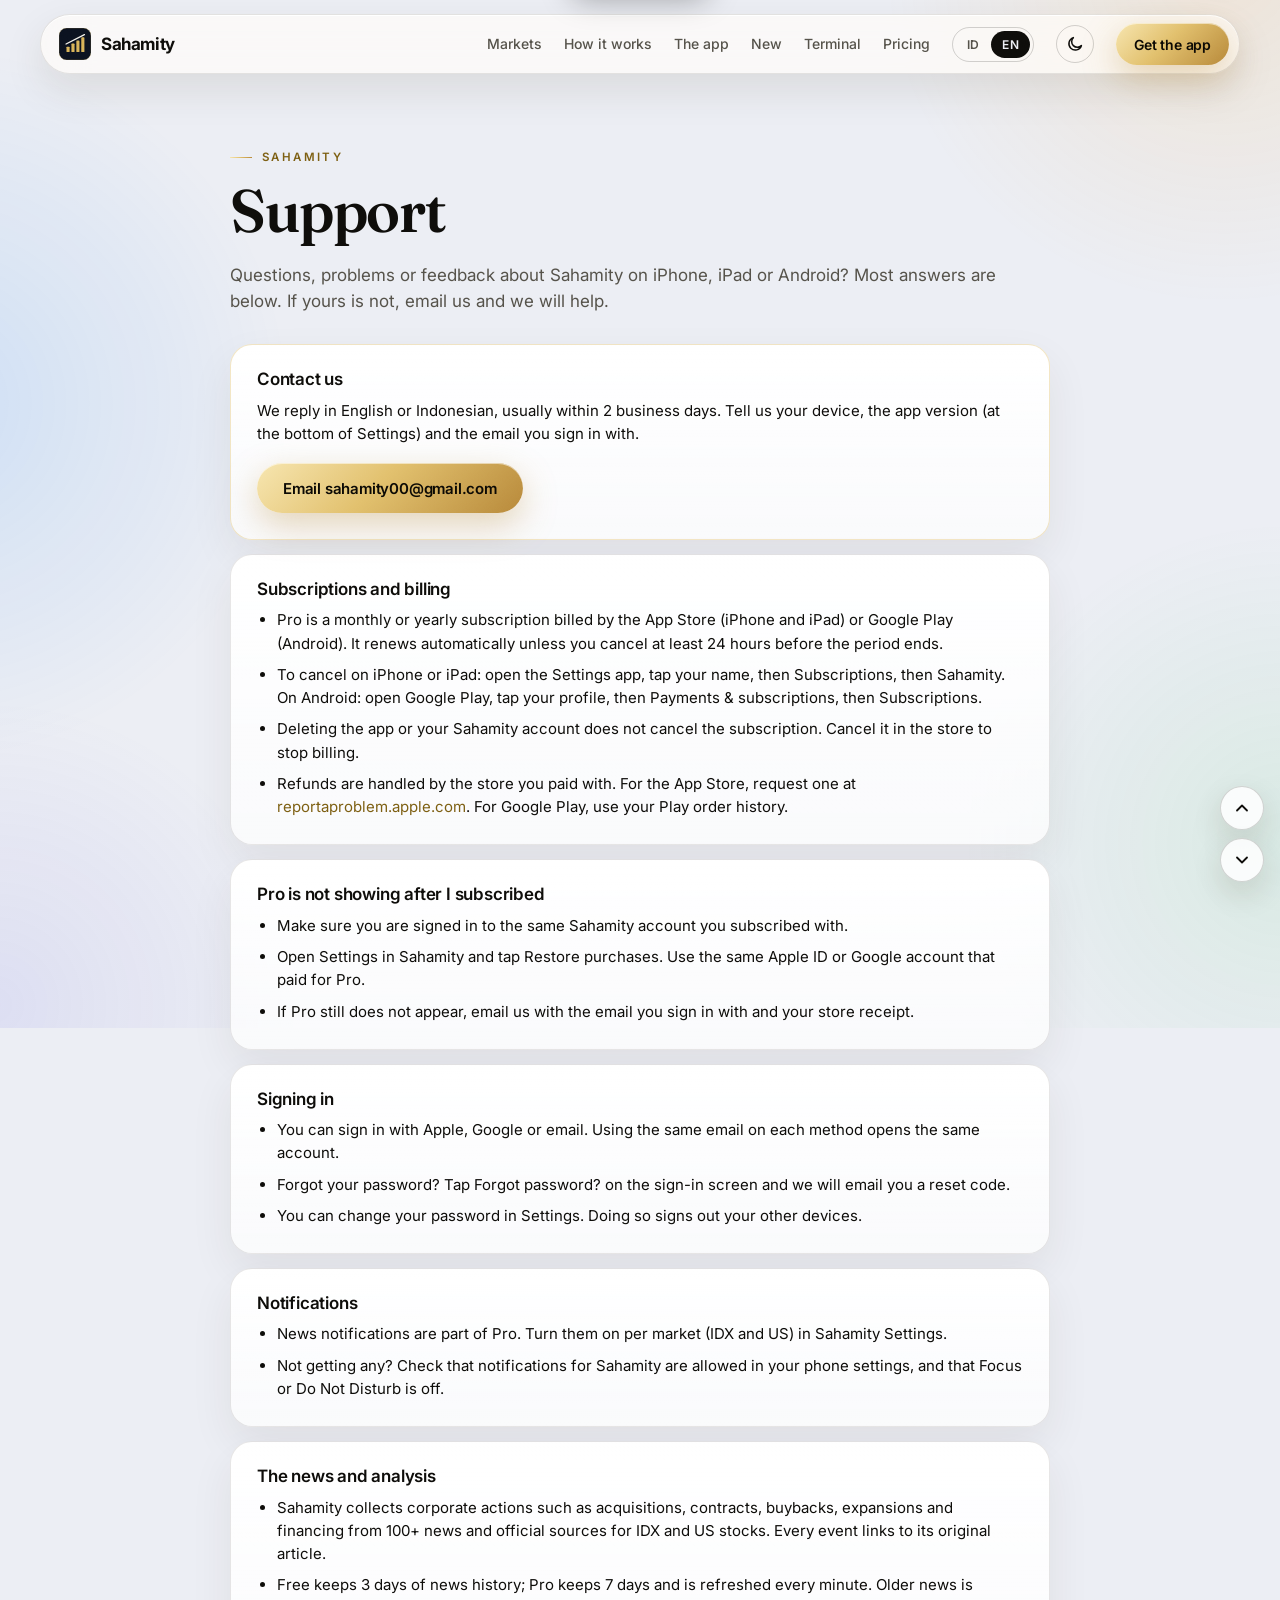
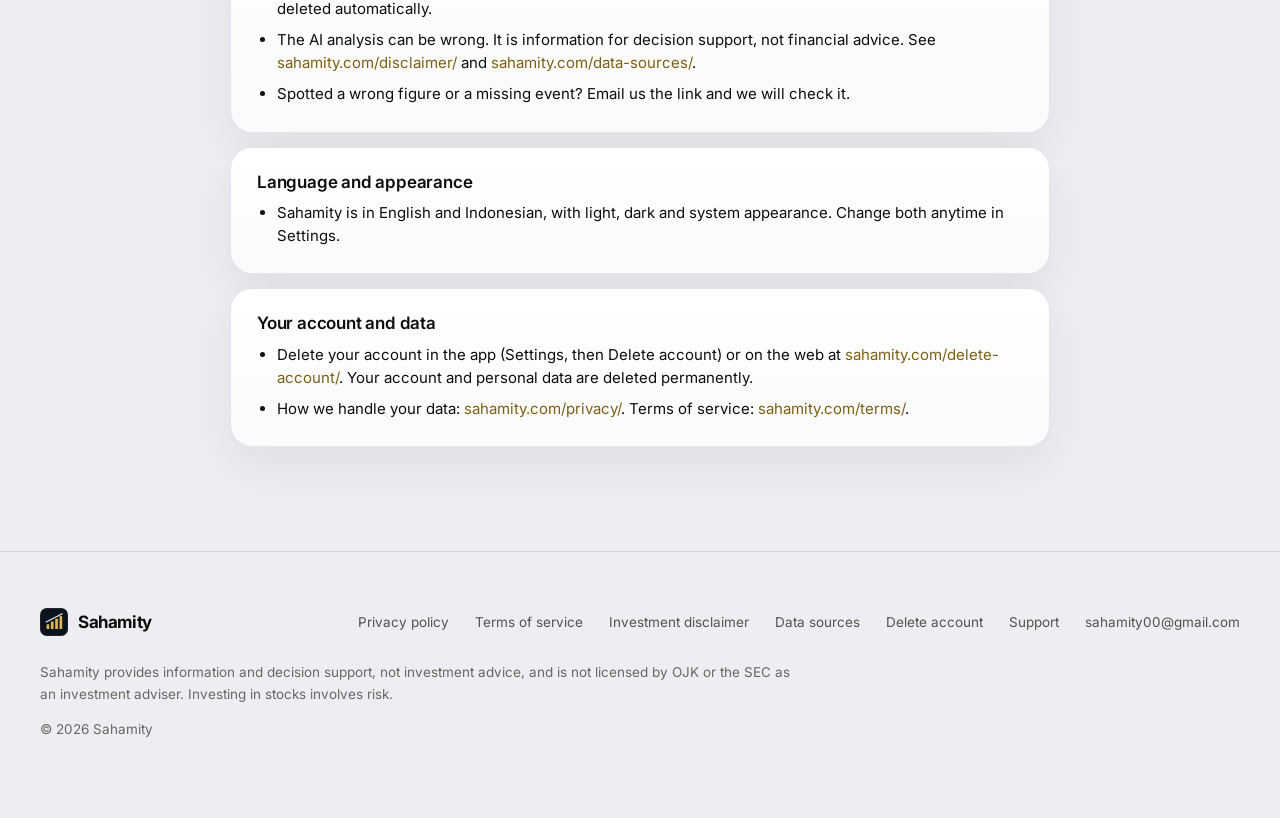
<file: support/index.html>
<!doctype html>
<html lang="id" data-lang="id" data-shots="1c71bfae0c">
<head>
  <meta charset="utf-8" />
  <meta name="viewport" content="width=device-width, initial-scale=1" />
  <title>Support — Sahamity</title>
  <meta name="description" content="Help with Sahamity: subscriptions, restoring Pro, signing in, notifications, your account and how to contact us." />
  <meta name="theme-color" content="#040508" />
  <meta property="og:title" content="Support — Sahamity" />
  <meta property="og:description" content="Help with Sahamity: subscriptions, restoring Pro, signing in, notifications, your account and how to contact us." />
  <meta property="og:type" content="website" />
  <meta property="og:url" content="https://sahamity.com/support/" />
  <meta property="og:site_name" content="Sahamity" />
  <meta property="og:locale" content="id_ID" />
  <meta property="og:locale:alternate" content="en_US" />
  <meta property="og:image" content="https://sahamity.com/og-image.jpg?v=0f80345341" />
  <meta property="og:image:width" content="1200" />
  <meta property="og:image:height" content="630" />
  <meta property="og:image:alt" content="Sahamity: News. AI. Terminal. Corporate actions, price reactions and Terminal for IDX and US stocks, shown in the app" />
  <meta name="twitter:card" content="summary_large_image" />
  <link rel="canonical" href="https://sahamity.com/support/" />
  <link rel="icon" href="/favicon.ico" sizes="48x48" />
  <link rel="icon" href="/favicon-96.png" sizes="96x96" type="image/png" />
  <link rel="icon" href="/favicon-192.png" sizes="192x192" type="image/png" />
  <link rel="icon" href="/favicon.svg" type="image/svg+xml" />
  <link rel="apple-touch-icon" href="/apple-touch-icon.png" />
  <script>(function(){var t;try{t=localStorage.getItem('sahamity.theme')}catch(e){}if(t!=='light'&&t!=='dark')t=window.matchMedia&&matchMedia('(prefers-color-scheme: light)').matches?'light':'dark';document.documentElement.setAttribute('data-theme',t)})()</script>
  <link rel="preconnect" href="https://fonts.googleapis.com" />
  <link rel="preconnect" href="https://fonts.gstatic.com" crossorigin />
  <link href="https://fonts.googleapis.com/css2?family=Fraunces:ital,opsz,wght@0,9..144,600;1,9..144,600&family=Inter:wght@400;500;600;700&family=JetBrains+Mono:wght@500;600&display=swap" rel="stylesheet" />
  <link rel="stylesheet" href="/styles.css?v=202b45cdd3" />
  <script src="/site.js?v=4dcd131e91" defer></script>
</head>
<body>
  <a class="skip-link" href="/#markets"><span lang="id">Lewati ke konten</span><span lang="en">Skip to content</span></a>
  <div class="noise" aria-hidden="true"></div>
  <div class="progress" aria-hidden="true"></div>

  <svg width="0" height="0" style="position:absolute" aria-hidden="true">
    <defs>
      <linearGradient id="g-gold" x1="0" y1="0" x2="1" y2="1"><stop offset="0" stop-color="#f7e6b0"/><stop offset=".5" stop-color="#e2c16e"/><stop offset="1" stop-color="#b8893a"/></linearGradient>
      <symbol id="mark" viewBox="0 0 100 100"><rect width="100" height="100" rx="24" fill="#0B1220" stroke="rgba(216,180,90,.55)" stroke-width="1.5"/><rect x="23.4" y="58.4" width="9.8" height="16.8" rx="2" fill="#D8B45A"/><rect x="38.8" y="48.6" width="9.8" height="26.6" rx="2" fill="#D8B45A"/><rect x="54.2" y="38.8" width="9.8" height="36.4" rx="2" fill="#D8B45A"/><rect x="69.6" y="29" width="9.8" height="46.2" rx="2" fill="#D8B45A"/><line x1="22" y1="50" x2="79.4" y2="20.6" stroke="#F3F1EA" stroke-width="4.2" stroke-linecap="round"/></symbol>
      <symbol id="status-icons" viewBox="0 0 66 12"><g fill="currentColor"><rect x="0" y="8" width="3" height="4" rx="1"/><rect x="4.5" y="6" width="3" height="6" rx="1"/><rect x="9" y="3.5" width="3" height="8.5" rx="1"/><rect x="13.5" y="1" width="3" height="11" rx="1"/><path d="M28 3.2a9 9 0 0 1 6.2 2.4l1.1-1.2A10.6 10.6 0 0 0 28 1.6a10.6 10.6 0 0 0-7.3 2.8l1.1 1.2A9 9 0 0 1 28 3.2Zm0 3.2a5.9 5.9 0 0 1 4 1.6l1.1-1.2A7.5 7.5 0 0 0 28 4.8a7.5 7.5 0 0 0-5.1 2l1.1 1.2a5.9 5.9 0 0 1 4-1.6Zm0 3.1c.7 0 1.4.3 1.9.7L28 12.2l-1.9-2a2.8 2.8 0 0 1 1.9-.7Z"/><rect x="41" y="1" width="21" height="10.5" rx="3" fill="none" stroke="currentColor" stroke-opacity=".45"/><rect x="42.6" y="2.6" width="15" height="7.3" rx="1.8"/><path d="M63.3 4.3v4a1.9 1.9 0 0 0 0-4Z" fill-opacity=".45"/></g></symbol>
    </defs>
  </svg>

  

  <header class="nav">
    <div class="wrap bar">
      <a class="brand" href="/" aria-label="Sahamity"><svg width="32" height="32" aria-hidden="true"><use href="#mark"/></svg>Sahamity</a>
      <span class="spacer"></span>
      <a class="link" href="/#markets"><span lang="id">Pasar</span><span lang="en">Markets</span></a>
      <a class="link" href="/#how"><span lang="id">Cara kerja</span><span lang="en">How it works</span></a>
      <a class="link" href="/#tour"><span lang="id">Aplikasi</span><span lang="en">The app</span></a>
      <a class="link" href="#new"><span lang="id">Baru</span><span lang="en">New</span></a>
      <a class="link" href="/#terminal">Terminal</a>
      <a class="link" href="/#pricing"><span lang="id">Harga</span><span lang="en">Pricing</span></a>
      <div class="lang" role="group" aria-label="Language">
        <button type="button" data-set-lang="id" aria-pressed="true">ID</button>
        <button type="button" data-set-lang="en" aria-pressed="false">EN</button>
      </div>
      <button type="button" class="theme-btn" data-toggle-theme aria-label="Mode terang atau gelap / Light or dark mode"><svg class="sun" width="18" height="18" viewBox="0 0 24 24" fill="none" stroke="currentColor" stroke-width="2" stroke-linecap="round" aria-hidden="true"><circle cx="12" cy="12" r="4.5"/><path d="M12 2v2.5M12 19.5V22M2 12h2.5M19.5 12H22M4.9 4.9l1.8 1.8M17.3 17.3l1.8 1.8M4.9 19.1l1.8-1.8M17.3 6.7l1.8-1.8"/></svg><svg class="moon" width="18" height="18" viewBox="0 0 24 24" fill="none" stroke="currentColor" stroke-width="2" stroke-linecap="round" stroke-linejoin="round" aria-hidden="true"><path d="M20.5 14.2A8.5 8.5 0 1 1 9.8 3.5a7 7 0 0 0 10.7 10.7Z"/></svg></button>
      <a class="btn btn-gold get" href="/#download"><span lang="id">Unduh</span><span lang="en">Get the app</span></a>
    </div>
  </header>

  <main class="legal"><div class="wrap">
    <span class="kicker">Sahamity</span>
    <div lang="id"><h1>Bantuan</h1><p class="intro">Punya pertanyaan, kendala, atau masukan tentang Sahamity di iPhone, iPad, atau Android? Sebagian besar jawabannya ada di bawah. Jika belum, kirim email kepada kami dan kami akan membantu.</p><div class="card support-contact"><h2>Hubungi kami</h2><p>Kami membalas dalam Bahasa Indonesia atau Inggris, biasanya dalam 2 hari kerja. Sertakan perangkat Anda, versi aplikasi (di bagian bawah Pengaturan), dan email yang Anda gunakan untuk masuk.</p><a class="btn btn-gold" href="mailto:sahamity00@gmail.com?subject=Sahamity%20support">Email sahamity00@gmail.com</a></div><div class="card"><h2>Langganan dan pembayaran</h2><ul><li>Pro adalah langganan bulanan atau tahunan yang ditagih oleh App Store (iPhone dan iPad) atau Google Play (Android). Langganan diperpanjang otomatis kecuali dibatalkan paling lambat 24 jam sebelum periode berakhir.</li><li>Membatalkan di iPhone atau iPad: buka aplikasi Pengaturan, ketuk nama Anda, lalu Langganan, lalu Sahamity. Di Android: buka Google Play, ketuk profil Anda, lalu Pembayaran &amp; langganan, lalu Langganan.</li><li>Menghapus aplikasi atau akun Sahamity tidak membatalkan langganan. Batalkan di store untuk menghentikan tagihan.</li><li>Pengembalian dana ditangani oleh store tempat Anda membayar. Untuk App Store, ajukan di <a href="https://reportaproblem.apple.com">reportaproblem.apple.com</a>. Untuk Google Play, gunakan riwayat pesanan Play Anda.</li></ul></div>
<div class="card"><h2>Pro tidak muncul setelah berlangganan</h2><ul><li>Pastikan Anda masuk ke akun Sahamity yang sama dengan yang digunakan saat berlangganan.</li><li>Buka Pengaturan di Sahamity dan ketuk Pulihkan pembelian. Gunakan Apple ID atau akun Google yang sama dengan yang membayar Pro.</li><li>Jika Pro tetap tidak muncul, kirim email berisi email akun Anda dan bukti pembayaran dari store.</li></ul></div>
<div class="card"><h2>Masuk ke akun</h2><ul><li>Anda bisa masuk dengan Apple, Google, atau email. Email yang sama di setiap metode membuka akun yang sama.</li><li>Lupa kata sandi? Ketuk Lupa kata sandi? di layar masuk dan kami akan mengirim kode reset ke email Anda.</li><li>Kata sandi bisa diganti di Pengaturan. Perangkat lain akan otomatis keluar.</li></ul></div>
<div class="card"><h2>Notifikasi</h2><ul><li>Notifikasi berita adalah bagian dari Pro. Aktifkan per pasar (BEI dan AS) di Pengaturan Sahamity.</li><li>Tidak menerima notifikasi? Pastikan notifikasi Sahamity diizinkan di pengaturan ponsel, dan mode Fokus atau Jangan Ganggu tidak aktif.</li></ul></div>
<div class="card"><h2>Berita dan analisis</h2><ul><li>Sahamity mengumpulkan aksi korporasi seperti akuisisi, kontrak, buyback, ekspansi, dan pendanaan dari 100+ sumber berita dan sumber resmi untuk saham BEI dan AS. Setiap peristiwa menautkan ke artikel aslinya.</li><li>Versi gratis menyimpan riwayat berita 3 hari; Pro menyimpan 7 hari dan diperbarui setiap menit. Berita yang lebih lama dihapus otomatis.</li><li>Analisis AI bisa keliru. Analisis ini adalah informasi pendukung keputusan, bukan nasihat keuangan. Lihat <a href="https://sahamity.com/disclaimer/">sahamity.com/disclaimer/</a> dan <a href="https://sahamity.com/data-sources/">sahamity.com/data-sources/</a>.</li><li>Menemukan angka yang salah atau peristiwa yang terlewat? Kirim tautannya lewat email dan kami akan memeriksanya.</li></ul></div>
<div class="card"><h2>Bahasa dan tampilan</h2><ul><li>Sahamity tersedia dalam Bahasa Indonesia dan Inggris, dengan tampilan terang, gelap, dan mengikuti sistem. Ubah kapan saja di Pengaturan.</li></ul></div>
<div class="card"><h2>Akun dan data Anda</h2><ul><li>Hapus akun di aplikasi (Pengaturan, lalu Hapus akun) atau di web melalui <a href="https://sahamity.com/delete-account/">sahamity.com/delete-account/</a>. Akun dan data pribadi Anda dihapus permanen.</li><li>Cara kami menangani data Anda: <a href="https://sahamity.com/privacy/">sahamity.com/privacy/</a>. Ketentuan layanan: <a href="https://sahamity.com/terms/">sahamity.com/terms/</a>.</li></ul></div></div>
    <div lang="en"><h1>Support</h1><p class="intro">Questions, problems or feedback about Sahamity on iPhone, iPad or Android? Most answers are below. If yours is not, email us and we will help.</p><div class="card support-contact"><h2>Contact us</h2><p>We reply in English or Indonesian, usually within 2 business days. Tell us your device, the app version (at the bottom of Settings) and the email you sign in with.</p><a class="btn btn-gold" href="mailto:sahamity00@gmail.com?subject=Sahamity%20support">Email sahamity00@gmail.com</a></div><div class="card"><h2>Subscriptions and billing</h2><ul><li>Pro is a monthly or yearly subscription billed by the App Store (iPhone and iPad) or Google Play (Android). It renews automatically unless you cancel at least 24 hours before the period ends.</li><li>To cancel on iPhone or iPad: open the Settings app, tap your name, then Subscriptions, then Sahamity. On Android: open Google Play, tap your profile, then Payments &amp; subscriptions, then Subscriptions.</li><li>Deleting the app or your Sahamity account does not cancel the subscription. Cancel it in the store to stop billing.</li><li>Refunds are handled by the store you paid with. For the App Store, request one at <a href="https://reportaproblem.apple.com">reportaproblem.apple.com</a>. For Google Play, use your Play order history.</li></ul></div>
<div class="card"><h2>Pro is not showing after I subscribed</h2><ul><li>Make sure you are signed in to the same Sahamity account you subscribed with.</li><li>Open Settings in Sahamity and tap Restore purchases. Use the same Apple ID or Google account that paid for Pro.</li><li>If Pro still does not appear, email us with the email you sign in with and your store receipt.</li></ul></div>
<div class="card"><h2>Signing in</h2><ul><li>You can sign in with Apple, Google or email. Using the same email on each method opens the same account.</li><li>Forgot your password? Tap Forgot password? on the sign-in screen and we will email you a reset code.</li><li>You can change your password in Settings. Doing so signs out your other devices.</li></ul></div>
<div class="card"><h2>Notifications</h2><ul><li>News notifications are part of Pro. Turn them on per market (IDX and US) in Sahamity Settings.</li><li>Not getting any? Check that notifications for Sahamity are allowed in your phone settings, and that Focus or Do Not Disturb is off.</li></ul></div>
<div class="card"><h2>The news and analysis</h2><ul><li>Sahamity collects corporate actions such as acquisitions, contracts, buybacks, expansions and financing from 100+ news and official sources for IDX and US stocks. Every event links to its original article.</li><li>Free keeps 3 days of news history; Pro keeps 7 days and is refreshed every minute. Older news is deleted automatically.</li><li>The AI analysis can be wrong. It is information for decision support, not financial advice. See <a href="https://sahamity.com/disclaimer/">sahamity.com/disclaimer/</a> and <a href="https://sahamity.com/data-sources/">sahamity.com/data-sources/</a>.</li><li>Spotted a wrong figure or a missing event? Email us the link and we will check it.</li></ul></div>
<div class="card"><h2>Language and appearance</h2><ul><li>Sahamity is in English and Indonesian, with light, dark and system appearance. Change both anytime in Settings.</li></ul></div>
<div class="card"><h2>Your account and data</h2><ul><li>Delete your account in the app (Settings, then Delete account) or on the web at <a href="https://sahamity.com/delete-account/">sahamity.com/delete-account/</a>. Your account and personal data are deleted permanently.</li><li>How we handle your data: <a href="https://sahamity.com/privacy/">sahamity.com/privacy/</a>. Terms of service: <a href="https://sahamity.com/terms/">sahamity.com/terms/</a>.</li></ul></div></div>
  </div></main>

  <!-- Section jumper: skip ahead or back a section, or jump to any one (the dots, on wide screens). -->
  <nav class="jump" aria-label="Sections" data-jump>
    <ol class="jump-dots"></ol>
    <div class="jump-btns">
      <button type="button" class="jump-btn" data-jump-prev aria-label="Previous section"><svg viewBox="0 0 24 24" aria-hidden="true"><path d="m6 15 6-6 6 6"/></svg></button>
      <button type="button" class="jump-btn next" data-jump-next aria-label="Next section"><svg viewBox="0 0 24 24" aria-hidden="true"><path d="m6 9 6 6 6-6"/></svg></button>
    </div>
  </nav>

  <footer>
    <div class="wrap">
      <div class="top">
        <a class="brand" href="/" aria-label="Sahamity"><svg width="28" height="28" aria-hidden="true"><use href="#mark"/></svg>Sahamity</a>
        <nav>
          <a href="/privacy/"><span lang="id">Kebijakan privasi</span><span lang="en">Privacy policy</span></a>
          <a href="/terms/"><span lang="id">Ketentuan layanan</span><span lang="en">Terms of service</span></a>
          <a href="/disclaimer/"><span lang="id">Penafian investasi</span><span lang="en">Investment disclaimer</span></a>
          <a href="/data-sources/"><span lang="id">Sumber data</span><span lang="en">Data sources</span></a>
          <a href="/delete-account/"><span lang="id">Hapus akun</span><span lang="en">Delete account</span></a>
          <a href="/support/"><span lang="id">Bantuan</span><span lang="en">Support</span></a>
          <a href="mailto:sahamity00@gmail.com">sahamity00@gmail.com</a>
        </nav>
      </div>
      <p class="disclaimer"><span lang="id">Sahamity menyediakan informasi dan pendukung keputusan, bukan nasihat investasi, dan tidak berizin OJK atau SEC sebagai penasihat investasi. Investasi saham mengandung risiko.</span><span lang="en">Sahamity provides information and decision support, not investment advice, and is not licensed by OJK or the SEC as an investment adviser. Investing in stocks involves risk.</span></p>
      <p>© 2026 Sahamity</p>
    </div>
  </footer>
</body>
</html>
</file>
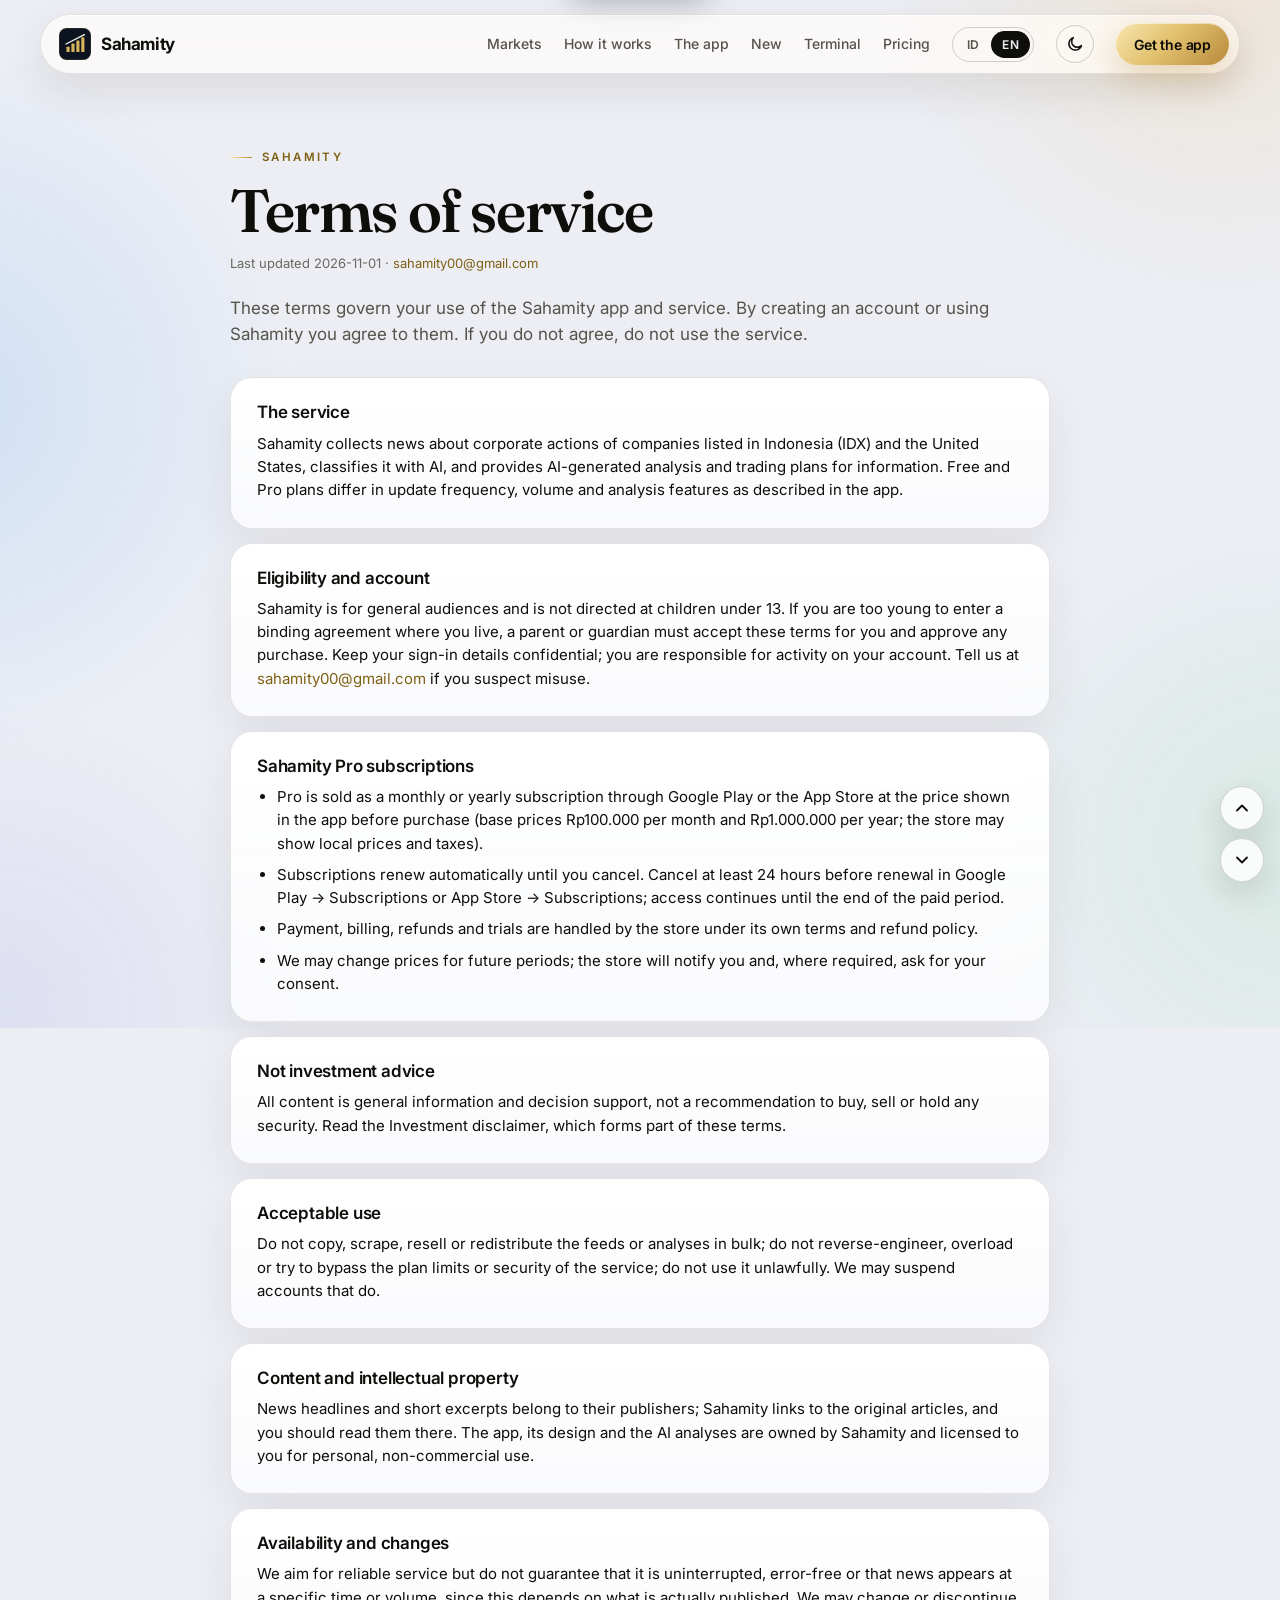
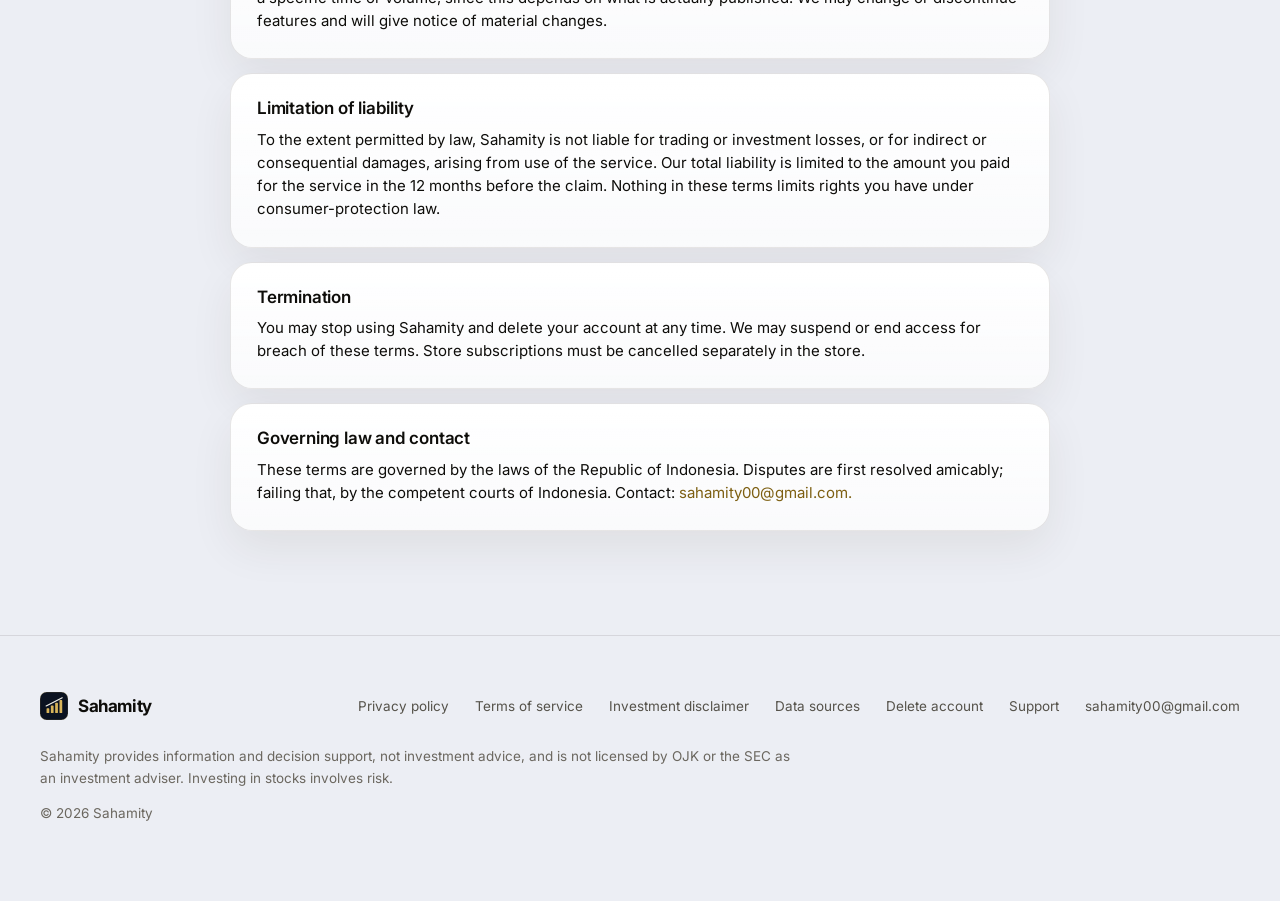
<file: terms/index.html>
<!doctype html>
<html lang="id" data-lang="id" data-shots="1c71bfae0c">
<head>
  <meta charset="utf-8" />
  <meta name="viewport" content="width=device-width, initial-scale=1" />
  <title>Terms of service — Sahamity</title>
  <meta name="description" content="These terms govern your use of the Sahamity app and service. By creating an account or using Sahamity you agree to them." />
  <meta name="theme-color" content="#040508" />
  <meta property="og:title" content="Terms of service — Sahamity" />
  <meta property="og:description" content="These terms govern your use of the Sahamity app and service. By creating an account or using Sahamity you agree to them." />
  <meta property="og:type" content="website" />
  <meta property="og:url" content="https://sahamity.com/terms/" />
  <meta property="og:site_name" content="Sahamity" />
  <meta property="og:locale" content="id_ID" />
  <meta property="og:locale:alternate" content="en_US" />
  <meta property="og:image" content="https://sahamity.com/og-image.jpg?v=0f80345341" />
  <meta property="og:image:width" content="1200" />
  <meta property="og:image:height" content="630" />
  <meta property="og:image:alt" content="Sahamity: News. AI. Terminal. Corporate actions, price reactions and Terminal for IDX and US stocks, shown in the app" />
  <meta name="twitter:card" content="summary_large_image" />
  <link rel="canonical" href="https://sahamity.com/terms/" />
  <link rel="icon" href="/favicon.ico" sizes="48x48" />
  <link rel="icon" href="/favicon-96.png" sizes="96x96" type="image/png" />
  <link rel="icon" href="/favicon-192.png" sizes="192x192" type="image/png" />
  <link rel="icon" href="/favicon.svg" type="image/svg+xml" />
  <link rel="apple-touch-icon" href="/apple-touch-icon.png" />
  <script>(function(){var t;try{t=localStorage.getItem('sahamity.theme')}catch(e){}if(t!=='light'&&t!=='dark')t=window.matchMedia&&matchMedia('(prefers-color-scheme: light)').matches?'light':'dark';document.documentElement.setAttribute('data-theme',t)})()</script>
  <link rel="preconnect" href="https://fonts.googleapis.com" />
  <link rel="preconnect" href="https://fonts.gstatic.com" crossorigin />
  <link href="https://fonts.googleapis.com/css2?family=Fraunces:ital,opsz,wght@0,9..144,600;1,9..144,600&family=Inter:wght@400;500;600;700&family=JetBrains+Mono:wght@500;600&display=swap" rel="stylesheet" />
  <link rel="stylesheet" href="/styles.css?v=202b45cdd3" />
  <script src="/site.js?v=4dcd131e91" defer></script>
</head>
<body>
  <a class="skip-link" href="/#markets"><span lang="id">Lewati ke konten</span><span lang="en">Skip to content</span></a>
  <div class="noise" aria-hidden="true"></div>
  <div class="progress" aria-hidden="true"></div>

  <svg width="0" height="0" style="position:absolute" aria-hidden="true">
    <defs>
      <linearGradient id="g-gold" x1="0" y1="0" x2="1" y2="1"><stop offset="0" stop-color="#f7e6b0"/><stop offset=".5" stop-color="#e2c16e"/><stop offset="1" stop-color="#b8893a"/></linearGradient>
      <symbol id="mark" viewBox="0 0 100 100"><rect width="100" height="100" rx="24" fill="#0B1220" stroke="rgba(216,180,90,.55)" stroke-width="1.5"/><rect x="23.4" y="58.4" width="9.8" height="16.8" rx="2" fill="#D8B45A"/><rect x="38.8" y="48.6" width="9.8" height="26.6" rx="2" fill="#D8B45A"/><rect x="54.2" y="38.8" width="9.8" height="36.4" rx="2" fill="#D8B45A"/><rect x="69.6" y="29" width="9.8" height="46.2" rx="2" fill="#D8B45A"/><line x1="22" y1="50" x2="79.4" y2="20.6" stroke="#F3F1EA" stroke-width="4.2" stroke-linecap="round"/></symbol>
      <symbol id="status-icons" viewBox="0 0 66 12"><g fill="currentColor"><rect x="0" y="8" width="3" height="4" rx="1"/><rect x="4.5" y="6" width="3" height="6" rx="1"/><rect x="9" y="3.5" width="3" height="8.5" rx="1"/><rect x="13.5" y="1" width="3" height="11" rx="1"/><path d="M28 3.2a9 9 0 0 1 6.2 2.4l1.1-1.2A10.6 10.6 0 0 0 28 1.6a10.6 10.6 0 0 0-7.3 2.8l1.1 1.2A9 9 0 0 1 28 3.2Zm0 3.2a5.9 5.9 0 0 1 4 1.6l1.1-1.2A7.5 7.5 0 0 0 28 4.8a7.5 7.5 0 0 0-5.1 2l1.1 1.2a5.9 5.9 0 0 1 4-1.6Zm0 3.1c.7 0 1.4.3 1.9.7L28 12.2l-1.9-2a2.8 2.8 0 0 1 1.9-.7Z"/><rect x="41" y="1" width="21" height="10.5" rx="3" fill="none" stroke="currentColor" stroke-opacity=".45"/><rect x="42.6" y="2.6" width="15" height="7.3" rx="1.8"/><path d="M63.3 4.3v4a1.9 1.9 0 0 0 0-4Z" fill-opacity=".45"/></g></symbol>
    </defs>
  </svg>

  

  <header class="nav">
    <div class="wrap bar">
      <a class="brand" href="/" aria-label="Sahamity"><svg width="32" height="32" aria-hidden="true"><use href="#mark"/></svg>Sahamity</a>
      <span class="spacer"></span>
      <a class="link" href="/#markets"><span lang="id">Pasar</span><span lang="en">Markets</span></a>
      <a class="link" href="/#how"><span lang="id">Cara kerja</span><span lang="en">How it works</span></a>
      <a class="link" href="/#tour"><span lang="id">Aplikasi</span><span lang="en">The app</span></a>
      <a class="link" href="#new"><span lang="id">Baru</span><span lang="en">New</span></a>
      <a class="link" href="/#terminal">Terminal</a>
      <a class="link" href="/#pricing"><span lang="id">Harga</span><span lang="en">Pricing</span></a>
      <div class="lang" role="group" aria-label="Language">
        <button type="button" data-set-lang="id" aria-pressed="true">ID</button>
        <button type="button" data-set-lang="en" aria-pressed="false">EN</button>
      </div>
      <button type="button" class="theme-btn" data-toggle-theme aria-label="Mode terang atau gelap / Light or dark mode"><svg class="sun" width="18" height="18" viewBox="0 0 24 24" fill="none" stroke="currentColor" stroke-width="2" stroke-linecap="round" aria-hidden="true"><circle cx="12" cy="12" r="4.5"/><path d="M12 2v2.5M12 19.5V22M2 12h2.5M19.5 12H22M4.9 4.9l1.8 1.8M17.3 17.3l1.8 1.8M4.9 19.1l1.8-1.8M17.3 6.7l1.8-1.8"/></svg><svg class="moon" width="18" height="18" viewBox="0 0 24 24" fill="none" stroke="currentColor" stroke-width="2" stroke-linecap="round" stroke-linejoin="round" aria-hidden="true"><path d="M20.5 14.2A8.5 8.5 0 1 1 9.8 3.5a7 7 0 0 0 10.7 10.7Z"/></svg></button>
      <a class="btn btn-gold get" href="/#download"><span lang="id">Unduh</span><span lang="en">Get the app</span></a>
    </div>
  </header>

  <main class="legal"><div class="wrap">
    <span class="kicker">Sahamity</span>
    <div lang="id"><h1>Ketentuan layanan</h1><p class="updated">Terakhir diperbarui 2026-11-01 · <a href="mailto:sahamity00@gmail.com">sahamity00@gmail.com</a></p><p class="intro">Ketentuan ini mengatur penggunaan aplikasi dan layanan Sahamity. Dengan membuat akun atau menggunakan Sahamity, Anda menyetujuinya. Jika tidak setuju, jangan gunakan layanan ini.</p><div class="card"><h2>Layanan</h2><p>Sahamity mengumpulkan berita aksi korporasi perusahaan yang tercatat di Indonesia (BEI) dan Amerika Serikat, mengklasifikasikannya dengan AI, serta menyediakan analisis dan rencana trading yang dibuat AI sebagai informasi. Paket Gratis dan Pro berbeda dalam frekuensi pembaruan, jumlah berita, dan fitur analisis sebagaimana dijelaskan di aplikasi.</p></div>
<div class="card"><h2>Syarat dan akun</h2><p>Sahamity ditujukan untuk khalayak umum dan tidak ditujukan bagi anak di bawah 13 tahun. Jika Anda belum cakap membuat perjanjian menurut hukum setempat, orang tua atau wali harus menyetujui ketentuan ini untuk Anda dan menyetujui setiap pembelian. Jaga kerahasiaan data masuk Anda; Anda bertanggung jawab atas aktivitas di akun Anda. Beri tahu kami di <a href="mailto:sahamity00@gmail.com">sahamity00@gmail.com</a> jika Anda menduga ada penyalahgunaan.</p></div>
<div class="card"><h2>Langganan Sahamity Pro</h2><ul><li>Pro dijual sebagai langganan bulanan atau tahunan melalui Google Play atau App Store dengan harga yang ditampilkan di aplikasi sebelum pembelian (harga dasar Rp100.000 per bulan dan Rp1.000.000 per tahun; toko dapat menampilkan harga lokal dan pajak).</li><li>Langganan diperpanjang otomatis sampai Anda membatalkannya. Batalkan paling lambat 24 jam sebelum perpanjangan di Google Play → Langganan atau App Store → Langganan; akses tetap berlaku sampai akhir periode yang telah dibayar.</li><li>Pembayaran, penagihan, pengembalian dana, dan uji coba diatur oleh toko sesuai ketentuan dan kebijakan pengembalian dana toko tersebut.</li><li>Kami dapat mengubah harga untuk periode berikutnya; toko akan memberi tahu Anda dan, bila diwajibkan, meminta persetujuan Anda.</li></ul></div>
<div class="card"><h2>Bukan nasihat investasi</h2><p>Seluruh konten adalah informasi umum dan pendukung keputusan, bukan rekomendasi untuk membeli, menjual, atau menahan efek apa pun. Baca Penafian investasi, yang merupakan bagian dari ketentuan ini.</p></div>
<div class="card"><h2>Penggunaan yang diperbolehkan</h2><p>Jangan menyalin, mengambil otomatis (scraping), menjual kembali, atau mendistribusikan feed atau analisis dalam jumlah besar; jangan merekayasa balik, membebani, atau mencoba menembus batas paket maupun keamanan layanan; jangan menggunakannya secara melanggar hukum. Kami dapat menangguhkan akun yang melakukannya.</p></div>
<div class="card"><h2>Konten dan kekayaan intelektual</h2><p>Judul dan kutipan singkat berita adalah milik penerbitnya; Sahamity menautkan ke artikel asli dan Anda sebaiknya membacanya di sana. Aplikasi, desain, dan analisis AI adalah milik Sahamity dan dilisensikan kepada Anda untuk penggunaan pribadi dan nonkomersial.</p></div>
<div class="card"><h2>Ketersediaan dan perubahan</h2><p>Kami berupaya menjaga layanan tetap andal, tetapi tidak menjamin layanan bebas gangguan atau kesalahan, atau bahwa berita muncul pada waktu atau jumlah tertentu, karena hal itu bergantung pada berita yang benar-benar terbit. Kami dapat mengubah atau menghentikan fitur dan akan memberi tahu perubahan penting.</p></div>
<div class="card"><h2>Batasan tanggung jawab</h2><p>Sejauh diizinkan hukum, Sahamity tidak bertanggung jawab atas kerugian trading atau investasi, maupun kerugian tidak langsung, yang timbul dari penggunaan layanan. Total tanggung jawab kami terbatas pada jumlah yang Anda bayarkan untuk layanan dalam 12 bulan sebelum klaim. Ketentuan ini tidak membatasi hak Anda berdasarkan undang-undang perlindungan konsumen.</p></div>
<div class="card"><h2>Pengakhiran</h2><p>Anda dapat berhenti menggunakan Sahamity dan menghapus akun kapan saja. Kami dapat menangguhkan atau mengakhiri akses jika ketentuan ini dilanggar. Langganan di toko harus dibatalkan terpisah di toko.</p></div>
<div class="card"><h2>Hukum yang berlaku dan kontak</h2><p>Ketentuan ini diatur oleh hukum Republik Indonesia. Sengketa diselesaikan terlebih dahulu secara musyawarah; jika tidak berhasil, melalui pengadilan yang berwenang di Indonesia. Kontak: <a href="mailto:sahamity00@gmail.com.">sahamity00@gmail.com.</a></p></div></div>
    <div lang="en"><h1>Terms of service</h1><p class="updated">Last updated 2026-11-01 · <a href="mailto:sahamity00@gmail.com">sahamity00@gmail.com</a></p><p class="intro">These terms govern your use of the Sahamity app and service. By creating an account or using Sahamity you agree to them. If you do not agree, do not use the service.</p><div class="card"><h2>The service</h2><p>Sahamity collects news about corporate actions of companies listed in Indonesia (IDX) and the United States, classifies it with AI, and provides AI-generated analysis and trading plans for information. Free and Pro plans differ in update frequency, volume and analysis features as described in the app.</p></div>
<div class="card"><h2>Eligibility and account</h2><p>Sahamity is for general audiences and is not directed at children under 13. If you are too young to enter a binding agreement where you live, a parent or guardian must accept these terms for you and approve any purchase. Keep your sign-in details confidential; you are responsible for activity on your account. Tell us at <a href="mailto:sahamity00@gmail.com">sahamity00@gmail.com</a> if you suspect misuse.</p></div>
<div class="card"><h2>Sahamity Pro subscriptions</h2><ul><li>Pro is sold as a monthly or yearly subscription through Google Play or the App Store at the price shown in the app before purchase (base prices Rp100.000 per month and Rp1.000.000 per year; the store may show local prices and taxes).</li><li>Subscriptions renew automatically until you cancel. Cancel at least 24 hours before renewal in Google Play → Subscriptions or App Store → Subscriptions; access continues until the end of the paid period.</li><li>Payment, billing, refunds and trials are handled by the store under its own terms and refund policy.</li><li>We may change prices for future periods; the store will notify you and, where required, ask for your consent.</li></ul></div>
<div class="card"><h2>Not investment advice</h2><p>All content is general information and decision support, not a recommendation to buy, sell or hold any security. Read the Investment disclaimer, which forms part of these terms.</p></div>
<div class="card"><h2>Acceptable use</h2><p>Do not copy, scrape, resell or redistribute the feeds or analyses in bulk; do not reverse-engineer, overload or try to bypass the plan limits or security of the service; do not use it unlawfully. We may suspend accounts that do.</p></div>
<div class="card"><h2>Content and intellectual property</h2><p>News headlines and short excerpts belong to their publishers; Sahamity links to the original articles, and you should read them there. The app, its design and the AI analyses are owned by Sahamity and licensed to you for personal, non-commercial use.</p></div>
<div class="card"><h2>Availability and changes</h2><p>We aim for reliable service but do not guarantee that it is uninterrupted, error-free or that news appears at a specific time or volume, since this depends on what is actually published. We may change or discontinue features and will give notice of material changes.</p></div>
<div class="card"><h2>Limitation of liability</h2><p>To the extent permitted by law, Sahamity is not liable for trading or investment losses, or for indirect or consequential damages, arising from use of the service. Our total liability is limited to the amount you paid for the service in the 12 months before the claim. Nothing in these terms limits rights you have under consumer-protection law.</p></div>
<div class="card"><h2>Termination</h2><p>You may stop using Sahamity and delete your account at any time. We may suspend or end access for breach of these terms. Store subscriptions must be cancelled separately in the store.</p></div>
<div class="card"><h2>Governing law and contact</h2><p>These terms are governed by the laws of the Republic of Indonesia. Disputes are first resolved amicably; failing that, by the competent courts of Indonesia. Contact: <a href="mailto:sahamity00@gmail.com.">sahamity00@gmail.com.</a></p></div></div>
  </div></main>

  <!-- Section jumper: skip ahead or back a section, or jump to any one (the dots, on wide screens). -->
  <nav class="jump" aria-label="Sections" data-jump>
    <ol class="jump-dots"></ol>
    <div class="jump-btns">
      <button type="button" class="jump-btn" data-jump-prev aria-label="Previous section"><svg viewBox="0 0 24 24" aria-hidden="true"><path d="m6 15 6-6 6 6"/></svg></button>
      <button type="button" class="jump-btn next" data-jump-next aria-label="Next section"><svg viewBox="0 0 24 24" aria-hidden="true"><path d="m6 9 6 6 6-6"/></svg></button>
    </div>
  </nav>

  <footer>
    <div class="wrap">
      <div class="top">
        <a class="brand" href="/" aria-label="Sahamity"><svg width="28" height="28" aria-hidden="true"><use href="#mark"/></svg>Sahamity</a>
        <nav>
          <a href="/privacy/"><span lang="id">Kebijakan privasi</span><span lang="en">Privacy policy</span></a>
          <a href="/terms/"><span lang="id">Ketentuan layanan</span><span lang="en">Terms of service</span></a>
          <a href="/disclaimer/"><span lang="id">Penafian investasi</span><span lang="en">Investment disclaimer</span></a>
          <a href="/data-sources/"><span lang="id">Sumber data</span><span lang="en">Data sources</span></a>
          <a href="/delete-account/"><span lang="id">Hapus akun</span><span lang="en">Delete account</span></a>
          <a href="/support/"><span lang="id">Bantuan</span><span lang="en">Support</span></a>
          <a href="mailto:sahamity00@gmail.com">sahamity00@gmail.com</a>
        </nav>
      </div>
      <p class="disclaimer"><span lang="id">Sahamity menyediakan informasi dan pendukung keputusan, bukan nasihat investasi, dan tidak berizin OJK atau SEC sebagai penasihat investasi. Investasi saham mengandung risiko.</span><span lang="en">Sahamity provides information and decision support, not investment advice, and is not licensed by OJK or the SEC as an investment adviser. Investing in stocks involves risk.</span></p>
      <p>© 2026 Sahamity</p>
    </div>
  </footer>
</body>
</html>
</file>
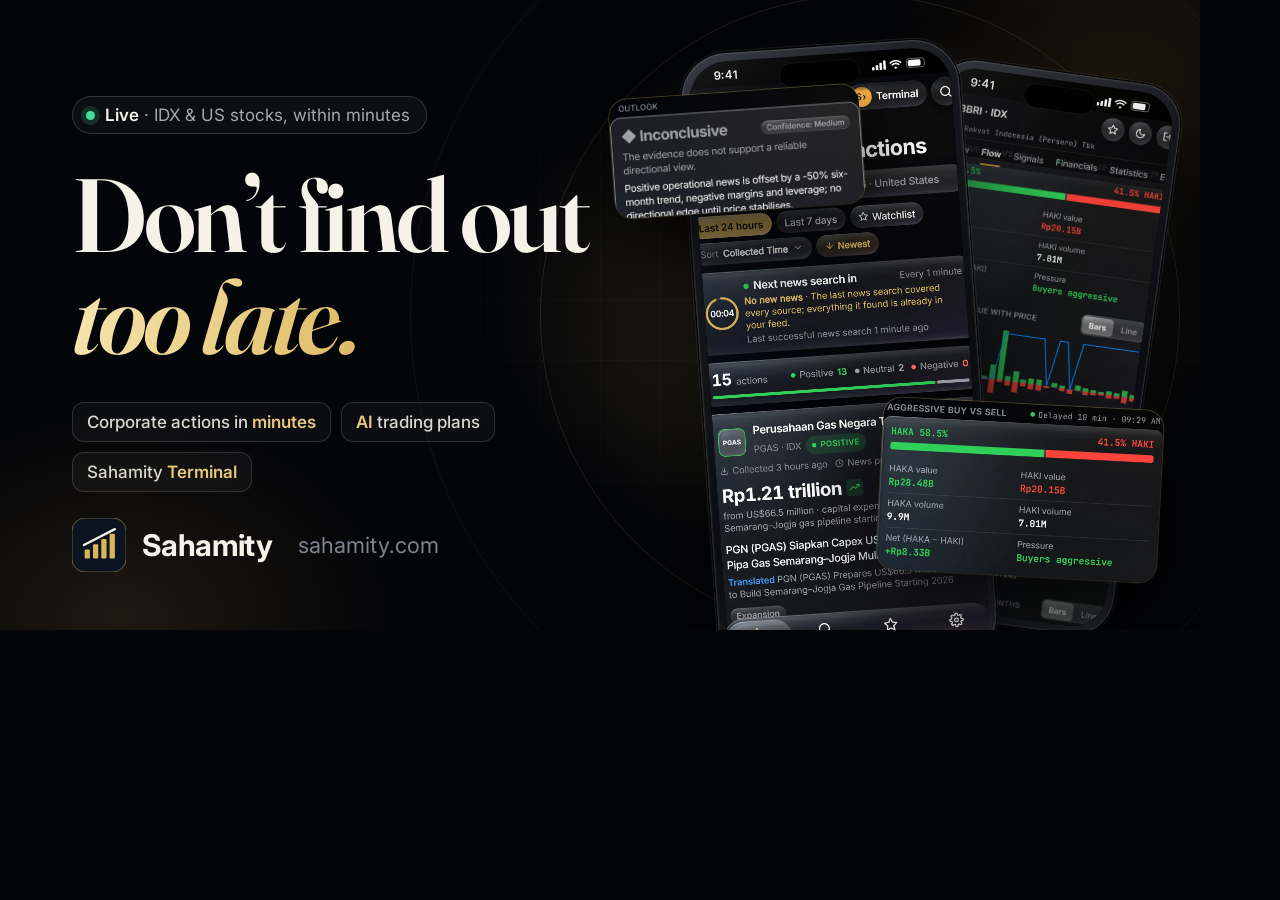
<file: scripts/og-image.html>
<!doctype html>
<!-- The link preview (og-image.jpg, 1200×630) for sahamity.com, built from the site's own screenshots.
     Rendered by make-og.mjs; open it at /scripts/og-image.html on the local site to preview. -->
<html lang="en">
<head>
<meta charset="utf-8" />
<link href="https://fonts.googleapis.com/css2?family=Fraunces:ital,opsz,wght@0,9..144,600;1,9..144,600&family=Inter:wght@400;500;600;700&display=swap" rel="stylesheet" />
<style>
  * { box-sizing: border-box; }
  html, body { margin: 0; width: 1200px; height: 630px; overflow: hidden; background: #040508; }
  body { position: relative; font-family: Inter, sans-serif; color: #f5f2ea; -webkit-font-smoothing: antialiased; }
  .glow { position: absolute; inset: 0; background:
    radial-gradient(560px 420px at 860px 300px, rgba(226, 193, 110, 0.24), transparent 65%),
    radial-gradient(420px 320px at 120px 620px, rgba(120, 95, 50, 0.22), transparent 65%),
    radial-gradient(380px 300px at 1120px 80px, rgba(255, 176, 46, 0.10), transparent 65%); }
  .grid { position: absolute; inset: 0; background-image: linear-gradient(rgba(255,255,255,.035) 1px, transparent 1px), linear-gradient(90deg, rgba(255,255,255,.035) 1px, transparent 1px);
    background-size: 60px 60px; -webkit-mask: radial-gradient(ellipse 60% 70% at 70% 45%, #000 15%, transparent 75%); }
  .ring { position: absolute; left: 860px; top: 315px; width: 640px; height: 640px; margin: -320px 0 0 -320px; border-radius: 50%; border: 1px solid rgba(226, 193, 110, 0.13); }
  .ring.r2 { width: 900px; height: 900px; margin: -450px 0 0 -450px; border-color: rgba(226, 193, 110, 0.06); }

  .copy { position: absolute; left: 72px; top: 96px; width: 560px; }
  .pill { display: inline-flex; align-items: center; gap: 10px; padding: 8px 16px 8px 13px; border-radius: 999px; border: 1px solid rgba(255,255,255,.16); background: rgba(255,255,255,.04); font-size: 17px; color: #a4a8b2; }
  .pill b { color: #f5f2ea; font-weight: 600; }
  .dot { width: 9px; height: 9px; border-radius: 50%; background: #41de9c; box-shadow: 0 0 0 5px rgba(65, 222, 156, .16); }
  h1 { font: 600 104px/0.98 Fraunces, Georgia, serif; letter-spacing: -3.4px; margin: 30px 0 26px; }
  h1 em { display: block; font-style: italic; padding-bottom: .08em; background: linear-gradient(100deg, #f7e6b0, #e2c16e 45%, #b8893a); -webkit-background-clip: text; background-clip: text; color: transparent; }
  .sub { display: flex; flex-wrap: wrap; gap: 10px; }
  .sub span { font-size: 17px; font-weight: 500; padding: 9px 14px; border-radius: 12px; border: 1px solid rgba(255,255,255,.14); background: rgba(255,255,255,.035); color: #d9d6ce; }
  .sub span b { color: #e7c779; font-weight: 600; }
  .brand { position: absolute; left: 72px; bottom: 58px; display: flex; align-items: center; gap: 16px; }
  .brand svg { width: 54px; height: 54px; }
  .brand b { font-size: 30px; font-weight: 700; letter-spacing: -.6px; }
  .brand span { font-size: 22px; color: #7e838e; margin-left: 10px; }

  .device { position: absolute; aspect-ratio: 390 / 872; border-radius: 16.4% / 7.3%; padding: 8px;
    background: linear-gradient(145deg, #3d4049 0%, #16181d 28%, #0b0c10 62%, #2c2f37 100%);
    box-shadow: 0 0 0 1.5px #050608, 0 0 0 2.5px rgba(255,255,255,.08), 0 50px 100px rgba(0,0,0,.75), inset 0 0 2px rgba(255,255,255,.45); }
  .screen { position: relative; height: 100%; border-radius: 14.5% / 6.3%; overflow: hidden; background: #000; display: flex; flex-direction: column; }
  .status { flex: none; height: 26px; display: flex; align-items: center; justify-content: space-between; padding: 2px 22px 0 26px; font: 600 11.5px Inter; color: #fff; }
  .island { position: absolute; top: 7px; left: 50%; width: 30%; height: 23px; transform: translateX(-50%); border-radius: 99px; background: #000; z-index: 3; box-shadow: 0 0 0 1px rgba(255,255,255,.04); }
  .shot { flex: 1; min-height: 0; background: center top / cover no-repeat; }
  .glare { position: absolute; inset: 0; border-radius: inherit; background: linear-gradient(125deg, rgba(255,255,255,.10), rgba(255,255,255,.02) 22%, transparent 40%); }
  .back { left: 900px; top: 70px; width: 248px; transform: rotate(8deg); opacity: .92; }
  .front { left: 700px; top: 46px; width: 278px; transform: rotate(-4deg); }
  .card { position: absolute; border-radius: 18px; overflow: hidden; background: center top / cover no-repeat; box-shadow: 0 34px 80px rgba(0,0,0,.78), 0 0 0 1px rgba(226,193,110,.32); }
  .card.out { left: 612px; top: 92px; width: 250px; aspect-ratio: 1074 / 513; transform: rotate(-4deg); }
  .card.haka { left: 880px; top: 404px; width: 280px; aspect-ratio: 362 / 222; transform: rotate(3deg); }
</style>
</head>
<body>
  <div class="glow"></div><div class="grid"></div><div class="ring"></div><div class="ring r2"></div>

  <div class="device back"><div class="screen"><div class="island"></div><div class="status"><span>9:41</span><svg width="56" height="11" viewBox="0 0 66 12" fill="#fff" aria-hidden="true"><rect x="0" y="8" width="3" height="4" rx="1"/><rect x="4.5" y="6" width="3" height="6" rx="1"/><rect x="9" y="3.5" width="3" height="8.5" rx="1"/><rect x="13.5" y="1" width="3" height="11" rx="1"/><path d="M28 3.2a9 9 0 0 1 6.2 2.4l1.1-1.2A10.6 10.6 0 0 0 28 1.6a10.6 10.6 0 0 0-7.3 2.8l1.1 1.2A9 9 0 0 1 28 3.2Zm0 3.2a5.9 5.9 0 0 1 4 1.6l1.1-1.2A7.5 7.5 0 0 0 28 4.8a7.5 7.5 0 0 0-5.1 2l1.1 1.2a5.9 5.9 0 0 1 4-1.6Zm0 3.1c.7 0 1.4.3 1.9.7L28 12.2l-1.9-2a2.8 2.8 0 0 1 1.9-.7Z"/><rect x="41" y="1" width="21" height="10.5" rx="3" fill="none" stroke="#fff" stroke-opacity=".45"/><rect x="42.6" y="2.6" width="15" height="7.3" rx="1.8"/></svg></div><div class="shot" style="background-image:url(../shots/t-flow-en.webp)"></div><div class="glare"></div></div></div>
  <div class="device front"><div class="screen"><div class="island"></div><div class="status"><span>9:41</span><svg width="56" height="11" viewBox="0 0 66 12" fill="#fff" aria-hidden="true"><rect x="0" y="8" width="3" height="4" rx="1"/><rect x="4.5" y="6" width="3" height="6" rx="1"/><rect x="9" y="3.5" width="3" height="8.5" rx="1"/><rect x="13.5" y="1" width="3" height="11" rx="1"/><path d="M28 3.2a9 9 0 0 1 6.2 2.4l1.1-1.2A10.6 10.6 0 0 0 28 1.6a10.6 10.6 0 0 0-7.3 2.8l1.1 1.2A9 9 0 0 1 28 3.2Zm0 3.2a5.9 5.9 0 0 1 4 1.6l1.1-1.2A7.5 7.5 0 0 0 28 4.8a7.5 7.5 0 0 0-5.1 2l1.1 1.2a5.9 5.9 0 0 1 4-1.6Zm0 3.1c.7 0 1.4.3 1.9.7L28 12.2l-1.9-2a2.8 2.8 0 0 1 1.9-.7Z"/><rect x="41" y="1" width="21" height="10.5" rx="3" fill="none" stroke="#fff" stroke-opacity=".45"/><rect x="42.6" y="2.6" width="15" height="7.3" rx="1.8"/></svg></div><div class="shot" style="background-image:url(../shots/feed-en.webp)"></div><div class="glare"></div></div></div>
  <div class="card out" style="background-image:url(../shots/c-outlook-en.webp)"></div>
  <div class="card haka" style="background-image:url(../shots/c-haka-en.webp)"></div>

  <div class="copy">
    <span class="pill"><span class="dot"></span><span><b>Live</b> · IDX &amp; US stocks, within minutes</span></span>
    <h1>Don’t find out<em>too late.</em></h1>
    <div class="sub"><span>Corporate actions in <b>minutes</b></span><span><b>AI</b> trading plans</span><span>Sahamity <b>Terminal</b></span></div>
  </div>
  <div class="brand">
    <svg viewBox="0 0 100 100" aria-hidden="true"><rect width="100" height="100" rx="24" fill="#0B1220" stroke="rgba(216,180,90,.55)" stroke-width="1.5"/><rect x="23.4" y="58.4" width="9.8" height="16.8" rx="2" fill="#D8B45A"/><rect x="38.8" y="48.6" width="9.8" height="26.6" rx="2" fill="#D8B45A"/><rect x="54.2" y="38.8" width="9.8" height="36.4" rx="2" fill="#D8B45A"/><rect x="69.6" y="29" width="9.8" height="46.2" rx="2" fill="#D8B45A"/><line x1="22" y1="50" x2="79.4" y2="20.6" stroke="#F3F1EA" stroke-width="4.2" stroke-linecap="round"/></svg>
    <b>Sahamity</b><span>sahamity.com</span>
  </div>
</body>
</html>
</file>
<file: styles.css>
/* Sahamity — website. Aurum Noir: obsidian, champagne gold, glass. */
:root {
  --bg: #040508;
  --surface: rgba(18, 20, 27, 0.72);
  --border: rgba(255, 255, 255, 0.07);
  --border-strong: rgba(255, 255, 255, 0.14);
  --text: #f5f2ea;
  --muted: #a4a8b2;
  --faint: #7e838e;
  --gold-from: #f7e6b0;
  --gold-mid: #e2c16e;
  --gold-to: #b8893a;
  --gold: linear-gradient(135deg, var(--gold-from), var(--gold-mid) 45%, var(--gold-to));
  --accent: #e7c779;
  /* The other market's price, under the main one. */
  --amber: #ffb340;
  --bull: #41de9c;
  --bear: #ff6e6a;
  --serif: 'Fraunces', Georgia, serif;
  --sans: 'Inter', system-ui, -apple-system, 'Segoe UI', sans-serif;
  --ease: cubic-bezier(0.2, 0.8, 0.2, 1);
  --screen: #111216;
  --screen-fg: #fff;
  color-scheme: dark;
}
* { box-sizing: border-box; }
html { background: var(--bg); overflow-x: clip; scroll-behavior: smooth; }
body {
  margin: 0;
  overflow-x: clip;
  font-family: var(--sans);
  color: var(--text);
  background: var(--bg);
  line-height: 1.55;
  -webkit-font-smoothing: antialiased;
  text-rendering: optimizeLegibility;
}
img { display: block; max-width: 100%; }
a { color: var(--accent); text-decoration: none; }
a:hover { text-decoration: underline; }
::selection { background: rgba(226, 193, 110, 0.35); color: #fff; }

/* Language: only the chosen one shows */
html[data-lang='id'] [lang='en'],
html[data-lang='en'] [lang='id'] { display: none !important; }

.wrap { width: min(1200px, 100% - 32px); margin-inline: auto; }
section { position: relative; padding: 130px 0; }
@media (max-width: 900px) { section { padding: 84px 0; } }

/* Film grain */
.noise { position: fixed; inset: 0; z-index: 60; pointer-events: none; opacity: 0.05; mix-blend-mode: overlay;
  background-image: url("data:image/svg+xml,%3Csvg xmlns='http://www.w3.org/2000/svg' width='160' height='160'%3E%3Cfilter id='n'%3E%3CfeTurbulence type='fractalNoise' baseFrequency='.9' numOctaves='3' stitchTiles='stitch'/%3E%3C/filter%3E%3Crect width='100%25' height='100%25' filter='url(%23n)'/%3E%3C/svg%3E"); }

/* Scroll progress */
.progress { position: fixed; top: 0; left: 0; right: 0; height: 2px; z-index: 70; transform-origin: 0 50%; transform: scaleX(var(--p, 0)); background: var(--gold); box-shadow: 0 0 12px rgba(226, 193, 110, 0.6); }

/* ───── Nav ───── */
.nav { position: fixed; top: 14px; left: 0; right: 0; z-index: 50; pointer-events: none; }
.nav .bar { pointer-events: auto; display: flex; align-items: center; gap: 22px; height: 60px; padding: 0 10px 0 18px; border-radius: 999px;
  background: rgba(10, 11, 16, 0.55); border: 1px solid var(--border); backdrop-filter: blur(22px) saturate(160%); -webkit-backdrop-filter: blur(22px) saturate(160%);
  box-shadow: 0 20px 50px rgba(0, 0, 0, 0.35), inset 0 1px 0 rgba(255, 255, 255, 0.05); transition: background 0.3s, border-color 0.3s; }
.nav.scrolled .bar { background: rgba(10, 11, 16, 0.82); border-color: var(--border-strong); }
.brand { display: flex; align-items: center; gap: 10px; color: var(--text); font-weight: 700; font-size: 17px; letter-spacing: -0.4px; }
.brand:hover { text-decoration: none; }
.nav .spacer { flex: 1; }
.nav a.link { color: var(--muted); font-size: 14px; font-weight: 500; transition: color 0.2s; }
.nav a.link:hover { color: var(--text); text-decoration: none; }
.lang { display: flex; border: 1px solid var(--border-strong); border-radius: 999px; padding: 3px; }
.lang button { background: none; border: 0; color: var(--muted); font: 600 12px var(--sans); letter-spacing: 0.6px; padding: 6px 11px; border-radius: 999px; cursor: pointer; }
.lang button[aria-pressed='true'] { background: var(--text); color: var(--bg); }
.theme-btn { flex: none; width: 38px; height: 38px; display: grid; place-items: center; border-radius: 50%; border: 1px solid var(--border-strong); background: none; color: var(--text); cursor: pointer; transition: border-color 0.2s, color 0.2s; }
.theme-btn:hover { border-color: var(--accent); color: var(--accent); }
.theme-btn svg { grid-area: 1 / 1; }
html[data-theme='light'] .theme-btn .sun, html:not([data-theme='light']) .theme-btn .moon { display: none; }
.nav .get { height: 42px; padding: 0 18px; font-size: 14px; }
@media (max-width: 900px) { .nav a.link, .nav .get { display: none; } .nav .bar { gap: 12px; } }
/* Tight screens: smaller controls, and below 330px only the logo, so ID/EN and the theme button always fit. */
@media (max-width: 400px) {
  .nav .bar { gap: 8px; padding: 0 8px 0 12px; height: 54px; }
  .brand { gap: 8px; font-size: 16px; }
  .brand svg { width: 28px; height: 28px; }
  .lang button { padding: 6px 9px; letter-spacing: 0.3px; }
  .theme-btn { width: 34px; height: 34px; }
}
@media (max-width: 329px) { .nav .brand { font-size: 0; gap: 0; } }

/* ───── Type ───── */
.kicker { font: 600 11.5px var(--sans); letter-spacing: 2.4px; text-transform: uppercase; color: var(--accent); display: inline-flex; align-items: center; gap: 10px; }
.kicker::before { content: ''; width: 22px; height: 1.5px; background: var(--gold); }
h1, h2, h3 { font-family: var(--serif); font-weight: 600; letter-spacing: -1px; margin: 0; }
h1 { font-size: clamp(46px, 6vw, 76px); line-height: 0.98; letter-spacing: -2.5px; margin: 24px 0 26px; }
h2 { font-size: clamp(36px, 5vw, 66px); line-height: 1.02; letter-spacing: -1.6px; }
h3 { font-size: 24px; letter-spacing: -0.5px; }
.lede { font-size: clamp(17px, 1.6vw, 20px); color: var(--muted); max-width: 540px; margin: 0 0 36px; }
.grad { background: linear-gradient(100deg, var(--gold-from) 0%, var(--gold-mid) 30%, #fff4cf 50%, var(--gold-mid) 70%, var(--gold-to) 100%); background-size: 220% 100%;
  -webkit-background-clip: text; background-clip: text; color: transparent; animation: sheen 7s ease-in-out infinite; font-style: italic; padding-right: 0.06em;
  /* The text is painted from the background, which ends at the box: extend it under descenders (the gg in menggerakkan). */
  padding-bottom: 0.16em; margin-bottom: -0.16em; }
@keyframes sheen { 0%, 100% { background-position: 0% 50%; } 50% { background-position: 100% 50%; } }
.section-head { max-width: 760px; margin-bottom: 64px; }
.section-head h2 { margin-top: 18px; }
.section-head p { color: var(--muted); font-size: 18px; margin: 20px 0 0; max-width: 620px; }
.center { text-align: center; margin-inline: auto; }
.center .kicker { justify-content: center; }
.center p { margin-inline: auto; }

/* ───── Buttons ───── */
.btn { display: inline-flex; align-items: center; justify-content: center; gap: 10px; height: 54px; padding: 0 26px; border-radius: 999px; font: 600 15px var(--sans); letter-spacing: -0.2px; border: 0; cursor: pointer; transition: transform 0.25s var(--ease), box-shadow 0.25s; }
.btn:hover { text-decoration: none; transform: translateY(-2px); }
.btn-gold { color: #0b0904; background: var(--gold); box-shadow: 0 12px 34px rgba(184, 137, 58, 0.35), inset 0 1px 0 rgba(255, 255, 255, 0.55); }
.btn-gold:hover { box-shadow: 0 18px 44px rgba(184, 137, 58, 0.5), inset 0 1px 0 rgba(255, 255, 255, 0.55); }
.cta { display: flex; flex-wrap: wrap; gap: 14px; }

/* Store buttons (links are placeholders until the listings go live) */
.store { position: relative; display: inline-flex; align-items: center; gap: 12px; height: 60px; padding: 0 24px 0 18px; border-radius: 18px; color: var(--text); overflow: hidden;
  background: linear-gradient(180deg, rgba(255, 255, 255, 0.09), rgba(255, 255, 255, 0.02)); border: 1px solid var(--border-strong);
  box-shadow: 0 14px 34px rgba(0, 0, 0, 0.45), inset 0 1px 0 rgba(255, 255, 255, 0.1); transition: transform 0.25s var(--ease), border-color 0.25s; }
.store::after { content: ''; position: absolute; inset: 0; background: linear-gradient(115deg, transparent 30%, rgba(255, 255, 255, 0.14) 50%, transparent 70%); transform: translateX(-120%); transition: transform 0.8s var(--ease); }
.store:hover { text-decoration: none; transform: translateY(-3px); border-color: rgba(226, 193, 110, 0.7); }
.store:hover::after { transform: translateX(120%); }
.store > span { display: flex; flex-direction: column; font: 600 19px/1.1 var(--sans); letter-spacing: -0.3px; text-align: left; }
.store small { font: 500 11px var(--sans); color: var(--muted); letter-spacing: 0.2px; margin-bottom: 3px; }
.store.primary { border-color: rgba(226, 193, 110, 0.55); box-shadow: 0 14px 40px rgba(184, 137, 58, 0.25), inset 0 1px 0 rgba(255, 255, 255, 0.12); }

/* ───── Atmosphere ───── */
.aurora { position: absolute; inset: -20% -10% auto; height: 140%; z-index: 0; pointer-events: none; overflow: hidden; filter: blur(70px) saturate(130%); }
.aurora i { position: absolute; border-radius: 50%; mix-blend-mode: screen; animation: drift 22s ease-in-out infinite alternate; }
.aurora i:nth-child(1) { width: 52vw; height: 52vw; left: 42%; top: 0; background: radial-gradient(circle, rgba(226, 193, 110, 0.30), transparent 62%); }
.aurora i:nth-child(2) { width: 40vw; height: 40vw; left: -6%; top: 18%; background: radial-gradient(circle, rgba(120, 95, 50, 0.30), transparent 60%); animation-duration: 28s; }
.aurora i:nth-child(3) { width: 34vw; height: 34vw; left: 62%; top: 38%; background: radial-gradient(circle, rgba(65, 222, 156, 0.10), transparent 60%); animation-duration: 34s; }
@keyframes drift { from { transform: translate3d(0, 0, 0) scale(1); } to { transform: translate3d(-8%, 6%, 0) scale(1.15); } }
.grid-lines { position: absolute; inset: 0; z-index: 0; pointer-events: none;
  background-image: linear-gradient(rgba(255, 255, 255, 0.035) 1px, transparent 1px), linear-gradient(90deg, rgba(255, 255, 255, 0.035) 1px, transparent 1px);
  background-size: 72px 72px; -webkit-mask: radial-gradient(ellipse 70% 60% at 50% 35%, #000 20%, transparent 75%); mask: radial-gradient(ellipse 70% 60% at 50% 35%, #000 20%, transparent 75%); }
.spot { position: absolute; inset: 0; z-index: 0; pointer-events: none; background: radial-gradient(560px circle at var(--mx, 70%) var(--my, 30%), rgba(226, 193, 110, 0.09), transparent 60%); }

/* ───── Hero ───── */
.hero { min-height: 100vh; padding: 150px 0 90px; display: flex; align-items: center; overflow: hidden; }
.hero .wrap { position: relative; z-index: 1; display: grid; grid-template-columns: 1.05fr 0.95fr; gap: 40px; align-items: center; }
.live-pill { display: inline-flex; align-items: center; gap: 10px; padding: 7px 14px 7px 12px; border-radius: 999px; border: 1px solid var(--border-strong); background: rgba(255, 255, 255, 0.03); font-size: 13px; color: var(--muted); backdrop-filter: blur(8px); }
.live-pill b { color: var(--text); font-weight: 600; }
.dot { width: 8px; height: 8px; border-radius: 50%; background: var(--bull); animation: ping 2s infinite; flex: none; }
@keyframes ping { 0% { box-shadow: 0 0 0 0 rgba(65, 222, 156, 0.55); } 80%, 100% { box-shadow: 0 0 0 10px rgba(65, 222, 156, 0); } }
.trust { display: grid; grid-template-columns: repeat(4, max-content); gap: 18px 36px; margin-top: 46px; padding-top: 28px; border-top: 1px solid var(--border); color: var(--faint); font-size: 13px; }
.trust b { color: var(--text); font: 600 30px var(--serif); letter-spacing: -0.8px; display: block; line-height: 1.1; }
@media (max-width: 560px) { .trust { grid-template-columns: repeat(2, 1fr); gap: 18px; font-size: 12px; } .trust b { font-size: 24px; } }

.stage { position: relative; height: 740px; perspective: 1700px; }
.stage .tilt { position: absolute; inset: 0; transform-style: preserve-3d; transform: rotateY(var(--ry, -12deg)) rotateX(var(--rx, 5deg)); transition: transform 0.7s var(--ease); }
.stage .device { position: absolute; left: 50%; top: 0; width: 330px; transform: translateX(-50%); }
.stage .halo { position: absolute; left: 50%; top: 46%; width: 560px; height: 560px; transform: translate(-50%, -50%); border-radius: 50%; background: radial-gradient(circle, rgba(226, 193, 110, 0.26), transparent 62%); filter: blur(30px); }
.stage .comp { position: absolute; width: 262px; border-radius: 22px; overflow: hidden; box-shadow: 0 40px 90px rgba(0, 0, 0, 0.75), 0 0 0 1px rgba(226, 193, 110, 0.25); }
.stage .comp.a { left: -12px; top: 64px; transform: translateZ(90px); }
.stage .comp.b { right: -92px; bottom: 36px; width: 290px; transform: translateZ(150px); }
@media (max-width: 1480px) { .stage .comp.b { right: 4%; } .stage .comp.a { left: 2%; } }
.ring { position: absolute; left: 50%; top: 48%; width: 640px; height: 640px; margin: -320px 0 0 -320px; border-radius: 50%; border: 1px solid rgba(226, 193, 110, 0.12); pointer-events: none; animation: spin 40s linear infinite; }
.ring.r2 { width: 840px; height: 840px; margin: -420px 0 0 -420px; border-color: rgba(226, 193, 110, 0.06); animation-duration: 70s; animation-direction: reverse; }
.ring::after { content: ''; position: absolute; top: -4px; left: 50%; width: 8px; height: 8px; border-radius: 50%; background: var(--accent); box-shadow: 0 0 14px var(--accent); }
@keyframes spin { to { transform: rotate(360deg); } }
.float { animation: bob 7s ease-in-out infinite; }
.float.d2 { animation-delay: -2.2s; }
.float.d3 { animation-delay: -4.4s; }
@keyframes bob { 0%, 100% { translate: 0 0; } 50% { translate: 0 -12px; } }
@media (max-width: 1100px) {
  .hero { padding-top: 120px; min-height: auto; }
  .hero .wrap { grid-template-columns: 1fr; }
  .stage { height: 660px; margin-top: 10px; }
  .stage .comp { width: 240px; }
  .stage .comp.a { left: 5%; top: 80px; }
  .stage .comp.b { right: 7%; bottom: 30px; width: 260px; }
  .ring { width: 480px; height: 480px; margin: -240px 0 0 -240px; } .ring.r2 { width: 620px; height: 620px; margin: -310px 0 0 -310px; }
}
@media (max-width: 520px) {
  .stage { height: auto; aspect-ratio: 1 / 1.75; max-height: 640px; }
  .stage .tilt { transform: none; }
  .stage .device { width: min(262px, 76%); }
  .stage .comp { width: 56%; border-radius: 14px; }
  .stage .comp.a { left: 0; top: 11%; transform: none; }
  .stage .comp.b { right: 0; width: 60%; bottom: 5%; transform: none; }
  .ring, .ring.r2 { display: none; }
}

/* ───── Device frame (real screenshots inside) ───── */
.device { position: relative; aspect-ratio: 390 / 872; border-radius: 16.4% / 7.3%; padding: 0; container-type: inline-size;
  background: linear-gradient(145deg, #3d4049 0%, #16181d 28%, #0b0c10 62%, #2c2f37 100%);
  box-shadow: 0 0 0 1.5px #050608, 0 0 0 2.5px rgba(255, 255, 255, 0.08), 0 60px 120px rgba(0, 0, 0, 0.75), 0 20px 50px rgba(0, 0, 0, 0.5), inset 0 0 2px rgba(255, 255, 255, 0.45); }
.device::before, .device::after { content: ''; position: absolute; width: 3px; border-radius: 3px; background: linear-gradient(180deg, #3a3d46, #1b1d23); }
.device::before { left: -3px; top: 21%; height: 8%; box-shadow: 0 64px 0 #24262d; }
.device::after { right: -3px; top: 27%; height: 12%; }
.device .screen { position: absolute; inset: 3cqw; border-radius: 14.5% / 6.3%; overflow: hidden; background: var(--bar, var(--screen)); display: flex; flex-direction: column; isolation: isolate; }
.device .status { flex: none; height: 9cqw; display: flex; align-items: center; justify-content: space-between; padding: 0.6cqw 7cqw 0 9cqw; font: 600 3.9cqw var(--sans); color: var(--bar-fg, var(--screen-fg)); background: var(--bar, var(--screen)); position: relative; z-index: 2; transition: background-color 0.5s, color 0.5s; }
.device .status svg { width: 20cqw; height: auto; }
.device .island { position: absolute; top: 2.3cqw; left: 50%; width: 30%; height: 8cqw; transform: translateX(-50%); border-radius: 99px; background: #000; z-index: 3; }
.device .shot { flex: 1; min-height: 0; position: relative; }
.device .shot img { position: absolute; inset: 0; width: 100%; height: 100%; object-fit: cover; object-position: top; transition: opacity 0.7s var(--ease), transform 0.9s var(--ease); }
.device .glare { position: absolute; inset: 0; border-radius: inherit; pointer-events: none; z-index: 4; background: linear-gradient(125deg, rgba(255, 255, 255, 0.10) 0%, rgba(255, 255, 255, 0.02) 22%, transparent 40%); }

/* Hero phone alternates between the IDX and US feeds */
.shot.cycle img { opacity: 0; transform: scale(1.02); }
.shot.cycle img.on { opacity: 1; transform: none; }

/* ───── Two markets ───── */
.markets { display: grid; grid-template-columns: 1fr 1fr; gap: 22px; }
.market { position: relative; border-radius: 32px; padding: 34px 34px 0; overflow: hidden; display: flex; flex-direction: column;
  background: radial-gradient(120% 80% at 0% 0%, rgba(226, 193, 110, 0.12), transparent 55%), linear-gradient(180deg, rgba(255, 255, 255, 0.045), rgba(255, 255, 255, 0.01)); border: 1px solid var(--border); }
.market.us { background: radial-gradient(120% 80% at 100% 0%, rgba(120, 160, 255, 0.12), transparent 55%), linear-gradient(180deg, rgba(255, 255, 255, 0.045), rgba(255, 255, 255, 0.01)); }
.mk-head { display: flex; align-items: center; gap: 16px; }
.mk-code { flex: none; width: 60px; height: 60px; border-radius: 18px; display: grid; place-items: center; font: 700 15px var(--sans); letter-spacing: 1px; color: #0b0904; background: var(--gold); box-shadow: 0 10px 26px rgba(184, 137, 58, 0.3), inset 0 1px 0 rgba(255, 255, 255, 0.5); }
.market.us .mk-code { color: #fff; background: linear-gradient(135deg, #3d4a6b, #1c2236); box-shadow: 0 10px 26px rgba(40, 60, 120, 0.35), inset 0 1px 0 rgba(255, 255, 255, 0.2); border: 1px solid rgba(160, 185, 255, 0.35); }
.mk-head h3 { font-size: 26px; line-height: 1.1; }
.mk-sub { color: var(--muted); font-size: 13px; letter-spacing: 1.5px; margin-top: 4px; }
.cur { margin-left: auto; font: 600 30px var(--serif); letter-spacing: -0.5px; background: var(--gold); -webkit-background-clip: text; background-clip: text; color: transparent; }
.market.us .cur { background: linear-gradient(135deg, #e6ecff, #9fb2e8); -webkit-background-clip: text; background-clip: text; }
.market ul { list-style: none; padding: 0; margin: 26px 0 30px; display: grid; gap: 11px; font-size: 15px; color: var(--muted); }
.market li { display: flex; gap: 12px; }
.market li b { color: var(--text); }
.market li::before { content: ''; flex: none; width: 6px; height: 6px; margin-top: 9px; border-radius: 50%; background: var(--accent); }
.market.us li::before { background: #9fb2e8; }
.mk-phone { margin-top: auto; height: 440px; overflow: hidden; display: flex; justify-content: center; -webkit-mask: linear-gradient(#000 70%, transparent); mask: linear-gradient(#000 70%, transparent); }
.mk-phone .device { flex: none; width: min(300px, 100%); align-self: flex-start; transition: transform 0.8s var(--ease); }
.market:hover .mk-phone .device { transform: translateY(-14px); }
@media (max-width: 900px) { .markets { grid-template-columns: 1fr; } .market { padding: 26px 22px 0; } .mk-phone { height: 380px; } .mk-phone .device { width: min(260px, 100%); } .cur { font-size: 24px; } }

/* ───── Ticker tape (real recent events) ───── */
.tape { position: relative; z-index: 1; border-block: 1px solid var(--border); background: linear-gradient(90deg, rgba(255, 255, 255, 0.01), rgba(255, 255, 255, 0.025), rgba(255, 255, 255, 0.01)); overflow: hidden; padding: 18px 0;
  -webkit-mask: linear-gradient(90deg, transparent, #000 8%, #000 92%, transparent); mask: linear-gradient(90deg, transparent, #000 8%, #000 92%, transparent); }
.tape-track { display: flex; gap: 46px; width: max-content; animation: tape 60s linear infinite; }
.tape:hover .tape-track { animation-play-state: paused; }
@keyframes tape { to { transform: translateX(-50%); } }
.tick { display: flex; align-items: center; gap: 12px; font-size: 14px; white-space: nowrap; color: var(--muted); }
.tick b { color: var(--text); font-weight: 700; letter-spacing: 0.4px; }
.tick .v { font-variant-numeric: tabular-nums; color: var(--text); font-weight: 600; }
.tick .up { color: var(--bull); font-weight: 600; font-size: 12.5px; }
.tick .ex { font-size: 10.5px; letter-spacing: 1px; padding: 3px 7px; border-radius: 6px; border: 1px solid var(--border-strong); color: var(--faint); }

/* ───── How it works ───── */
.steps { position: relative; display: grid; grid-template-columns: repeat(3, 1fr); gap: 22px; }
.steps .line { position: absolute; top: 59px; left: 14%; right: 14%; height: 1px; background: linear-gradient(90deg, transparent, rgba(226, 193, 110, 0.35), transparent); overflow: hidden; z-index: 2; pointer-events: none; }
.steps .line::after { content: ''; position: absolute; top: -1px; width: 140px; height: 3px; background: linear-gradient(90deg, transparent, var(--gold-from), transparent); animation: travel 3.6s var(--ease) infinite; }
@keyframes travel { from { left: -140px; } to { left: 100%; } }
.step { position: relative; padding: 30px; border-radius: 28px; background: linear-gradient(180deg, rgba(255, 255, 255, 0.045), rgba(255, 255, 255, 0.01)); border: 1px solid var(--border); overflow: hidden; transition: transform 0.4s var(--ease), border-color 0.4s; }
.step:hover { transform: translateY(-6px); border-color: rgba(226, 193, 110, 0.35); }
.step::before { content: ''; position: absolute; inset: 0; background: radial-gradient(380px circle at var(--x, 50%) var(--y, 0%), rgba(226, 193, 110, 0.10), transparent 60%); opacity: 0; transition: opacity 0.3s; pointer-events: none; }
.step:hover::before { opacity: 1; }
.step .ic { position: relative; width: 58px; height: 58px; border-radius: 18px; display: grid; place-items: center; margin-bottom: 26px;
  background: linear-gradient(145deg, rgba(247, 230, 176, 0.18), rgba(184, 137, 58, 0.06)); border: 1px solid rgba(226, 193, 110, 0.35); box-shadow: 0 10px 30px rgba(184, 137, 58, 0.18), inset 0 1px 0 rgba(255, 255, 255, 0.15); }
.step .ic svg { width: 28px; height: 28px; }
.step .num { position: absolute; top: 24px; right: 28px; font: 600 64px/1 var(--serif); letter-spacing: -2px; color: transparent; -webkit-text-stroke: 1px rgba(226, 193, 110, 0.3); }
.step h3 { margin-bottom: 10px; }
.step p { color: var(--muted); margin: 0 0 24px; font-size: 15.5px; }
.viz { border-radius: 18px; border: 1px solid var(--border); background: rgba(0, 0, 0, 0.35); padding: 16px; min-height: 168px; }
.chips { display: flex; flex-wrap: wrap; gap: 8px; align-content: flex-start; align-items: flex-start; }
.chips span { font-size: 12px; font-weight: 500; padding: 6px 11px; border-radius: 999px; border: 1px solid var(--border-strong); color: var(--muted); background: rgba(255, 255, 255, 0.03); animation: glow 5.6s ease-in-out infinite; animation-delay: calc(var(--i) * 0.45s); }
@keyframes glow { 0%, 70%, 100% { border-color: var(--border-strong); color: var(--muted); box-shadow: none; } 80% { border-color: rgba(226, 193, 110, 0.7); color: var(--text); box-shadow: 0 0 18px rgba(226, 193, 110, 0.25); } }
.checks { display: grid; gap: 8px; font-size: 13px; }
.checks div { display: flex; align-items: center; gap: 10px; padding: 8px 10px; border-radius: 12px; background: rgba(255, 255, 255, 0.025); border: 1px solid var(--border); }
.checks i { flex: none; width: 20px; height: 20px; border-radius: 50%; display: grid; place-items: center; font-style: normal; font-size: 11px; font-weight: 700; }
.checks .ok i { background: rgba(65, 222, 156, 0.15); color: var(--bull); }
.checks .no { color: var(--faint); }
.checks .no span { text-decoration: line-through; text-decoration-color: rgba(255, 110, 106, 0.6); }
.checks .no i { background: rgba(255, 110, 106, 0.13); color: var(--bear); }
.meters { display: grid; gap: 13px; font-size: 12.5px; }
.meters .m { display: grid; grid-template-columns: 96px 1fr 44px; gap: 10px; align-items: center; color: var(--muted); }
.meters .m b { color: var(--text); font-weight: 600; text-align: right; }
.meters .t { height: 6px; border-radius: 3px; background: rgba(255, 255, 255, 0.07); overflow: hidden; }
.meters .t span { display: block; height: 100%; width: 0; border-radius: 3px; background: var(--gold); transition: width 1.6s var(--ease) 0.3s; }
.meters .t span.bull { background: linear-gradient(90deg, #1f9e6b, var(--bull)); }
.in .meters .t span { width: var(--w); }
@media (max-width: 900px) { .steps { grid-template-columns: 1fr; } .steps .line { display: none; } .viz { min-height: 0; } }

/* ───── App tour (sticky storytelling) ───── */
.tour { display: grid; grid-template-columns: 1fr 1fr; gap: 60px; }
.tour .phone-col { position: sticky; top: 84px; height: calc(100vh - 100px); max-height: 840px; display: grid; place-items: center; }
.tour .phone-col .device { width: min(340px, 100%); max-height: 100%; }
.tour .phone-col .halo { position: absolute; width: 500px; height: 500px; border-radius: 50%; background: radial-gradient(circle, rgba(226, 193, 110, 0.2), transparent 62%); filter: blur(30px); }
.tour .phone-col .shot img { opacity: 0; transform: scale(1.04); }
.tour .phone-col .shot img.on { opacity: 1; transform: none; }
.chapter { min-height: 86vh; display: flex; flex-direction: column; justify-content: center; padding: 40px 0; opacity: 0.25; transition: opacity 0.6s var(--ease); }
.chapter.active { opacity: 1; }
.chapter .idx { font: 600 13px var(--sans); letter-spacing: 2px; color: var(--accent); margin-bottom: 18px; display: flex; align-items: center; gap: 12px; }
.chapter .idx::after { content: ''; flex: 0 0 60px; height: 1px; background: rgba(226, 193, 110, 0.4); }
.chapter h3 { font-size: clamp(30px, 3.4vw, 46px); line-height: 1.06; letter-spacing: -1.2px; margin-bottom: 18px; }
.chapter p { color: var(--muted); font-size: 17px; margin: 0 0 24px; max-width: 470px; }
.chapter ul { list-style: none; padding: 0; margin: 0; display: grid; gap: 11px; }
.chapter li { display: flex; gap: 12px; align-items: flex-start; font-size: 15px; }
.chapter li::before { content: ''; flex: none; width: 18px; height: 18px; margin-top: 3px; border-radius: 50%; background: radial-gradient(circle, var(--accent) 0 3px, transparent 4px), rgba(226, 193, 110, 0.12); border: 1px solid rgba(226, 193, 110, 0.4); }
.chapter .mobile-shot { display: none; }
.illus { color: var(--faint); font-size: 12.5px; margin-top: 30px; }
@media (max-width: 900px) {
  .tour { grid-template-columns: 1fr; gap: 0; }
  .tour .phone-col { display: none; }
  .chapter { min-height: 0; opacity: 1; padding: 36px 0; }
  .chapter .mobile-shot { display: block; width: min(300px, 82%); margin: 30px auto 0; }
}

/* ───── Bento of real components ───── */
.bento { display: grid; grid-template-columns: repeat(6, 1fr); gap: 20px; }
.tile { position: relative; grid-column: span 3; border-radius: 30px; padding: 32px; overflow: hidden; background: linear-gradient(180deg, rgba(255, 255, 255, 0.045), rgba(255, 255, 255, 0.012)); border: 1px solid var(--border); transition: border-color 0.4s; }
.tile:hover { border-color: rgba(226, 193, 110, 0.3); }
.tile.wide { grid-column: span 4; }
.tile.narrow { grid-column: span 2; }
.tile.wide.full { grid-column: span 6; grid-template-columns: 1fr 1fr; }
.tile h3 { font-size: 26px; margin-bottom: 8px; }
.tile p { color: var(--muted); margin: 0; font-size: 15px; max-width: 440px; }
.tile .comp { margin-top: 28px; border-radius: 22px; overflow: hidden; box-shadow: 0 30px 70px rgba(0, 0, 0, 0.55), 0 0 0 1px rgba(255, 255, 255, 0.07); transition: transform 0.6s var(--ease); }
.tile:hover .comp { transform: translateY(-6px); }
.tile .comp { max-width: 470px; }
.tile.wide { display: grid; grid-template-columns: 0.85fr 1.15fr; gap: 34px; align-items: center; }
.tile.wide .comp { margin-top: 0; justify-self: end; width: 100%; }
.tile.wide .fx { margin-top: 0; justify-content: flex-end; }
.tile .comp.crop { aspect-ratio: 350 / 268; }
.tile .comp.crop img { width: 100%; height: 100%; object-fit: cover; object-position: top; }
.tile .big { font: 600 clamp(64px, 8vw, 110px)/0.95 var(--serif); letter-spacing: -3px; margin: 30px 0 12px; }
.tile .big.duo { display: flex; align-items: baseline; gap: 14px; }
.tile .big.duo i { font-style: normal; color: var(--faint); }
.tile .big .gold { background: var(--gold); -webkit-background-clip: text; background-clip: text; color: transparent; }
.tile .big.gold { background: var(--gold); -webkit-background-clip: text; background-clip: text; color: transparent; }
.tile .fx { display: flex; flex-wrap: wrap; gap: 10px; margin-top: 24px; }
.tile .fx > span { font-size: 13px; padding: 8px 12px; border-radius: 12px; border: 1px solid var(--border-strong); background: rgba(255, 255, 255, 0.03); }
.tile .fx span b { color: var(--accent); }
.tile .glow { position: absolute; width: 440px; height: 440px; right: -170px; top: -170px; border-radius: 50%; background: radial-gradient(circle, rgba(226, 193, 110, 0.16), transparent 62%); pointer-events: none; }
@media (max-width: 900px) { .bento { grid-template-columns: 1fr; } .tile, .tile.wide, .tile.narrow, .tile.wide.full { grid-column: auto; padding: 24px; } .tile.wide { display: block; } .tile.wide .comp { margin-top: 24px; } .tile.wide .fx { margin-top: 22px; justify-content: flex-start; } }

/* ───── Sahamity Terminal ───── */
.mono { font-family: 'JetBrains Mono', ui-monospace, 'SF Mono', Menlo, Consolas, monospace; font-variant-numeric: tabular-nums; letter-spacing: -0.02em; }
.term { overflow: hidden; }
.term-glow { position: absolute; inset: 0; pointer-events: none; background: radial-gradient(60% 40% at 50% 38%, rgba(255, 176, 46, 0.11), transparent 70%); }
.term .wrap { position: relative; z-index: 1; }
.vs { display: grid; grid-template-columns: minmax(0, 1fr) auto minmax(0, 1fr); align-items: center; gap: 26px; max-width: 860px; margin: -18px auto 70px; }
.vs-side { min-width: 0; padding: 26px 28px; border-radius: 26px; border: 1px solid var(--border); background: linear-gradient(180deg, rgba(255, 255, 255, 0.04), rgba(255, 255, 255, 0.01)); text-align: center; display: grid; gap: 6px; }
.vs-side.gold { border-color: rgba(226, 193, 110, 0.5); background: linear-gradient(160deg, rgba(226, 193, 110, 0.16), rgba(20, 18, 12, 0.5) 60%); box-shadow: 0 30px 80px rgba(184, 137, 58, 0.18); }
.vs-k { font: 600 11.5px var(--sans); letter-spacing: 2px; text-transform: uppercase; color: var(--muted); }
.vs-side.gold .vs-k { color: var(--accent); }
.vs-side b { font-size: clamp(24px, 10vw, 52px); font-weight: 600; line-height: 1.1; }
.vs-side.gold b { background: var(--gold); -webkit-background-clip: text; background-clip: text; color: transparent; }
.vs-side b.strike { color: var(--faint); text-decoration: line-through; text-decoration-color: rgba(255, 110, 106, 0.8); text-decoration-thickness: 3px; }
.vs-s { color: var(--muted); font-size: 14px; }
.vs-x { font: italic 600 26px var(--serif); color: var(--faint); }
.vs-alt { color: var(--amber); font-size: 12.5px; margin-top: 2px; }
.fan { position: relative; height: 640px; display: flex; justify-content: center; margin-bottom: 70px; }
.fan .device { position: absolute; top: 0; width: 290px; transition: transform 0.9s var(--ease); }
.fan .device.c { z-index: 2; width: 310px; }
.fan .device.l { transform: translateX(-74%) translateY(54px) rotate(-7deg) scale(0.92); }
.fan .device.r { transform: translateX(74%) translateY(54px) rotate(7deg) scale(0.92); }
.fan:hover .device.l { transform: translateX(-84%) translateY(46px) rotate(-9deg) scale(0.92); }
.fan:hover .device.r { transform: translateX(84%) translateY(46px) rotate(9deg) scale(0.92); }
.term-grid { display: grid; grid-template-columns: 1fr 1fr; gap: 22px; }
.tcard { position: relative; border-radius: 30px; padding: 32px; overflow: hidden; display: flex; flex-direction: column; background: linear-gradient(180deg, rgba(255, 255, 255, 0.045), rgba(255, 255, 255, 0.012)); border: 1px solid var(--border); transition: border-color 0.4s; }
.tcard:hover { border-color: rgba(255, 176, 46, 0.35); }
.tnum { position: absolute; top: 30px; right: 30px; font-size: 13px; color: var(--accent); opacity: 0.8; }
.tcard h3 { font-size: 26px; margin-bottom: 8px; padding-right: 40px; }
.tcard p { color: var(--muted); margin: 0 0 26px; font-size: 15px; max-width: 460px; }
.tcard .comp { margin: auto; width: min(100%, 400px); border-radius: 20px; overflow: hidden; box-shadow: 0 30px 70px rgba(0, 0, 0, 0.55), 0 0 0 1px rgba(255, 255, 255, 0.07); transition: transform 0.6s var(--ease); }
.tcard:hover .comp { transform: translateY(-6px); }
.tcard .peek { margin: auto -32px -32px; height: 330px; overflow: hidden; display: flex; justify-content: center; -webkit-mask: linear-gradient(#000 70%, transparent); mask: linear-gradient(#000 70%, transparent); }
.tcard .peek .device { flex: none; width: min(280px, 88%); align-self: flex-start; transition: transform 0.8s var(--ease); }
.tcard:hover .peek .device { transform: translateY(-14px); }
/* Money-flow cards are tall; show the part each place needs (the app's own note is replaced by the site's). */
.cut img { width: 100%; height: 100%; object-fit: cover; object-position: top; }
.cut-haka-top { aspect-ratio: 362 / 222; }
.cut-haka { aspect-ratio: 362 / 502; }
.cut-acc { aspect-ratio: 362 / 306; }
.term-chips { display: flex; flex-wrap: wrap; justify-content: center; gap: 10px; margin-top: 40px; }
.term-chips > span { font-size: 13.5px; padding: 9px 14px; border-radius: 999px; border: 1px solid var(--border-strong); background: rgba(255, 255, 255, 0.03); }
.term-note { text-align: center; color: var(--faint); font-size: 13px; max-width: 640px; margin: 26px auto 0; }
@media (max-width: 900px) {
  .vs { grid-template-columns: minmax(0, 1fr); gap: 12px; margin-top: -24px; }
  .vs-side { padding: 22px 16px; }
  .vs-x { justify-self: center; line-height: 1; }
  .fan { height: auto; aspect-ratio: 1 / 1.16; max-height: 560px; }
  .fan .device { width: min(230px, 44%); } .fan .device.c { width: min(246px, 50%); }
  .fan .device.l { transform: translateX(-52%) translateY(7%) rotate(-7deg) scale(0.9); }
  .fan .device.r { transform: translateX(52%) translateY(7%) rotate(7deg) scale(0.9); }
  .term-grid { grid-template-columns: 1fr; }
  .tcard { padding: 24px 22px; } .tcard .peek { margin: auto -22px -24px; }
}

/* ───── Clean by design ───── */
.gallery { display: flex; gap: 34px; justify-content: center; padding: 10px 16px 30px; overflow-x: auto; scroll-snap-type: x mandatory; scrollbar-width: none; }
.gallery::-webkit-scrollbar { display: none; }
.gallery figure { flex: none; margin: 0; width: 236px; scroll-snap-align: center; text-align: center; }
.gallery figure:nth-child(even) { margin-top: 56px; }
.gallery figcaption { margin-top: 18px; color: var(--muted); font-size: 13.5px; font-weight: 500; }
.points { display: grid; grid-template-columns: repeat(4, 1fr); gap: 22px; margin-top: 60px; padding-top: 34px; border-top: 1px solid var(--border); }
.points > div { display: grid; gap: 6px; color: var(--muted); font-size: 14.5px; }
.points b { color: var(--text); font: 600 22px var(--serif); letter-spacing: -0.4px; }
.points b.mono { font: 600 21px 'JetBrains Mono', ui-monospace, monospace; letter-spacing: -0.5px; }
/* Below the full width, all five phones shrink to fit one row inside the page. */
@media (max-width: 1340px) { .gallery { width: min(1200px, 100% - 32px); margin-inline: auto; padding: 10px 0 30px; overflow: visible; gap: 2.2%; } .gallery figure { width: auto; min-width: 0; flex: 1 1 0; } }
@media (max-width: 900px) { .gallery figure:nth-child(even) { margin-top: 0; } .points { grid-template-columns: 1fr 1fr; } }
@media (max-width: 700px) {
  .gallery { display: grid; grid-template-columns: 1fr 1fr; gap: 26px 14px; width: min(1200px, 100% - 32px); margin-inline: auto; padding: 10px 0 0; overflow: visible; }
  .gallery figure { width: auto; }
  .gallery figure:last-child { grid-column: 1 / -1; width: calc(50% - 7px); justify-self: center; }
  .gallery figcaption { margin-top: 12px; }
}

/* ───── Tight screens (≤ 400px): every card's content fits inside it ───── */
@media (max-width: 400px) {
  .mk-head { gap: 12px; }
  .mk-head > div { min-width: 0; }
  .mk-code { width: 48px; height: 48px; border-radius: 15px; font-size: 13px; }
  .mk-head h3 { font-size: 21px; overflow-wrap: anywhere; }
  .cur { flex: none; font-size: 21px; }
  .meters .m { grid-template-columns: auto minmax(0, 1fr) auto; gap: 8px; }
  .tcard h3 { font-size: 22px; padding-right: 30px; overflow-wrap: anywhere; }
  .points { grid-template-columns: minmax(0, 1fr) minmax(0, 1fr); gap: 18px 14px; }
  .points b { font-size: 19px; overflow-wrap: anywhere; }
  .points b.mono { font-size: 18px; }
}
@media (max-width: 300px) {
  .points { grid-template-columns: minmax(0, 1fr); }
  .mk-code { width: 40px; height: 40px; border-radius: 12px; font-size: 12px; }
  .mk-sub { font-size: 11.5px; letter-spacing: 0.5px; }
  .cur { font-size: 18px; }
}

/* ───── Pricing ───── */
.plans-note { text-align: center; color: var(--faint); font-size: 13.5px; margin: 30px auto 0; max-width: 620px; }
.plans { display: grid; grid-template-columns: repeat(3, 1fr); gap: 22px; align-items: stretch; }
.plan { position: relative; border-radius: 32px; padding: 32px; background: linear-gradient(180deg, rgba(255, 255, 255, 0.045), rgba(255, 255, 255, 0.012)); border: 1px solid var(--border); }
.plan.pro { background: linear-gradient(160deg, rgba(226, 193, 110, 0.16), rgba(20, 18, 12, 0.6) 45%, rgba(10, 10, 12, 0.9)); border-color: rgba(226, 193, 110, 0.45);
  box-shadow: 0 40px 100px rgba(184, 137, 58, 0.18), inset 0 1px 0 rgba(255, 255, 255, 0.1); }
@property --a { syntax: '<angle>'; initial-value: 0deg; inherits: false; }
.plan.best::before { content: ''; position: absolute; inset: -1px; border-radius: inherit; padding: 1.5px; background: conic-gradient(from var(--a), transparent 0 72%, var(--gold-from) 82%, transparent 92%);
  -webkit-mask: linear-gradient(#000 0 0) content-box, linear-gradient(#000 0 0); -webkit-mask-composite: xor; mask-composite: exclude; animation: orbit 6s linear infinite; pointer-events: none; }
@keyframes orbit { to { --a: 360deg; } }
.plan .name { min-height: 28px; font: 600 13px var(--sans); letter-spacing: 2px; text-transform: uppercase; color: var(--muted); display: flex; align-items: center; gap: 10px; }
.plan.pro .name { color: var(--accent); }
.plan .badge { margin-left: auto; font-size: 10.5px; letter-spacing: 1px; padding: 5px 10px; border-radius: 999px; color: #0b0904; background: var(--gold); }
.plan .price { font: 600 clamp(38px, 3.6vw, 48px)/1 var(--serif); letter-spacing: -1.6px; margin: 22px 0 8px; font-variant-numeric: tabular-nums; }
.plan .price small { display: block; margin-top: 8px; font: 500 16px var(--sans); color: var(--muted); letter-spacing: 0; }
.plan .alt-price { color: var(--amber); font-size: 13px; line-height: 1.4; margin: -2px 0 8px; }
.plan .sub { color: var(--muted); font-size: 14px; min-height: 22px; }
.plan ul { list-style: none; padding: 0; margin: 28px 0 0; display: grid; gap: 13px; }
.plan li { display: flex; gap: 12px; font-size: 15px; }
.plan li::before { content: '✓'; flex: none; width: 22px; height: 22px; border-radius: 50%; display: grid; place-items: center; font-size: 12px; font-weight: 700; color: var(--bull); background: rgba(65, 222, 156, 0.12); }
.plan.pro li::before { color: #0b0904; background: var(--gold); }
.plan li.off { color: var(--faint); }
.plan li.off::before { content: '–'; color: var(--faint); background: rgba(255, 255, 255, 0.05); }
@media (max-width: 1000px) { .plans { grid-template-columns: minmax(0, 1fr); max-width: 560px; margin-inline: auto; } .plan { padding: 28px; } }
/* Tight screens: the price scales with the screen, and the plan name wraps under its badge if needed. */
@media (max-width: 400px) {
  .plan { min-width: 0; padding: 24px 18px; border-radius: 26px; }
  .plan .name { flex-wrap: wrap; gap: 6px 10px; letter-spacing: 1.4px; }
  .plan .price { font-size: clamp(28px, 11vw, 40px); letter-spacing: -1px; overflow-wrap: anywhere; }
  .plan li { font-size: 14.5px; gap: 10px; }
}

/* ───── Finale ───── */
.finale { text-align: center; overflow: hidden; padding: 170px 0; }
.finale .wrap { position: relative; z-index: 1; }
.finale h2 { font-size: clamp(44px, 7vw, 100px); letter-spacing: -2.6px; line-height: 0.98; }
.finale p { color: var(--muted); font-size: 19px; margin: 24px auto 40px; max-width: 520px; }
.finale .cta { justify-content: center; }
.finale .mark { width: 88px; height: 88px; margin: 0 auto 32px; filter: drop-shadow(0 20px 40px rgba(184, 137, 58, 0.45)); }

/* ───── Footer ───── */
footer { border-top: 1px solid var(--border); padding: 56px 0 64px; color: var(--faint); font-size: 13.5px; }
footer .top { display: flex; flex-wrap: wrap; gap: 24px 40px; justify-content: space-between; align-items: center; }
footer nav { display: flex; flex-wrap: wrap; gap: 10px 26px; }
footer nav a { color: var(--muted); }
.disclaimer { max-width: 760px; margin: 26px 0 10px; line-height: 1.6; }

/* ───── Reveal ───── */
.reveal { opacity: 0; transform: translateY(28px); filter: blur(6px); transition: opacity 1s var(--ease), transform 1s var(--ease), filter 1s var(--ease); transition-delay: var(--d, 0s); }
.reveal.in { opacity: 1; transform: none; filter: none; }
.split .w { display: inline-block; opacity: 0; transform: translateY(40%); filter: blur(8px); transition: opacity 0.9s var(--ease), transform 0.9s var(--ease), filter 0.9s var(--ease); transition-delay: calc(var(--i) * 70ms + 100ms); }
.split.in .w { opacity: 1; transform: none; filter: none; }

/* ───── First-visit language picker ───── */
.langpick { position: fixed; inset: 0; z-index: 100; display: grid; place-items: center; padding: 16px; background: rgba(4, 5, 8, 0.72); backdrop-filter: blur(18px); -webkit-backdrop-filter: blur(18px); animation: lp-in 0.35s ease both; }
.langpick[hidden] { display: none; }
.langpick .card { position: relative; width: min(440px, 100%); text-align: center; padding: 38px 28px 30px; border-radius: 30px; background: linear-gradient(170deg, rgba(226, 193, 110, 0.12), rgba(14, 15, 20, 0.96) 40%); border: 1px solid rgba(226, 193, 110, 0.4); box-shadow: 0 50px 120px rgba(0, 0, 0, 0.7); animation: lp-up 0.5s var(--ease) both; }
.langpick .mark { display: block; width: 56px; height: 56px; margin: 0 auto 18px; }
.langpick h2 { font-size: 32px; margin: 12px 0 6px; letter-spacing: -0.8px; }
.langpick h2 em { display: block; font-style: italic; font-size: 20px; color: var(--muted); margin-top: 4px; font-weight: 600; }
.langpick p { color: var(--muted); margin: 0 0 26px; font-size: 14px; }
.langpick .theme-pick { display: grid; grid-template-columns: 1fr 1fr; gap: 10px; margin-bottom: 12px; }
.langpick .theme-pick button { display: flex; align-items: center; justify-content: center; gap: 8px; min-height: 48px; padding: 8px; border-radius: 16px; border: 1px solid var(--border-strong); background: none; color: var(--muted); font: 600 13px var(--sans); cursor: pointer; transition: border-color 0.2s, color 0.2s; }
.langpick .theme-pick button:hover { border-color: var(--gold-mid); color: var(--text); }
.langpick .theme-pick button[aria-pressed='true'] { border-color: var(--accent); color: var(--text); background: rgba(226, 193, 110, 0.12); }
.langpick .opts { display: grid; gap: 12px; }
.langpick .opts button { display: flex; align-items: center; gap: 14px; width: 100%; padding: 16px 18px; border-radius: 18px; border: 1px solid var(--border-strong); background: rgba(255, 255, 255, 0.03); color: var(--text); font: 600 16px var(--sans); cursor: pointer; text-align: left; transition: border-color 0.2s, background 0.2s, transform 0.2s; }
.langpick .opts button:hover, .langpick .opts button:focus-visible { border-color: var(--gold-mid); background: rgba(226, 193, 110, 0.08); outline: none; transform: translateY(-1px); }
.langpick .opts small { display: block; color: var(--muted); font-weight: 500; font-size: 12.5px; }
.langpick .flag { flex: none; width: 44px; height: 44px; border-radius: 14px; display: grid; place-items: center; font: 700 13px var(--sans); letter-spacing: 1px; color: #0b0904; background: var(--gold); box-shadow: inset 0 1px 0 rgba(255, 255, 255, 0.5), 0 6px 18px rgba(184, 137, 58, 0.3); }
.langpick .opts button::after { content: '→'; margin-left: auto; color: var(--muted); transition: transform 0.2s, color 0.2s; }
.langpick .opts button:hover::after { transform: translateX(4px); color: var(--accent); }
@keyframes lp-in { from { opacity: 0; } }
@keyframes lp-up { from { opacity: 0; transform: translateY(18px) scale(0.98); } }

/* ───── Legal pages ───── */
.legal { padding: 140px 0 90px; }
.legal .wrap { max-width: 820px; }
.legal h1 { font-size: clamp(38px, 5.4vw, 60px); margin: 16px 0 8px; letter-spacing: -1.4px; }
.legal .updated { color: var(--faint); font-size: 13px; }
.legal .intro { color: var(--muted); font-size: 17px; margin: 22px 0 30px; }
.legal .card { margin-bottom: 14px; padding: 26px; border-radius: 22px; background: linear-gradient(180deg, rgba(255, 255, 255, 0.04), rgba(255, 255, 255, 0.012)); border: 1px solid var(--border); }
.legal .card h2 { font-family: var(--sans); font-size: 17px; letter-spacing: -0.2px; margin-bottom: 10px; }
.legal .card p { font-size: 15px; margin: 0 0 10px; }
.legal .card p:last-child { margin-bottom: 0; }
.legal .card ul { margin: 0; padding-left: 20px; display: grid; gap: 8px; font-size: 15px; }
.legal .support-contact { border-color: rgba(226, 193, 110, 0.4); background: linear-gradient(170deg, rgba(226, 193, 110, 0.1), rgba(255, 255, 255, 0.012) 60%); }
.legal .support-contact .btn { margin-top: 8px; height: 50px; }
.legal .card a { overflow-wrap: anywhere; }
.delete-form { margin-bottom: 14px; padding: 26px; border-radius: 22px; border: 1px solid var(--bear); }
.delete-form h2 { font-family: var(--sans); font-size: 20px; letter-spacing: -0.3px; margin-bottom: 16px; }
.delete-form [hidden] { display: none; }
.delete-form p { font-size: 15px; margin: 0 0 14px; }
.delete-form label { display: block; font-size: 14px; font-weight: 600; margin-bottom: 8px; }
.delete-form input { display: block; width: 100%; height: 50px; padding: 0 16px; margin-bottom: 14px; border-radius: 14px; border: 1px solid var(--border-strong); background: transparent; color: var(--text); font: 500 16px var(--sans); }
.delete-form input:focus-visible { outline: 2px solid var(--accent); outline-offset: 1px; }
.delete-form .btn { width: 100%; height: 50px; }
.delete-form .btn:disabled { opacity: 0.6; cursor: default; transform: none; }
.btn-danger { color: #fff; background: #b3332c; }
.delete-form .form-error { margin: 14px 0 0; color: var(--bear); font-weight: 500; }

/* ───── Light theme ───── */
html[data-theme='light'] {
  --amber: #a95600;
  --bg: #f5f2eb;
  --surface: rgba(255, 255, 255, 0.86);
  --border: rgba(20, 18, 12, 0.1);
  --border-strong: rgba(20, 18, 12, 0.18);
  --text: #0e0d0a;
  --muted: #55524a;
  --faint: #6b675f;
  --accent: #7d5f12;
  --bull: #0a7a4e;
  --bear: #b3332c;
  --screen: #f5f2eb;
  --screen-fg: #0e0d0a;
  color-scheme: light;
}
html[data-theme='light'] ::selection { color: #0e0d0a; }
html[data-theme='light'] .noise { opacity: 0.025; }
html[data-theme='light'] .nav .bar { background: rgba(255, 253, 248, 0.72); box-shadow: 0 16px 40px rgba(60, 45, 15, 0.1), inset 0 1px 0 #fff; }
html[data-theme='light'] .nav.scrolled .bar { background: rgba(255, 253, 248, 0.92); }
html[data-theme='light'] .grad { background-image: linear-gradient(100deg, #6f5310 0%, #9a7420 30%, #c79f45 50%, #9a7420 70%, #6f5310 100%); }
html[data-theme='light'] .store { background: linear-gradient(180deg, #fff, rgba(255, 255, 255, 0.7)); box-shadow: 0 12px 28px rgba(60, 45, 15, 0.12), inset 0 1px 0 #fff; }
html[data-theme='light'] .store::after { background: linear-gradient(115deg, transparent 30%, rgba(226, 193, 110, 0.25) 50%, transparent 70%); }
html[data-theme='light'] .store.primary { border-color: rgba(140, 107, 23, 0.5); }
html[data-theme='light'] .aurora i { mix-blend-mode: normal; opacity: 0.75; }
html[data-theme='light'] .aurora i:nth-child(2) { background: radial-gradient(circle, rgba(214, 174, 82, 0.2), transparent 60%); }
html[data-theme='light'] .grid-lines { background-image: linear-gradient(rgba(20, 18, 12, 0.05) 1px, transparent 1px), linear-gradient(90deg, rgba(20, 18, 12, 0.05) 1px, transparent 1px); }
html[data-theme='light'] .live-pill { background: rgba(255, 255, 255, 0.65); }
html[data-theme='light'] .device { box-shadow: 0 0 0 1.5px #050608, 0 40px 80px rgba(60, 45, 15, 0.28), 0 14px 34px rgba(60, 45, 15, 0.18), inset 0 0 2px rgba(255, 255, 255, 0.45); }
html[data-theme='light'] .device .glare { background: linear-gradient(125deg, rgba(255, 255, 255, 0.22) 0%, rgba(255, 255, 255, 0.04) 22%, transparent 40%); }
html[data-theme='light'] .stage .comp { box-shadow: 0 30px 70px rgba(60, 45, 15, 0.28), 0 0 0 1px rgba(140, 107, 23, 0.3); }
html[data-theme='light'] .tile .comp { box-shadow: 0 22px 54px rgba(60, 45, 15, 0.18), 0 0 0 1px rgba(20, 18, 12, 0.08); }
html[data-theme='light'] .step,
html[data-theme='light'] .tile,
html[data-theme='light'] .plan,
html[data-theme='light'] .legal .card { background: linear-gradient(180deg, #fff, rgba(255, 255, 255, 0.72)); box-shadow: 0 18px 44px rgba(60, 45, 15, 0.07); }
html[data-theme='light'] .market { background: radial-gradient(120% 80% at 0% 0%, rgba(214, 174, 82, 0.2), transparent 55%), linear-gradient(180deg, #fff, rgba(255, 255, 255, 0.72)); }
html[data-theme='light'] .market.us { background: radial-gradient(120% 80% at 100% 0%, rgba(90, 125, 220, 0.14), transparent 55%), linear-gradient(180deg, #fff, rgba(255, 255, 255, 0.72)); }
html[data-theme='light'] .cur,
html[data-theme='light'] .tile .big .gold,
html[data-theme='light'] .tile .big.gold { background: linear-gradient(135deg, #9a7420, #6f5310); -webkit-background-clip: text; background-clip: text; }
html[data-theme='light'] .market.us .cur { background: linear-gradient(135deg, #2a4fc4, #1c2236); -webkit-background-clip: text; background-clip: text; }
html[data-theme='light'] .market.us li::before { background: #2a4fc4; }
html[data-theme='light'] .tape { background: rgba(255, 255, 255, 0.55); }
html[data-theme='light'] .step .ic { background: linear-gradient(145deg, #fff9e8, #f3e4bc); border-color: rgba(140, 107, 23, 0.35); box-shadow: 0 10px 26px rgba(140, 107, 23, 0.14); }
html[data-theme='light'] .step .num { -webkit-text-stroke-color: rgba(140, 107, 23, 0.35); }
html[data-theme='light'] .viz { background: rgba(245, 242, 235, 0.7); }
html[data-theme='light'] .chips span,
html[data-theme='light'] .checks div,
html[data-theme='light'] .tile .fx > span { background: #fff; }
html[data-theme='light'] .meters .t { background: rgba(20, 18, 12, 0.08); }
html[data-theme='light'] .meters .t span.bull { background: linear-gradient(90deg, #0a7a4e, #2fb37e); }
html[data-theme='light'] .plan.pro { background: linear-gradient(160deg, #fff9e8, #f3e4bc); border-color: rgba(140, 107, 23, 0.4); box-shadow: 0 30px 70px rgba(140, 107, 23, 0.16), inset 0 1px 0 #fff; }
html[data-theme='light'] .plan.best::before { background: conic-gradient(from var(--a), transparent 0 72%, #9a7420 82%, transparent 92%); }
html[data-theme='light'] .plan li::before { background: rgba(10, 122, 78, 0.1); }
html[data-theme='light'] .plan.pro li::before { background: var(--gold); }
html[data-theme='light'] .plan li.off::before { background: rgba(20, 18, 12, 0.06); }
html[data-theme='light'] .term-glow { background: radial-gradient(60% 40% at 50% 38%, rgba(214, 150, 40, 0.12), transparent 70%); }
html[data-theme='light'] .vs-side,
html[data-theme='light'] .tcard { background: linear-gradient(180deg, #fff, rgba(255, 255, 255, 0.72)); box-shadow: 0 18px 44px rgba(60, 45, 15, 0.07); }
html[data-theme='light'] .vs-side.gold { background: linear-gradient(160deg, #fff9e8, #f3e4bc); border-color: rgba(140, 107, 23, 0.4); box-shadow: 0 30px 70px rgba(140, 107, 23, 0.16); }
html[data-theme='light'] .vs-side.gold b { background: linear-gradient(135deg, #9a7420, #6f5310); -webkit-background-clip: text; background-clip: text; }
html[data-theme='light'] .vs-side b.strike { text-decoration-color: rgba(179, 51, 44, 0.75); }
html[data-theme='light'] .tcard .comp { box-shadow: 0 22px 54px rgba(60, 45, 15, 0.18), 0 0 0 1px rgba(20, 18, 12, 0.08); }
html[data-theme='light'] .term-chips > span { background: #fff; }
html[data-theme='light'] .langpick { background: rgba(245, 242, 235, 0.72); }
html[data-theme='light'] .langpick .card { background: linear-gradient(170deg, #fff9e8, #fff 40%); border-color: rgba(140, 107, 23, 0.35); box-shadow: 0 40px 90px rgba(60, 45, 15, 0.2); }
html[data-theme='light'] .langpick .opts button { background: #fff; }
html[data-theme='light'] .langpick .opts button:hover,
html[data-theme='light'] .langpick .opts button:focus-visible { background: #fff9e8; }

@media (prefers-reduced-motion: reduce) {
  *, *::before, *::after { animation: none !important; transition: none !important; }
  .reveal, .split .w { opacity: 1; transform: none; filter: none; }
}

/* ───── Section skipping ───── */
.skip-link { position: fixed; top: 10px; left: 50%; z-index: 120; transform: translate(-50%, -160%); padding: 10px 18px; border-radius: 999px; font: 600 14px var(--sans); color: #0b0904; background: var(--gold); box-shadow: 0 10px 30px rgba(0, 0, 0, 0.35); transition: transform 0.25s var(--ease); }
.skip-link:focus { transform: translate(-50%, 0); text-decoration: none; outline: none; }
.jump { position: fixed; right: max(16px, env(safe-area-inset-right)); bottom: max(18px, env(safe-area-inset-bottom)); z-index: 55; display: flex; flex-direction: column; align-items: flex-end; gap: 14px; pointer-events: none; }
.jump-dots { list-style: none; margin: 0; padding: 10px 8px; display: grid; gap: 4px; border-radius: 999px; background: var(--surface); border: 1px solid var(--border); backdrop-filter: blur(14px); -webkit-backdrop-filter: blur(14px); pointer-events: auto; }
.jump-dots a { position: relative; display: grid; place-items: center; width: 22px; height: 22px; border-radius: 50%; }
.jump-dots a::before { content: ''; width: 7px; height: 7px; border-radius: 50%; background: var(--faint); opacity: 0.6; transition: transform 0.25s var(--ease), background 0.25s, opacity 0.25s; }
.jump-dots a:hover::before { opacity: 1; transform: scale(1.3); }
.jump-dots a[aria-current='true']::before { background: var(--accent); opacity: 1; transform: scale(1.45); box-shadow: 0 0 10px var(--accent); }
.jump-dots a span { position: absolute; right: 30px; top: 50%; transform: translate(6px, -50%); white-space: nowrap; padding: 5px 10px; border-radius: 999px; font: 600 12px var(--sans); color: var(--text); background: var(--surface); border: 1px solid var(--border); backdrop-filter: blur(14px); -webkit-backdrop-filter: blur(14px); opacity: 0; pointer-events: none; transition: opacity 0.2s, transform 0.2s var(--ease); }
.jump-dots a:hover span, .jump-dots a:focus-visible span { opacity: 1; transform: translate(0, -50%); }
.jump-btns { display: flex; flex-direction: column; gap: 8px; pointer-events: auto; }
.jump-btn { width: 44px; height: 44px; border-radius: 50%; display: grid; place-items: center; cursor: pointer; color: var(--text); background: var(--surface); border: 1px solid var(--border-strong); backdrop-filter: blur(14px); -webkit-backdrop-filter: blur(14px); box-shadow: 0 12px 30px rgba(0, 0, 0, 0.3); transition: transform 0.2s var(--ease), opacity 0.25s, border-color 0.2s; }
.jump-btn:hover { border-color: var(--accent); color: var(--accent); transform: translateY(-1px); }
.jump-btn:focus-visible { outline: 2px solid var(--accent); outline-offset: 3px; }
.jump-btn svg { width: 20px; height: 20px; fill: none; stroke: currentColor; stroke-width: 2.2; stroke-linecap: round; stroke-linejoin: round; transition: transform 0.3s var(--ease); }
.jump-btn[disabled] { opacity: 0; pointer-events: none; }
.jump-btn.next.top svg { transform: rotate(180deg); }
html[data-theme='light'] .jump-btn { box-shadow: 0 12px 30px rgba(60, 45, 15, 0.14); }
@media (max-width: 900px) { .jump-dots { display: none; } .jump-btn { width: 42px; height: 42px; } }

/* ═════ v4: Liquid Glass ═════
   The app's v4 look: clear glass panes over four soft lights (the Terminal's amber, blue, green and indigo),
   a bright rim and a sheen across the top of each pane. Screenshots are the v4 app with Liquid Glass on. */
:root { --glass-1: rgba(255, 255, 255, 0.075); --glass-2: rgba(255, 255, 255, 0.025); --glass-rim: rgba(255, 255, 255, 0.11); --glass-hi: rgba(255, 255, 255, 0.2); --glass-lift: 0 18px 50px rgba(0, 0, 0, 0.42), 0 1px 2px rgba(0, 0, 0, 0.3); }
html[data-theme='light'] { --bg: #eceef4; --screen: #e9ebf2; --glass-1: rgba(255, 255, 255, 0.62); --glass-2: rgba(255, 255, 255, 0.34); --glass-rim: rgba(255, 255, 255, 0.85); --glass-hi: #fff; --glass-lift: 0 16px 44px rgba(40, 50, 95, 0.12), 0 1px 3px rgba(40, 50, 95, 0.08); }

/* The lights behind the glass, fixed to the viewport so every section sits over them. */
body::before { content: ''; position: fixed; inset: -10vmax; z-index: -1; pointer-events: none;
  background:
    radial-gradient(38vmax 38vmax at 88% 8%, rgba(255, 179, 64, 0.16), transparent 70%),
    radial-gradient(40vmax 40vmax at 4% 46%, rgba(10, 132, 255, 0.15), transparent 70%),
    radial-gradient(36vmax 36vmax at 92% 84%, rgba(48, 209, 88, 0.09), transparent 70%),
    radial-gradient(34vmax 34vmax at 8% 98%, rgba(94, 92, 230, 0.13), transparent 70%); }
html[data-theme='light'] body::before { background:
    radial-gradient(38vmax 38vmax at 88% 8%, rgba(255, 159, 10, 0.12), transparent 70%),
    radial-gradient(40vmax 40vmax at 4% 46%, rgba(0, 122, 255, 0.12), transparent 70%),
    radial-gradient(36vmax 36vmax at 92% 84%, rgba(52, 199, 89, 0.10), transparent 70%),
    radial-gradient(34vmax 34vmax at 8% 98%, rgba(94, 92, 230, 0.10), transparent 70%); }
body { background: transparent; }
.aurora i:nth-child(1) { background: radial-gradient(circle, rgba(255, 179, 64, 0.24), transparent 62%); }
.aurora i:nth-child(2) { background: radial-gradient(circle, rgba(10, 132, 255, 0.22), transparent 60%); }
.aurora i:nth-child(3) { background: radial-gradient(circle, rgba(94, 92, 230, 0.18), transparent 60%); }
html[data-theme='light'] .aurora i:nth-child(2) { background: radial-gradient(circle, rgba(0, 122, 255, 0.14), transparent 60%); }

/* Glass panes */
.step, .tile, .tcard, .plan, .market, .vs-side, .alert-row {
  background: linear-gradient(180deg, var(--glass-1), var(--glass-2));
  border: 1px solid var(--glass-rim);
  -webkit-backdrop-filter: blur(22px) saturate(160%); backdrop-filter: blur(22px) saturate(160%);
  box-shadow: inset 0 1px 0 var(--glass-hi), inset 0 -1px 0 rgba(255, 255, 255, 0.04), var(--glass-lift); }
html[data-theme='light'] .step, html[data-theme='light'] .tile, html[data-theme='light'] .tcard, html[data-theme='light'] .plan, html[data-theme='light'] .market, html[data-theme='light'] .vs-side, html[data-theme='light'] .alert-row {
  background: linear-gradient(180deg, var(--glass-1), var(--glass-2)); border-color: var(--glass-rim); }
.tile:hover, .tcard:hover, .step:hover { border-color: rgba(255, 179, 64, 0.38); }
.nav .bar { -webkit-backdrop-filter: blur(24px) saturate(170%); backdrop-filter: blur(24px) saturate(170%); box-shadow: inset 0 1px 0 var(--glass-hi), var(--glass-lift); }

/* Phone frame sized for the v4 captures (content area of a 393-point-wide phone). */
.device { aspect-ratio: 390 / 800; }
.device .shot img { object-position: top center; }

/* v4 cards are shown whole. */
.cut, .cut-haka, .cut-acc, .cut-haka-top { aspect-ratio: auto; }
.cut img { height: auto; }

/* What's new */
.badge-pro { display: inline-block; margin-bottom: 14px; padding: 4px 11px; border-radius: 999px; font: 700 11px/1.4 var(--sans); letter-spacing: 1.5px; text-transform: uppercase; color: #0b0904; background: var(--gold); }
.tile .fine { margin-top: 12px; font-size: 12.5px; color: var(--faint); }
.tile .peek { margin: 24px -32px -32px; height: 300px; overflow: hidden; display: flex; justify-content: center; -webkit-mask: linear-gradient(#000 70%, transparent); mask: linear-gradient(#000 70%, transparent); }
.tile .peek .device { flex: none; width: min(250px, 80%); align-self: flex-start; transition: transform 0.8s var(--ease); }
.tile:hover .peek .device { transform: translateY(-12px); }
.alert-stack { position: relative; margin-top: 26px; display: grid; gap: 10px; }
.alert-row { display: flex; align-items: center; gap: 12px; padding: 12px 14px; border-radius: 18px; }
.alert-row i { flex: none; width: 32px; height: 32px; border-radius: 9px; background: url('/logo.png') center / cover; }
.alert-row b { display: block; font-size: 13.5px; }
.alert-row span { font-size: 13px; color: var(--muted); }
.illus { justify-self: end; font-size: 11px; color: var(--faint); }
.duo { justify-self: end; width: 100%; max-width: 400px; height: 440px; padding: 0 4px; overflow: hidden; display: grid; grid-template-columns: 1fr 1fr; gap: 18px; -webkit-mask: linear-gradient(#000 72%, transparent); mask: linear-gradient(#000 72%, transparent); }
.duo .device:nth-child(2) { margin-top: 40px; }
@media (max-width: 900px) { .tile .peek { margin: 22px -24px -24px; } .duo { margin-top: 24px; height: 380px; } }
.duo .device { width: 100%; min-width: 0; }
/* A phone in a Terminal card fills the card's height, so it never floats low in a tall row. */
.tcard .peek { flex: 1 1 auto; height: auto; min-height: 330px; margin-top: 4px; }
/* The hero's news card is shorter than the HAKA/HAKI card it replaced: raise it beside the feed. */
@media (min-width: 1101px) { .stage .comp.b { bottom: 190px; } }
@media (min-width: 1481px) { .stage .comp.b { right: -30px; } }
/* The hero's News card, cut just below its text (the app's tab bar covers the rest); the frame rounds its corners. */
.stage .comp.fade-foot { width: 320px; }
@media (max-width: 900px) { .stage .comp.fade-foot { width: 66%; } }
/* Design gallery: eight screens in two rows of four (four rows of two on phones). */
@media (min-width: 701px) {
  .gallery { display: grid; grid-template-columns: repeat(4, minmax(0, 236px)); justify-content: center; gap: 44px 34px; width: min(1200px, 100% - 32px); margin-inline: auto; padding: 10px 0 30px; overflow: visible; }
  .gallery figure { width: auto; }
}
@media (min-width: 701px) and (max-width: 900px) { .gallery { gap: 30px 18px; } }
.gallery figure:last-child { grid-column: auto; width: auto; justify-self: stretch; }

/* ═════ Tablets and inner foldable screens ═════
   Between phone and desktop the hero stacks (up to 1100px) and stacked sections are centred. */
/* The section dots need a gutter beside the 1200px page, or they sit on top of the content. */
@media (max-width: 1319px) { .jump-dots { display: none; } }
/* aspect-ratio with max-height narrows these boxes, so centre them. */
.fan, .stage { margin-inline: auto; }
@media (min-width: 601px) and (max-width: 1100px) {
  .hero .wrap > div:first-child { text-align: center; max-width: 680px; margin-inline: auto; }
  .hero .lede { margin-inline: auto; }
  .hero .cta, .hero .trust { justify-content: center; }
  .stage { width: min(640px, 100%); }
  .stage .comp.fade-foot { width: 330px; }
}
@media (min-width: 601px) and (max-width: 900px) {
  .section-head { text-align: center; margin-inline: auto; }
  .section-head .kicker { justify-content: center; }
  .section-head p { margin-inline: auto; }
  .chapter { text-align: center; }
  .chapter .idx { justify-content: center; }
  .chapter p { margin-inline: auto; }
  .chapter ul { justify-content: center; text-align: left; }
}
/* Landscape tablets and small laptops: the two-column hero has less room, so the phone and its cards shrink to stay off the text. */
@media (min-width: 1101px) and (max-width: 1399px) {
  .stage { height: 680px; }
  .stage .device { width: 290px; }
  .stage .comp { width: 230px; }
  .stage .comp.b, .stage .comp.fade-foot { width: 270px; right: 2%; }
  .stage .comp.a { left: 0; }
}
@media (min-width: 1101px) and (max-width: 1199px) { .hero .lede { max-width: 480px; } }
</file>
